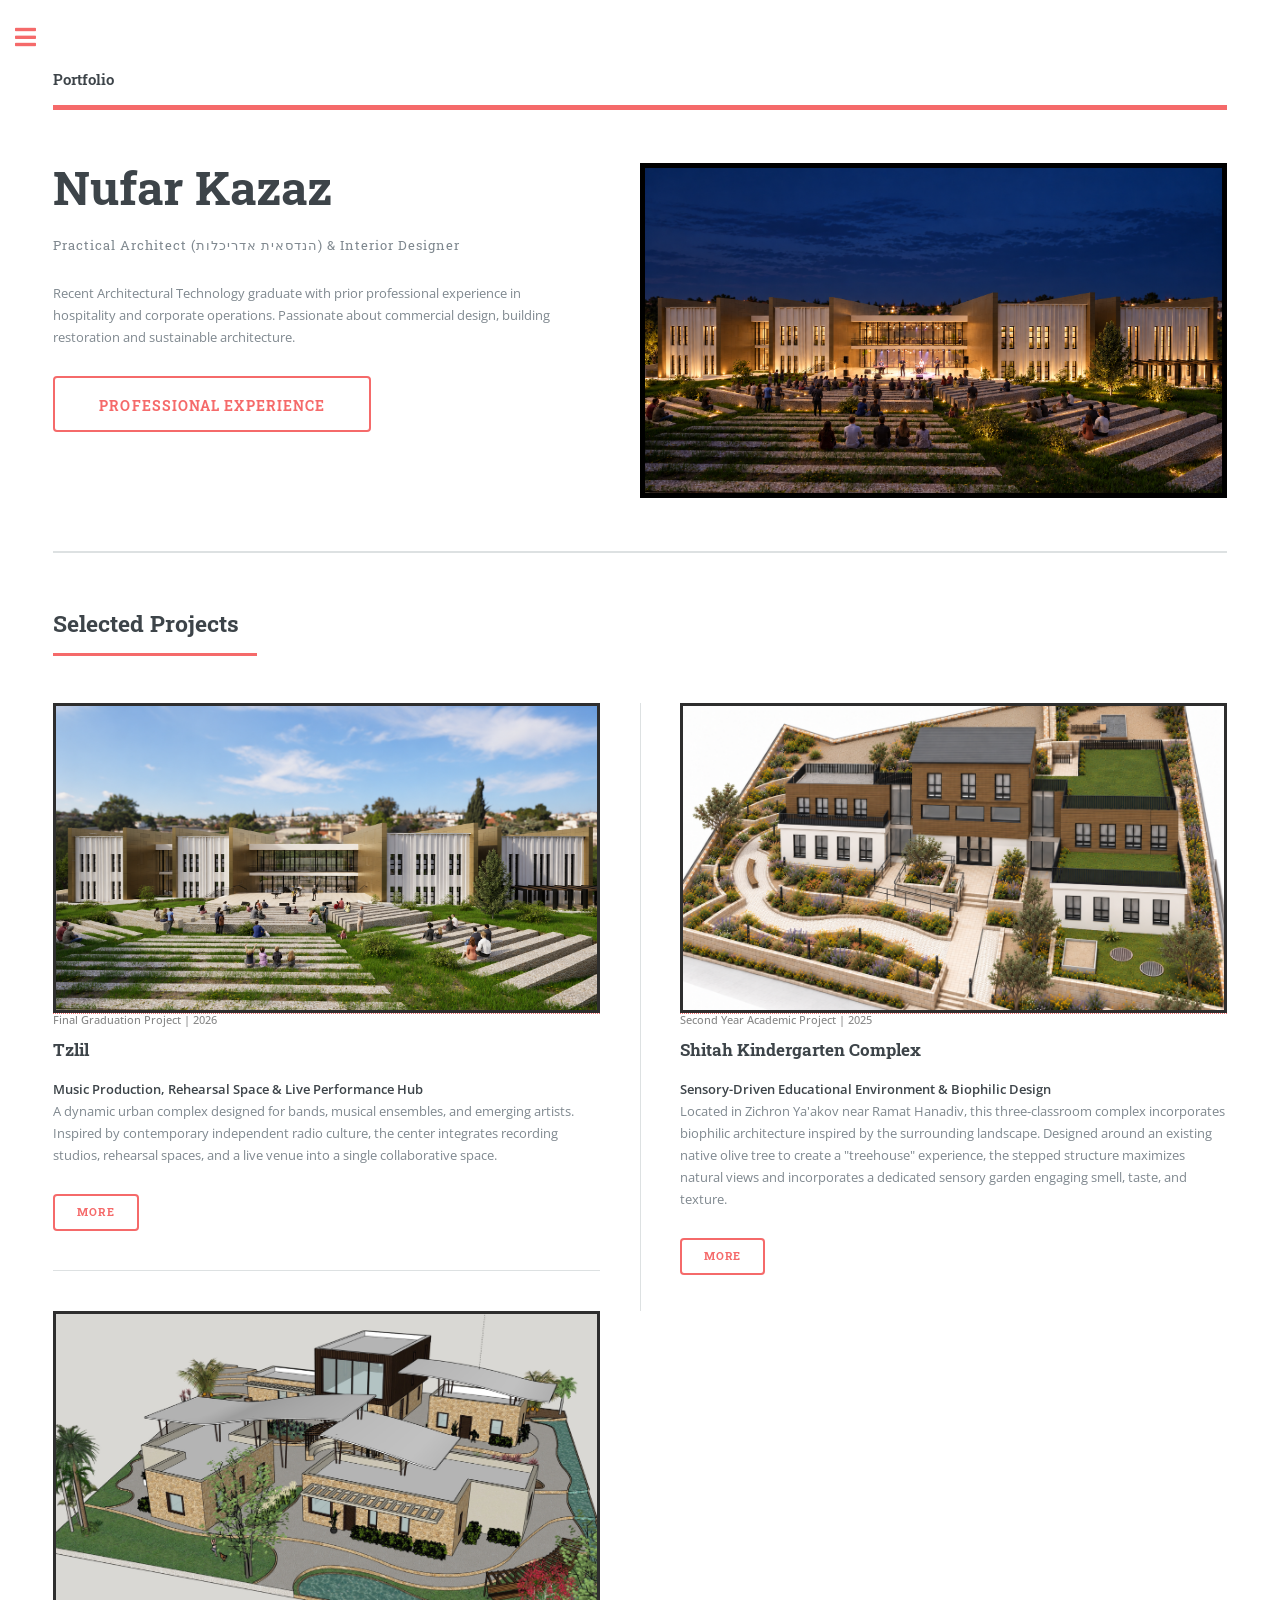
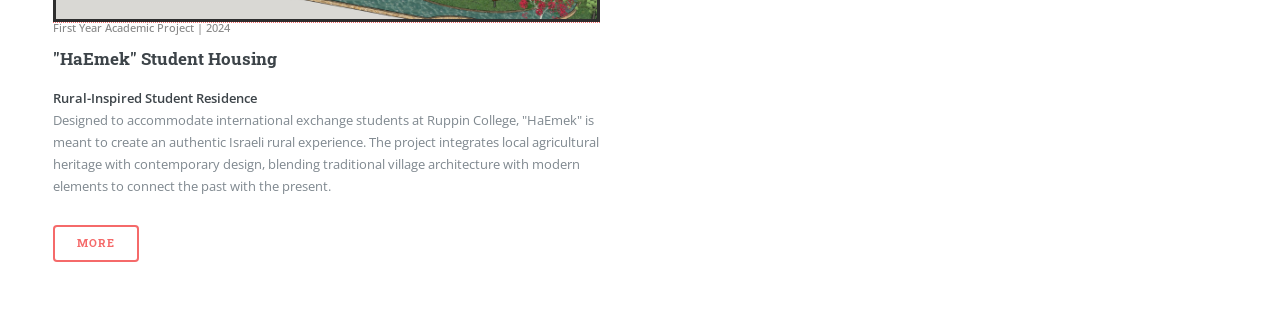
<file: index.html>
<!DOCTYPE HTML>
<!--
	Editorial by HTML5 UP
	html5up.net | @ajlkn
	Free for personal and commercial use under the CCA 3.0 license (html5up.net/license)
-->
<html>
	<head>
		<title>Nufar Kazaz | Portfolio</title>
		<meta charset="utf-8" />
		<meta name="viewport" content="width=device-width, initial-scale=1, user-scalable=no" />
		<link rel="stylesheet" href="assets/css/main.css?v=2" />
	</head>
	<body class="is-preload">

		<!-- Wrapper -->
			<div id="wrapper">

				<!-- Main -->
					<div id="main">
						<div class="inner">

							<!-- Header -->
								<header id="header">
									<a href="index.html" class="logo"><strong>Portfolio</strong></a>
									<!-- <ul class="icons">
										<li><a href="#" class="icon brands fa-twitter"><span class="label">Twitter</span></a></li>
										<li><a href="#" class="icon brands fa-facebook-f"><span class="label">Facebook</span></a></li>
										<li><a href="#" class="icon brands fa-snapchat-ghost"><span class="label">Snapchat</span></a></li>
										<li><a href="#" class="icon brands fa-instagram"><span class="label">Instagram</span></a></li>
										<li><a href="#" class="icon brands fa-medium-m"><span class="label">Medium</span></a></li>
									</ul> -->
								</header>

							<!-- Banner -->
								<section id="banner">
									<div class="content">
										<header>
											<h1>Nufar Kazaz</h1>
											<p style="text-transform: none;">Practical Architect (הנדסאית אדריכלות) & Interior Designer</p>
										</header>
										<p><p>Recent Architectural Technology graduate with prior professional experience in hospitality and corporate operations. Passionate about commercial design, building restoration and sustainable architecture.</p>
										<ul class="actions">
  <li>
    <a href="#" class="button big" id="cvButton">Professional Experience</a>
  </li>
</ul>
									</div>
									<span class="image object" style="border-radius: 0 !important; border: none !important; height: auto !important; background: transparent !important;">
										<img src="images/tzlil_night_render.png" alt="Tzlil Music Complex - Night View" style="border-radius: 0 !important; border: 5px solid #000000 !important; width: 100% !important; height: auto !important; display: block !important;" />
									</span>
								</section>

							<!-- Section: Selected Projects -->
								<section>
									<header class="major">
										<h2>Selected Projects</h2>
									</header>
									<div class="posts">
										<article>
											<a href="tzlil.html" class="image fit"><img src="images/tzlil-cover.png" alt="Tzlil Music Center" /></a>
											<span class="project-tag">Final Graduation Project | 2026</span>
											<h3>Tzlil</h3>
											<p><strong>Music Production, Rehearsal Space & Live Performance Hub</strong><br />
    A dynamic urban complex designed for bands, musical ensembles, and emerging artists. Inspired by contemporary independent radio culture, the center integrates recording studios, rehearsal spaces, and a live venue into a single collaborative space.</p>
											<ul class="actions">
												<li><a href="tzlil.html" class="button">More</a></li>
											</ul>
										</article>
										<article>
											<a href="kindergarten.html" class="image fit"><img src="images/Kindergarten-Complex.png" alt="Shitah Kindergarten Complex" /></a>
											<span class="project-tag">Second Year Academic Project | 2025</span>
											<h3>Shitah Kindergarten Complex</h3>
											<p><strong>Sensory-Driven Educational Environment &amp; Biophilic Design</strong><br />
	Located in Zichron Ya'akov near Ramat Hanadiv, this three-classroom complex incorporates biophilic architecture inspired by the surrounding landscape. Designed around an existing native olive tree to create a "treehouse" experience, the stepped structure maximizes natural views and incorporates a dedicated sensory garden engaging smell, taste, and texture.</p>
											<ul class="actions">
												<li><a href="kindergarten.html" class="button">More</a></li>
											</ul>
										</article>
										<article>
											<a href="haemek.html" class="image fit"><img src="images/haemek-cover.png" alt="HaEmek Student Housing" /></a>
											<span class="project-tag">First Year Academic Project | 2024</span>
											<h3>"HaEmek" Student Housing</h3>
											<p><strong>Rural-Inspired Student Residence</strong><br />
											Designed to accommodate international exchange students at Ruppin College, "HaEmek" is meant to create an authentic Israeli rural experience. The project integrates local agricultural heritage with contemporary design, blending traditional village architecture with modern elements to connect the past with the present.</p>
											<ul class="actions">
												<li><a href="haemek.html" class="button">More</a></li>
											</ul>
										</article>
									</div>
								</section>

						</div>
					</div>

				<!-- Sidebar -->
					<div id="sidebar">
						<div class="inner">

							<!-- Search -->
								<section id="search" class="alt">
									<form method="post" action="#">
										<input type="text" name="query" id="query" placeholder="Search" />
									</form>
								</section>

							<!-- Menu -->
								<nav id="menu">
  <header class="major">
    <h2>Menu</h2>
  </header>
  <ul>
    <li><a href="index.html">Homepage</a></li>
    <li>
      <span class="opener">Academic Projects</span>
      <ul>
        <li><a href="tzlil.html">Tzlil Music Center</a></li>
        <li><a href="kindergarten.html">Shitah Kindergarten</a></li>
        <li><a href="haemek.html">HaEmek Student Housing</a></li>
      </ul>
    </li>
    <li><a href="about.html">About Me</a></li>
  </ul>
</nav>					
							<!-- Section -->
								<section>
									<header class="major">
										<h2>Get in touch</h2>
									</header>					
									<ul class="contact">
										<li class="icon solid fa-envelope"><a href="#">NufarKazaz@gmail.com</a></li>
										<li class="icon solid fa-phone">(+972) (0)52-6721467</li>
										<li class="icon solid fa-home">Ein Carmel<br />
										Israel</li>
									</ul>
								</section>

						 <!-- Footer -->
    <footer id="footer">
      <p class="copyright">&copy; Nufar Kazaz. All rights reserved. Design: <a href="https://html5up.net">HTML5 UP</a>.</p>
    </footer>

						</div>
					</div>

			</div>

		<!-- Scripts -->
			<script src="assets/js/jquery.min.js"></script>
			<script src="assets/js/browser.min.js"></script>
			<script src="assets/js/breakpoints.min.js"></script>
			<script src="assets/js/util.js"></script>
			<script src="assets/js/main.js"></script>

<style>
#cvButton {
  background: transparent !important;
  border: 2px solid #f56a6a !important;
  border-radius: 4px !important;
  box-shadow: none !important;
  color: #f56a6a !important;
  padding: 0 2.75rem !important;
  height: 3.5rem !important;
  line-height: 3.5rem !important;
  font-size: 0.9rem !important;
  text-decoration: none !important;
  display: inline-block !important;
  cursor: pointer !important;
  outline: none !important;
}

#cvButton:hover,
#cvButton:focus,
#cvButton:active {
  background: transparent !important;
  border: 2px solid #f56a6a !important;
  border-radius: 4px !important;
  box-shadow: none !important;
  color: #f56a6a !important;
  outline: none !important;
}
  .cv-modal {
    position: fixed;
    inset: 0;
    background: rgba(0, 0, 0, 0.7);
    display: none;
    align-items: center;
    justify-content: center;
    z-index: 9999;
    padding: 20px;
  }

  .cv-modal.open {
    display: flex;
  }

  .cv-modal-content {
    position: relative;
    width: min(1000px, 90vw);
    height: min(90vh, 900px);
    background: #fff;
    border-radius: 10px;
    overflow: visible;
    box-shadow: 0 20px 40px rgba(0, 0, 0, 0.25);
  }

  .cv-modal-content iframe {
    width: 100%;
    height: 100%;
    border: 0;
    background: #fff;
    border-radius: 10px;
  }

  .cv-close {
    position: absolute;
    top: -32px;
    right: -10px;
    z-index: 2;
    border: none;
    background: transparent;
    color: #fff;
    width: auto;
    height: auto;
    border-radius: 0;
    font-size: 34px;
    line-height: 1;
    cursor: pointer;
    padding: 0;
    box-shadow: none;
  }

  .cv-close:hover,
  .cv-close:focus {
    color: #f0f0f0;
    outline: none;
    background: transparent;
  }

	.cv-mobile-pages {
    display: none;
  }

  @media screen and (max-width: 736px) {
    .cv-modal-content {
      width: 96vw;
      height: 86vh;
      height: 86dvh;
    }

    .cv-modal-content iframe {
      display: none;
    }

    .cv-mobile-pages {
      display: block;
      width: 100%;
      height: 100%;
      overflow-y: auto;
      -webkit-overflow-scrolling: touch;
      overscroll-behavior: contain;
      padding: 10px;
      background: #525659;
      border-radius: 10px;
    }

    .cv-mobile-pages canvas {
      display: block;
      max-width: 100%;
      height: auto;
      margin: 0 auto 12px;
      background: #fff;
    }

	  @media screen and (max-width: 736px) {
  #banner .image {
    margin-bottom: 0.5em !important;
  }
}
	
</style>

<div id="cvModal" class="cv-modal" aria-hidden="true">
  <div class="cv-modal-content" role="dialog" aria-modal="true" aria-label="CV Viewer">
    <button type="button" class="cv-close" aria-label="Close CV">×</button>
  <iframe src="files/Nufar-Kazaz-CV.pdf" title="Nufar Kazaz CV"></iframe>
<div id="cvMobilePages" class="cv-mobile-pages" aria-label="Scrollable CV pages"></div>
  </div>
</div>

<script>
  (function () {
    var cvButton = document.getElementById('cvButton');
    var cvModal = document.getElementById('cvModal');
    var closeButton = document.querySelector('.cv-close');
    var mobilePages = document.getElementById('cvMobilePages');
    var mobileScreen = window.matchMedia('(max-width: 736px)');
    var pdfLibraryPromise;
    var renderPromise;

    function loadPdfLibrary() {
      if (!pdfLibraryPromise) {
        pdfLibraryPromise = new Promise(function (resolve, reject) {
          var script = document.createElement('script');
          script.src = 'https://cdnjs.cloudflare.com/ajax/libs/pdf.js/3.11.174/pdf.min.js';
          script.onload = resolve;
          script.onerror = reject;
          document.head.appendChild(script);
        });
      }

      return pdfLibraryPromise;
    }

    async function renderMobilePdf() {
      if (renderPromise) {
        return renderPromise;
      }

      renderPromise = (async function () {
        mobilePages.textContent = 'Loading CV…';

        try {
          await loadPdfLibrary();

          pdfjsLib.GlobalWorkerOptions.workerSrc =
            'https://cdnjs.cloudflare.com/ajax/libs/pdf.js/3.11.174/pdf.worker.min.js';

          var pdf = await pdfjsLib.getDocument('files/Nufar-Kazaz-CV.pdf').promise;
          mobilePages.replaceChildren();

          for (var pageNumber = 1; pageNumber <= pdf.numPages; pageNumber++) {
            var page = await pdf.getPage(pageNumber);
            var baseViewport = page.getViewport({ scale: 1 });
            var scale = Math.min((mobilePages.clientWidth - 20) / baseViewport.width, 1.5);
            var viewport = page.getViewport({ scale: scale });
            var pixelRatio = window.devicePixelRatio || 1;
            var canvas = document.createElement('canvas');
            var context = canvas.getContext('2d');

            canvas.width = Math.floor(viewport.width * pixelRatio);
            canvas.height = Math.floor(viewport.height * pixelRatio);
            canvas.style.width = viewport.width + 'px';
            canvas.style.height = viewport.height + 'px';
            mobilePages.appendChild(canvas);

            await page.render({
              canvasContext: context,
              viewport: viewport,
              transform: pixelRatio === 1
                ? null
                : [pixelRatio, 0, 0, pixelRatio, 0, 0]
            }).promise;
          }
        } catch (error) {
          console.error('Could not display the CV on mobile:', error);
          renderPromise = null;
          mobilePages.textContent = 'The CV could not be loaded. Please try again.';
        }
      }());

      return renderPromise;
    }

    function closeModal() {
      cvModal.classList.remove('open');
      cvModal.setAttribute('aria-hidden', 'true');
    }

    cvButton.addEventListener('click', function (event) {
      event.preventDefault();
      cvModal.classList.add('open');
      cvModal.setAttribute('aria-hidden', 'false');

      if (mobileScreen.matches && !mobilePages.hasChildNodes()) {
        renderMobilePdf();
      }
    });

    closeButton.addEventListener('click', closeModal);

    cvModal.addEventListener('click', function (event) {
      if (event.target === cvModal) {
        closeModal();
      }
    });

    document.addEventListener('keydown', function (event) {
      if (event.key === 'Escape' && cvModal.classList.contains('open')) {
        closeModal();
      }
    });
  }());
</script>
		
	</body>
</html>
</file>
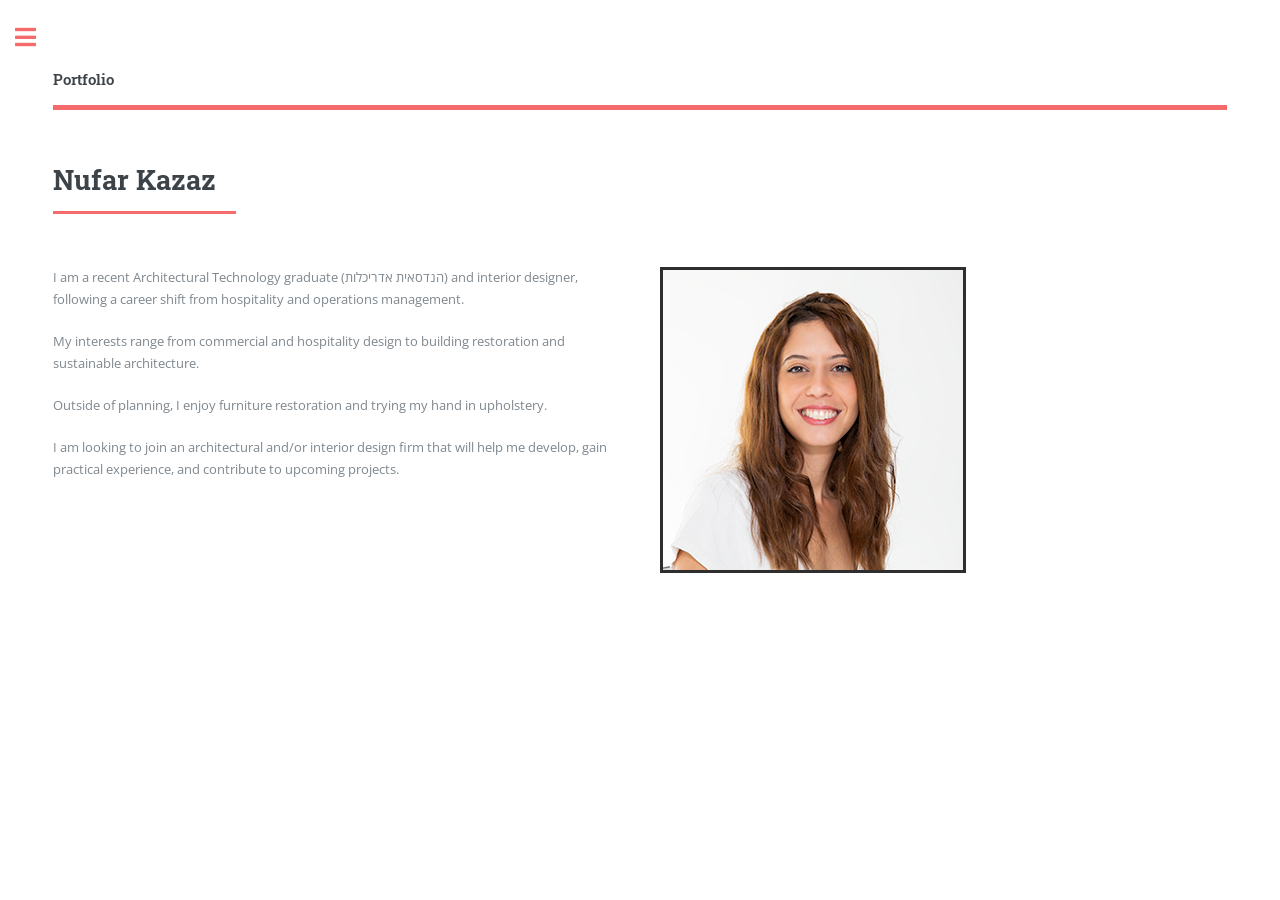
<file: about.html>
<!DOCTYPE HTML>
<html>
	<head>
		<title>Nufar Kazaz | About Me</title>
		<meta charset="utf-8" />
		<meta name="viewport" content="width=device-width, initial-scale=1, user-scalable=no" />
		<link rel="stylesheet" href="assets/css/main.css?v=2" />
		<style>
		.about-columns {
				display: grid;
				grid-template-columns: 1fr 1fr;
				gap: 3em;
				align-items: stretch;
			}

			.about-text p {
				margin-bottom: 1.5em;
			}

			.about-photo {
				position: relative;
				min-width: 0;
			}

			.about-photo img {
				position: absolute;
				top: 0;
				left: 0;
				display: block;
				height: 100%;
				width: auto;
				max-width: 100%;
				object-fit: contain;
				object-position: top left;
			}

			.about-page-title {
				font-size: 2em;
			}

			@media screen and (max-width: 736px) {
				.about-columns {
					grid-template-columns: 1fr;
					gap: 1.5em;
				}

				.about-photo img {
					position: static;
					width: auto;
					height: auto;
					max-width: 100%;
				}
			}
		</style>
	</head>
	<body class="is-preload">
		<div id="wrapper">
			<div id="main">
				<div class="inner">
					<header id="header">
						<a href="index.html" class="logo"><strong>Portfolio</strong></a>
					</header>

					<section>
						<header class="major">
						<h1 class="about-page-title">Nufar Kazaz</h1>
						</header>

						<div class="about-columns">
							<div class="about-text">
								<p>I am a recent Architectural Technology graduate (הנדסאית אדריכלות) and interior designer, following a career shift from hospitality and operations management.</p>

								<p>My interests range from commercial and hospitality design to building restoration and sustainable architecture.</p>

								<p>Outside of planning, I enjoy furniture restoration and trying my hand in upholstery.</p>

								<p>I am looking to join an architectural and/or interior design firm that will help me develop, gain practical experience, and contribute to upcoming projects.</p>
							</div>

						<div class="about-photo">
								<img src="images/Nufar-Kazaz.png" alt="Nufar Kazaz" />
							</div>
						</div>
					</section>
				</div>
			</div>

			<div id="sidebar">
				<div class="inner">
					<nav id="menu">
						<header class="major">
							<h2>Menu</h2>
						</header>
						<ul>
							<li><a href="index.html">Homepage</a></li>
							<li>
								<span class="opener">Academic Projects</span>
								<ul>
									<li><a href="tzlil.html">Tzlil Music Center</a></li>
									<li><a href="kindergarten.html">Shitah Kindergarten</a></li>
									<li><a href="haemek.html">HaEmek Student Housing</a></li>
								</ul>
							</li>
							<li><a href="about.html">About Me</a></li>
						</ul>
					</nav>

					<section>
						<header class="major">
							<h2>Get in touch</h2>
						</header>
						<ul class="contact">
							<li class="icon solid fa-envelope"><a href="mailto:NufarKazaz@gmail.com">NufarKazaz@gmail.com</a></li>
							<li class="icon solid fa-phone">(+972) (0)52-6721467</li>
							<li class="icon solid fa-home">Ein Carmel<br />Israel</li>
						</ul>
					</section>

					<footer id="footer">
						<p class="copyright">&copy; Nufar Kazaz. All rights reserved. Design: <a href="https://html5up.net">HTML5 UP</a>.</p>
					</footer>
				</div>
			</div>
		</div>

		<script src="assets/js/jquery.min.js"></script>
		<script src="assets/js/browser.min.js"></script>
		<script src="assets/js/breakpoints.min.js"></script>
		<script src="assets/js/util.js"></script>
		<script src="assets/js/main.js"></script>
	</body>
</html>
</file>
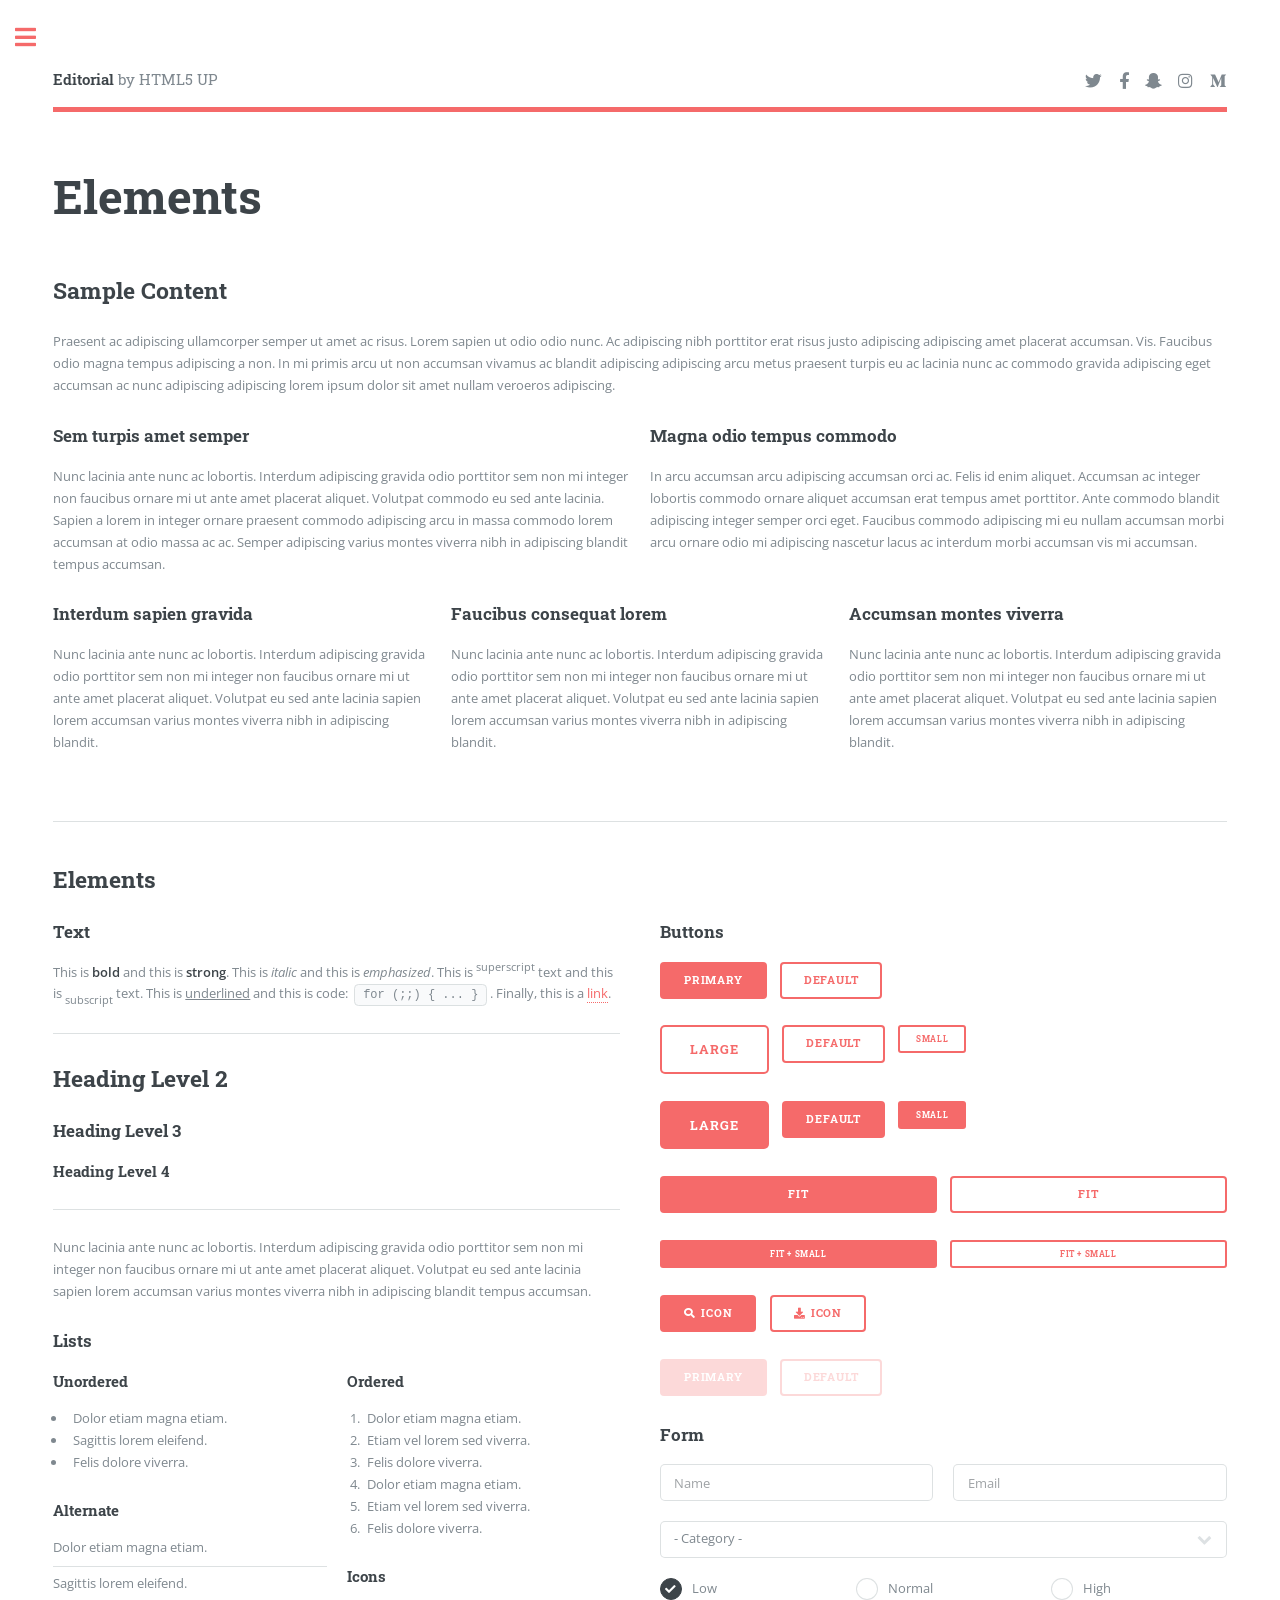
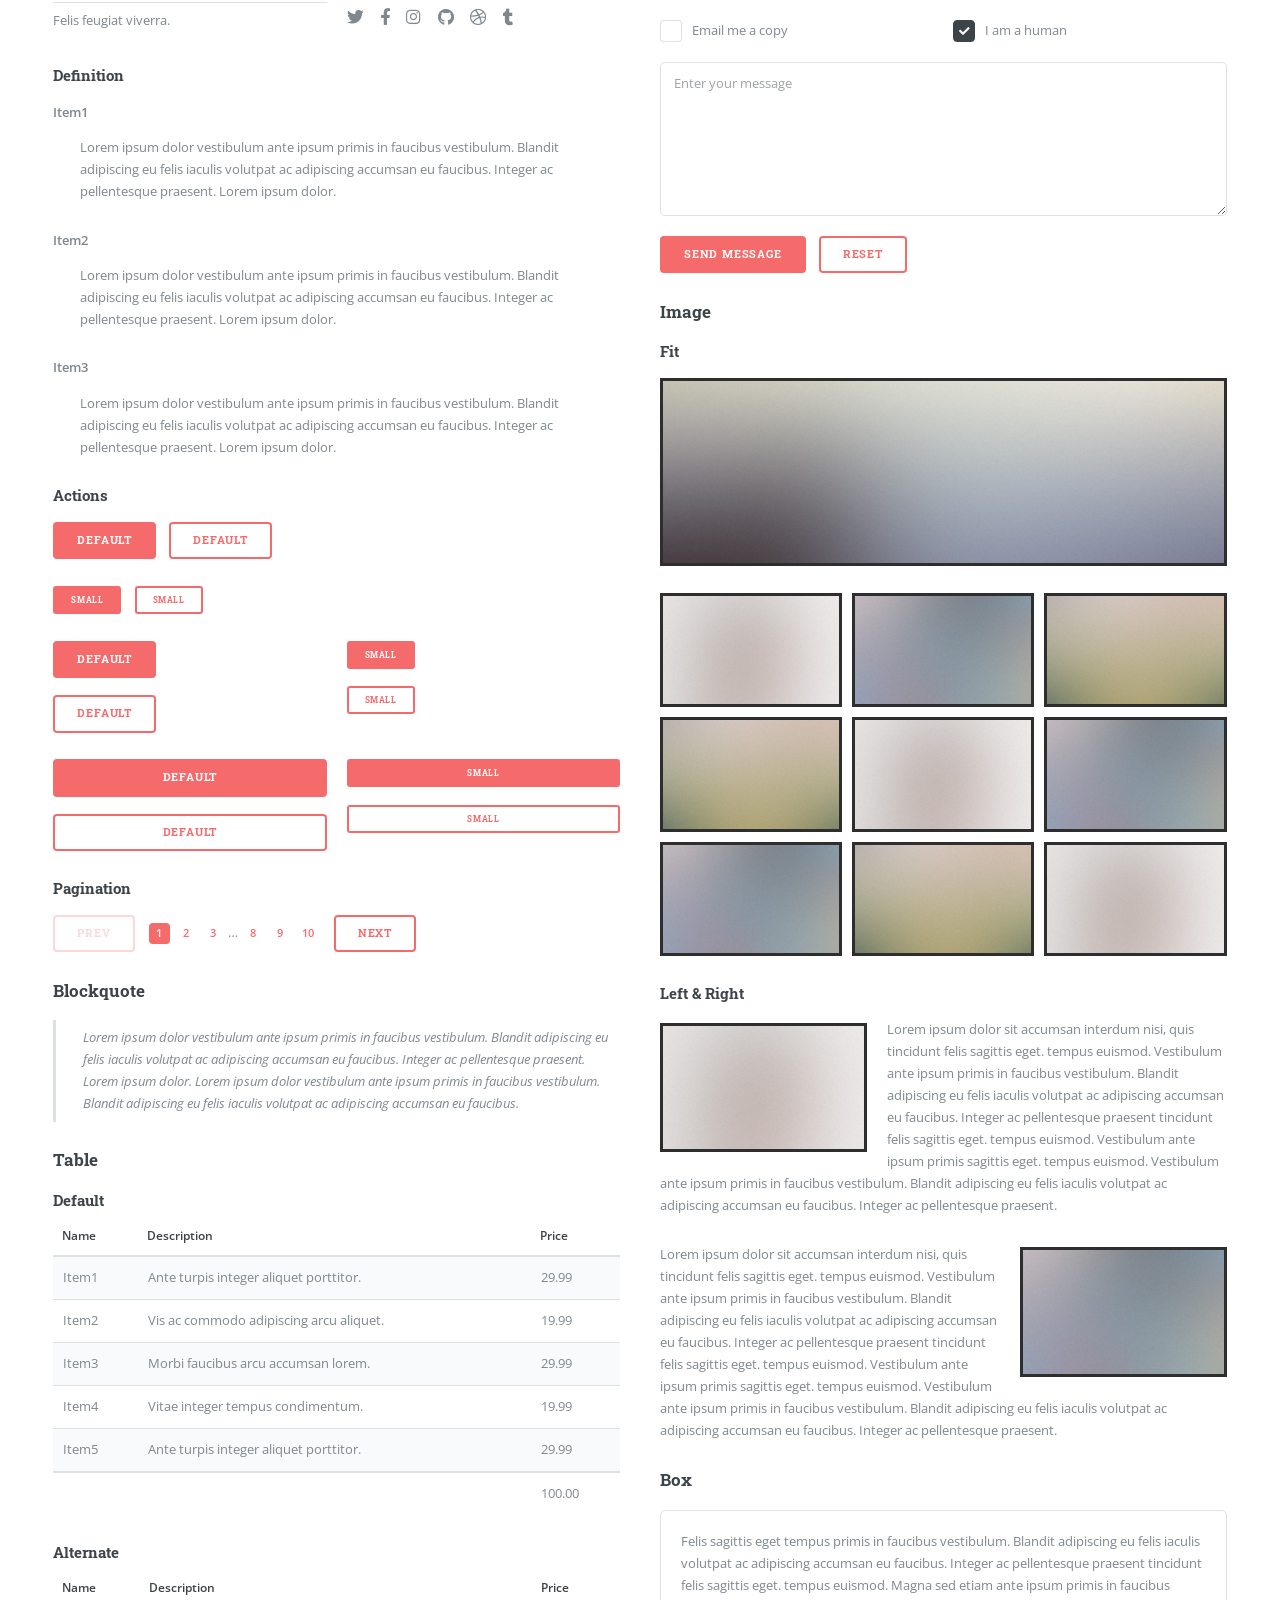
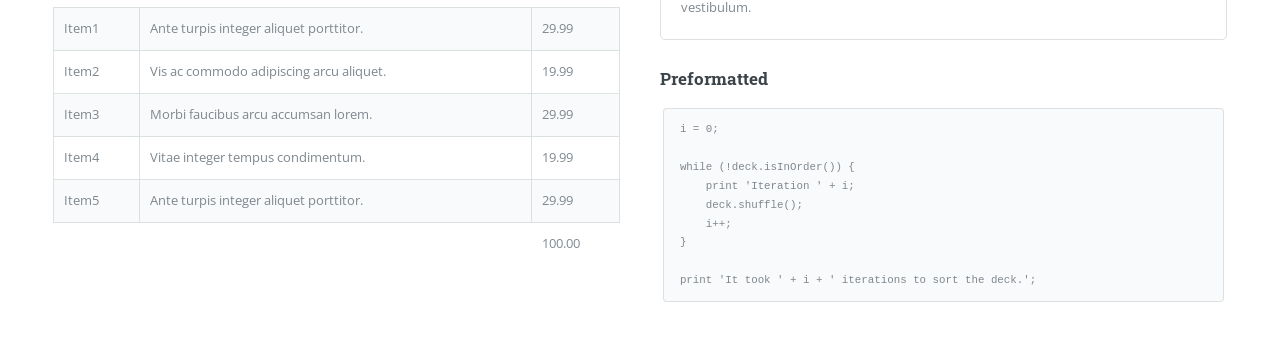
<file: elements.html>
<!DOCTYPE HTML>
<!--
	Editorial by HTML5 UP
	html5up.net | @ajlkn
	Free for personal and commercial use under the CCA 3.0 license (html5up.net/license)
-->
<html>
	<head>
		<title>Elements - Editorial by HTML5 UP</title>
		<meta charset="utf-8" />
		<meta name="viewport" content="width=device-width, initial-scale=1, user-scalable=no" />
		<link rel="stylesheet" href="assets/css/main.css" />
	</head>
	<body class="is-preload">

		<!-- Wrapper -->
			<div id="wrapper">

				<!-- Main -->
					<div id="main">
						<div class="inner">

							<!-- Header -->
								<header id="header">
									<a href="index.html" class="logo"><strong>Editorial</strong> by HTML5 UP</a>
									<ul class="icons">
										<li><a href="#" class="icon brands fa-twitter"><span class="label">Twitter</span></a></li>
										<li><a href="#" class="icon brands fa-facebook-f"><span class="label">Facebook</span></a></li>
										<li><a href="#" class="icon brands fa-snapchat-ghost"><span class="label">Snapchat</span></a></li>
										<li><a href="#" class="icon brands fa-instagram"><span class="label">Instagram</span></a></li>
										<li><a href="#" class="icon brands fa-medium-m"><span class="label">Medium</span></a></li>
									</ul>
								</header>

							<!-- Content -->
								<section>
									<header class="main">
										<h1>Elements</h1>
									</header>

									<!-- Content -->
										<h2 id="content">Sample Content</h2>
										<p>Praesent ac adipiscing ullamcorper semper ut amet ac risus. Lorem sapien ut odio odio nunc. Ac adipiscing nibh porttitor erat risus justo adipiscing adipiscing amet placerat accumsan. Vis. Faucibus odio magna tempus adipiscing a non. In mi primis arcu ut non accumsan vivamus ac blandit adipiscing adipiscing arcu metus praesent turpis eu ac lacinia nunc ac commodo gravida adipiscing eget accumsan ac nunc adipiscing adipiscing lorem ipsum dolor sit amet nullam veroeros adipiscing.</p>
										<div class="row">
											<div class="col-6 col-12-small">
												<h3>Sem turpis amet semper</h3>
												<p>Nunc lacinia ante nunc ac lobortis. Interdum adipiscing gravida odio porttitor sem non mi integer non faucibus ornare mi ut ante amet placerat aliquet. Volutpat commodo eu sed ante lacinia. Sapien a lorem in integer ornare praesent commodo adipiscing arcu in massa commodo lorem accumsan at odio massa ac ac. Semper adipiscing varius montes viverra nibh in adipiscing blandit tempus accumsan.</p>
											</div>
											<div class="col-6 col-12-small">
												<h3>Magna odio tempus commodo</h3>
												<p>In arcu accumsan arcu adipiscing accumsan orci ac. Felis id enim aliquet. Accumsan ac integer lobortis commodo ornare aliquet accumsan erat tempus amet porttitor. Ante commodo blandit adipiscing integer semper orci eget. Faucibus commodo adipiscing mi eu nullam accumsan morbi arcu ornare odio mi adipiscing nascetur lacus ac interdum morbi accumsan vis mi accumsan.</p>
											</div>
											<!-- Break -->
											<div class="col-4 col-12-medium">
												<h3>Interdum sapien gravida</h3>
												<p>Nunc lacinia ante nunc ac lobortis. Interdum adipiscing gravida odio porttitor sem non mi integer non faucibus ornare mi ut ante amet placerat aliquet. Volutpat eu sed ante lacinia sapien lorem accumsan varius montes viverra nibh in adipiscing blandit.</p>
											</div>
											<div class="col-4 col-12-medium">
												<h3>Faucibus consequat lorem</h3>
												<p>Nunc lacinia ante nunc ac lobortis. Interdum adipiscing gravida odio porttitor sem non mi integer non faucibus ornare mi ut ante amet placerat aliquet. Volutpat eu sed ante lacinia sapien lorem accumsan varius montes viverra nibh in adipiscing blandit.</p>
											</div>
											<div class="col-4 col-12-medium">
												<h3>Accumsan montes viverra</h3>
												<p>Nunc lacinia ante nunc ac lobortis. Interdum adipiscing gravida odio porttitor sem non mi integer non faucibus ornare mi ut ante amet placerat aliquet. Volutpat eu sed ante lacinia sapien lorem accumsan varius montes viverra nibh in adipiscing blandit.</p>
											</div>
										</div>

									<hr class="major" />

									<!-- Elements -->
										<h2 id="elements">Elements</h2>
										<div class="row gtr-200">
											<div class="col-6 col-12-medium">

												<!-- Text stuff -->
													<h3>Text</h3>
													<p>This is <b>bold</b> and this is <strong>strong</strong>. This is <i>italic</i> and this is <em>emphasized</em>.
													This is <sup>superscript</sup> text and this is <sub>subscript</sub> text.
													This is <u>underlined</u> and this is code: <code>for (;;) { ... }</code>.
													Finally, this is a <a href="#">link</a>.</p>
													<hr />
													<h2>Heading Level 2</h2>
													<h3>Heading Level 3</h3>
													<h4>Heading Level 4</h4>
													<hr />
													<p>Nunc lacinia ante nunc ac lobortis. Interdum adipiscing gravida odio porttitor sem non mi integer non faucibus ornare mi ut ante amet placerat aliquet. Volutpat eu sed ante lacinia sapien lorem accumsan varius montes viverra nibh in adipiscing blandit tempus accumsan.</p>

												<!-- Lists -->
													<h3>Lists</h3>
													<div class="row">
														<div class="col-6 col-12-small">

															<h4>Unordered</h4>
															<ul>
																<li>Dolor etiam magna etiam.</li>
																<li>Sagittis lorem eleifend.</li>
																<li>Felis dolore viverra.</li>
															</ul>

															<h4>Alternate</h4>
															<ul class="alt">
																<li>Dolor etiam magna etiam.</li>
																<li>Sagittis lorem eleifend.</li>
																<li>Felis feugiat viverra.</li>
															</ul>

														</div>
														<div class="col-6 col-12-small">

															<h4>Ordered</h4>
															<ol>
																<li>Dolor etiam magna etiam.</li>
																<li>Etiam vel lorem sed viverra.</li>
																<li>Felis dolore viverra.</li>
																<li>Dolor etiam magna etiam.</li>
																<li>Etiam vel lorem sed viverra.</li>
																<li>Felis dolore viverra.</li>
															</ol>

															<h4>Icons</h4>
															<ul class="icons">
																<li><a href="#" class="icon brands fa-twitter"><span class="label">Twitter</span></a></li>
																<li><a href="#" class="icon brands fa-facebook-f"><span class="label">Facebook</span></a></li>
																<li><a href="#" class="icon brands fa-instagram"><span class="label">Instagram</span></a></li>
																<li><a href="#" class="icon brands fa-github"><span class="label">Github</span></a></li>
																<li><a href="#" class="icon brands fa-dribbble"><span class="label">Dribbble</span></a></li>
																<li><a href="#" class="icon brands fa-tumblr"><span class="label">Tumblr</span></a></li>
															</ul>

														</div>
													</div>
													<h4>Definition</h4>
													<dl>
														<dt>Item1</dt>
														<dd>
															<p>Lorem ipsum dolor vestibulum ante ipsum primis in faucibus vestibulum. Blandit adipiscing eu felis iaculis volutpat ac adipiscing accumsan eu faucibus. Integer ac pellentesque praesent. Lorem ipsum dolor.</p>
														</dd>
														<dt>Item2</dt>
														<dd>
															<p>Lorem ipsum dolor vestibulum ante ipsum primis in faucibus vestibulum. Blandit adipiscing eu felis iaculis volutpat ac adipiscing accumsan eu faucibus. Integer ac pellentesque praesent. Lorem ipsum dolor.</p>
														</dd>
														<dt>Item3</dt>
														<dd>
															<p>Lorem ipsum dolor vestibulum ante ipsum primis in faucibus vestibulum. Blandit adipiscing eu felis iaculis volutpat ac adipiscing accumsan eu faucibus. Integer ac pellentesque praesent. Lorem ipsum dolor.</p>
														</dd>
													</dl>

													<h4>Actions</h4>
													<ul class="actions">
														<li><a href="#" class="button primary">Default</a></li>
														<li><a href="#" class="button">Default</a></li>
													</ul>
													<ul class="actions small">
														<li><a href="#" class="button primary small">Small</a></li>
														<li><a href="#" class="button small">Small</a></li>
													</ul>
													<div class="row">
														<div class="col-6 col-12-small">
															<ul class="actions stacked">
																<li><a href="#" class="button primary">Default</a></li>
																<li><a href="#" class="button">Default</a></li>
															</ul>
														</div>
														<div class="col-6 col-12-small">
															<ul class="actions stacked">
																<li><a href="#" class="button primary small">Small</a></li>
																<li><a href="#" class="button small">Small</a></li>
															</ul>
														</div>
														<div class="col-6 col-12-small">
															<ul class="actions stacked">
																<li><a href="#" class="button primary fit">Default</a></li>
																<li><a href="#" class="button fit">Default</a></li>
															</ul>
														</div>
														<div class="col-6 col-12-small">
															<ul class="actions stacked">
																<li><a href="#" class="button primary small fit">Small</a></li>
																<li><a href="#" class="button small fit">Small</a></li>
															</ul>
														</div>
													</div>

													<h4>Pagination</h4>
													<ul class="pagination">
														<li><span class="button disabled">Prev</span></li>
														<li><a href="#" class="page active">1</a></li>
														<li><a href="#" class="page">2</a></li>
														<li><a href="#" class="page">3</a></li>
														<li><span>&hellip;</span></li>
														<li><a href="#" class="page">8</a></li>
														<li><a href="#" class="page">9</a></li>
														<li><a href="#" class="page">10</a></li>
														<li><a href="#" class="button">Next</a></li>
													</ul>

												<!-- Blockquote -->
													<h3>Blockquote</h3>
													<blockquote>Lorem ipsum dolor vestibulum ante ipsum primis in faucibus vestibulum. Blandit adipiscing eu felis iaculis volutpat ac adipiscing accumsan eu faucibus. Integer ac pellentesque praesent. Lorem ipsum dolor. Lorem ipsum dolor vestibulum ante ipsum primis in faucibus vestibulum. Blandit adipiscing eu felis iaculis volutpat ac adipiscing accumsan eu faucibus.</blockquote>

												<!-- Table -->
													<h3>Table</h3>

													<h4>Default</h4>
													<div class="table-wrapper">
														<table>
															<thead>
																<tr>
																	<th>Name</th>
																	<th>Description</th>
																	<th>Price</th>
																</tr>
															</thead>
															<tbody>
																<tr>
																	<td>Item1</td>
																	<td>Ante turpis integer aliquet porttitor.</td>
																	<td>29.99</td>
																</tr>
																<tr>
																	<td>Item2</td>
																	<td>Vis ac commodo adipiscing arcu aliquet.</td>
																	<td>19.99</td>
																</tr>
																<tr>
																	<td>Item3</td>
																	<td> Morbi faucibus arcu accumsan lorem.</td>
																	<td>29.99</td>
																</tr>
																<tr>
																	<td>Item4</td>
																	<td>Vitae integer tempus condimentum.</td>
																	<td>19.99</td>
																</tr>
																<tr>
																	<td>Item5</td>
																	<td>Ante turpis integer aliquet porttitor.</td>
																	<td>29.99</td>
																</tr>
															</tbody>
															<tfoot>
																<tr>
																	<td colspan="2"></td>
																	<td>100.00</td>
																</tr>
															</tfoot>
														</table>
													</div>

													<h4>Alternate</h4>
													<div class="table-wrapper">
														<table class="alt">
															<thead>
																<tr>
																	<th>Name</th>
																	<th>Description</th>
																	<th>Price</th>
																</tr>
															</thead>
															<tbody>
																<tr>
																	<td>Item1</td>
																	<td>Ante turpis integer aliquet porttitor.</td>
																	<td>29.99</td>
																</tr>
																<tr>
																	<td>Item2</td>
																	<td>Vis ac commodo adipiscing arcu aliquet.</td>
																	<td>19.99</td>
																</tr>
																<tr>
																	<td>Item3</td>
																	<td> Morbi faucibus arcu accumsan lorem.</td>
																	<td>29.99</td>
																</tr>
																<tr>
																	<td>Item4</td>
																	<td>Vitae integer tempus condimentum.</td>
																	<td>19.99</td>
																</tr>
																<tr>
																	<td>Item5</td>
																	<td>Ante turpis integer aliquet porttitor.</td>
																	<td>29.99</td>
																</tr>
															</tbody>
															<tfoot>
																<tr>
																	<td colspan="2"></td>
																	<td>100.00</td>
																</tr>
															</tfoot>
														</table>
													</div>

											</div>
											<div class="col-6 col-12-medium">

												<!-- Buttons -->
													<h3>Buttons</h3>
													<ul class="actions">
														<li><a href="#" class="button primary">Primary</a></li>
														<li><a href="#" class="button">Default</a></li>
													</ul>
													<ul class="actions">
														<li><a href="#" class="button large">Large</a></li>
														<li><a href="#" class="button">Default</a></li>
														<li><a href="#" class="button small">Small</a></li>
													</ul>
													<ul class="actions">
														<li><a href="#" class="button primary large">Large</a></li>
														<li><a href="#" class="button primary">Default</a></li>
														<li><a href="#" class="button primary small">Small</a></li>
													</ul>
													<ul class="actions fit">
														<li><a href="#" class="button primary fit">Fit</a></li>
														<li><a href="#" class="button fit">Fit</a></li>
													</ul>
													<ul class="actions fit small">
														<li><a href="#" class="button primary fit small">Fit + Small</a></li>
														<li><a href="#" class="button fit small">Fit + Small</a></li>
													</ul>
													<ul class="actions">
														<li><a href="#" class="button primary icon solid fa-search">Icon</a></li>
														<li><a href="#" class="button icon solid fa-download">Icon</a></li>
													</ul>
													<ul class="actions">
														<li><span class="button primary disabled">Primary</span></li>
														<li><span class="button disabled">Default</span></li>
													</ul>

												<!-- Form -->
													<h3>Form</h3>

													<form method="post" action="#">
														<div class="row gtr-uniform">
															<div class="col-6 col-12-xsmall">
																<input type="text" name="demo-name" id="demo-name" value="" placeholder="Name" />
															</div>
															<div class="col-6 col-12-xsmall">
																<input type="email" name="demo-email" id="demo-email" value="" placeholder="Email" />
															</div>
															<!-- Break -->
															<div class="col-12">
																<select name="demo-category" id="demo-category">
																	<option value="">- Category -</option>
																	<option value="1">Manufacturing</option>
																	<option value="1">Shipping</option>
																	<option value="1">Administration</option>
																	<option value="1">Human Resources</option>
																</select>
															</div>
															<!-- Break -->
															<div class="col-4 col-12-small">
																<input type="radio" id="demo-priority-low" name="demo-priority" checked>
																<label for="demo-priority-low">Low</label>
															</div>
															<div class="col-4 col-12-small">
																<input type="radio" id="demo-priority-normal" name="demo-priority">
																<label for="demo-priority-normal">Normal</label>
															</div>
															<div class="col-4 col-12-small">
																<input type="radio" id="demo-priority-high" name="demo-priority">
																<label for="demo-priority-high">High</label>
															</div>
															<!-- Break -->
															<div class="col-6 col-12-small">
																<input type="checkbox" id="demo-copy" name="demo-copy">
																<label for="demo-copy">Email me a copy</label>
															</div>
															<div class="col-6 col-12-small">
																<input type="checkbox" id="demo-human" name="demo-human" checked>
																<label for="demo-human">I am a human</label>
															</div>
															<!-- Break -->
															<div class="col-12">
																<textarea name="demo-message" id="demo-message" placeholder="Enter your message" rows="6"></textarea>
															</div>
															<!-- Break -->
															<div class="col-12">
																<ul class="actions">
																	<li><input type="submit" value="Send Message" class="primary" /></li>
																	<li><input type="reset" value="Reset" /></li>
																</ul>
															</div>
														</div>
													</form>

												<!-- Image -->
													<h3>Image</h3>

													<h4>Fit</h4>
													<span class="image fit"><img src="images/pic11.jpg" alt="" /></span>
													<div class="box alt">
														<div class="row gtr-50 gtr-uniform">
															<div class="col-4"><span class="image fit"><img src="images/pic01.jpg" alt="" /></span></div>
															<div class="col-4"><span class="image fit"><img src="images/pic02.jpg" alt="" /></span></div>
															<div class="col-4"><span class="image fit"><img src="images/pic03.jpg" alt="" /></span></div>
															<!-- Break -->
															<div class="col-4"><span class="image fit"><img src="images/pic03.jpg" alt="" /></span></div>
															<div class="col-4"><span class="image fit"><img src="images/pic01.jpg" alt="" /></span></div>
															<div class="col-4"><span class="image fit"><img src="images/pic02.jpg" alt="" /></span></div>
															<!-- Break -->
															<div class="col-4"><span class="image fit"><img src="images/pic02.jpg" alt="" /></span></div>
															<div class="col-4"><span class="image fit"><img src="images/pic03.jpg" alt="" /></span></div>
															<div class="col-4"><span class="image fit"><img src="images/pic01.jpg" alt="" /></span></div>
														</div>
													</div>

													<h4>Left &amp; Right</h4>
													<p><span class="image left"><img src="images/pic01.jpg" alt="" /></span>Lorem ipsum dolor sit accumsan interdum nisi, quis tincidunt felis sagittis eget. tempus euismod. Vestibulum ante ipsum primis in faucibus vestibulum. Blandit adipiscing eu felis iaculis volutpat ac adipiscing accumsan eu faucibus. Integer ac pellentesque praesent tincidunt felis sagittis eget. tempus euismod. Vestibulum ante ipsum primis sagittis eget. tempus euismod. Vestibulum ante ipsum primis in faucibus vestibulum. Blandit adipiscing eu felis iaculis volutpat ac adipiscing accumsan eu faucibus. Integer ac pellentesque praesent.</p>
													<p><span class="image right"><img src="images/pic02.jpg" alt="" /></span>Lorem ipsum dolor sit accumsan interdum nisi, quis tincidunt felis sagittis eget. tempus euismod. Vestibulum ante ipsum primis in faucibus vestibulum. Blandit adipiscing eu felis iaculis volutpat ac adipiscing accumsan eu faucibus. Integer ac pellentesque praesent tincidunt felis sagittis eget. tempus euismod. Vestibulum ante ipsum primis sagittis eget. tempus euismod. Vestibulum ante ipsum primis in faucibus vestibulum. Blandit adipiscing eu felis iaculis volutpat ac adipiscing accumsan eu faucibus. Integer ac pellentesque praesent.</p>

												<!-- Box -->
													<h3>Box</h3>
													<div class="box">
														<p>Felis sagittis eget tempus primis in faucibus vestibulum. Blandit adipiscing eu felis iaculis volutpat ac adipiscing accumsan eu faucibus. Integer ac pellentesque praesent tincidunt felis sagittis eget. tempus euismod. Magna sed etiam ante ipsum primis in faucibus vestibulum.</p>
													</div>

												<!-- Preformatted Code -->
													<h3>Preformatted</h3>
													<pre><code>i = 0;

while (!deck.isInOrder()) {
    print 'Iteration ' + i;
    deck.shuffle();
    i++;
}

print 'It took ' + i + ' iterations to sort the deck.';
</code></pre>

											</div>
										</div>

								</section>

						</div>
					</div>

				<!-- Sidebar -->
					<div id="sidebar">
						<div class="inner">

							<!-- Search -->
								<section id="search" class="alt">
									<form method="post" action="#">
										<input type="text" name="query" id="query" placeholder="Search" />
									</form>
								</section>

							<!-- Menu -->
								<nav id="menu">
									<header class="major">
										<h2>Menu</h2>
									</header>
									<ul>
										<li><a href="index.html">Homepage</a></li>
										<li><a href="generic.html">Generic</a></li>
										<li><a href="elements.html">Elements</a></li>
										<li>
											<span class="opener">Submenu</span>
											<ul>
												<li><a href="#">Lorem Dolor</a></li>
												<li><a href="#">Ipsum Adipiscing</a></li>
												<li><a href="#">Tempus Magna</a></li>
												<li><a href="#">Feugiat Veroeros</a></li>
											</ul>
										</li>
										<li><a href="#">Etiam Dolore</a></li>
										<li><a href="#">Adipiscing</a></li>
										<li>
											<span class="opener">Another Submenu</span>
											<ul>
												<li><a href="#">Lorem Dolor</a></li>
												<li><a href="#">Ipsum Adipiscing</a></li>
												<li><a href="#">Tempus Magna</a></li>
												<li><a href="#">Feugiat Veroeros</a></li>
											</ul>
										</li>
										<li><a href="#">Maximus Erat</a></li>
										<li><a href="#">Sapien Mauris</a></li>
										<li><a href="#">Amet Lacinia</a></li>
									</ul>
								</nav>

							<!-- Section -->
								<section>
									<header class="major">
										<h2>Ante interdum</h2>
									</header>
									<div class="mini-posts">
										<article>
											<a href="#" class="image"><img src="images/pic07.jpg" alt="" /></a>
											<p>Aenean ornare velit lacus, ac varius enim lorem ullamcorper dolore aliquam.</p>
										</article>
										<article>
											<a href="#" class="image"><img src="images/pic08.jpg" alt="" /></a>
											<p>Aenean ornare velit lacus, ac varius enim lorem ullamcorper dolore aliquam.</p>
										</article>
										<article>
											<a href="#" class="image"><img src="images/pic09.jpg" alt="" /></a>
											<p>Aenean ornare velit lacus, ac varius enim lorem ullamcorper dolore aliquam.</p>
										</article>
									</div>
									<ul class="actions">
										<li><a href="#" class="button">More</a></li>
									</ul>
								</section>

							<!-- Section -->
								<section>
									<header class="major">
										<h2>Get in touch</h2>
									</header>
									<p>Sed varius enim lorem ullamcorper dolore aliquam aenean ornare velit lacus, ac varius enim lorem ullamcorper dolore. Proin sed aliquam facilisis ante interdum. Sed nulla amet lorem feugiat tempus aliquam.</p>
									<ul class="contact">
										<li class="icon solid fa-envelope"><a href="#">information@untitled.tld</a></li>
										<li class="icon solid fa-phone">(000) 000-0000</li>
										<li class="icon solid fa-home">1234 Somewhere Road #8254<br />
										Nashville, TN 00000-0000</li>
									</ul>
								</section>

							<!-- Footer -->
								<footer id="footer">
									<p class="copyright">&copy; Untitled. All rights reserved. Demo Images: <a href="https://unsplash.com">Unsplash</a>. Design: <a href="https://html5up.net">HTML5 UP</a>.</p>
								</footer>

						</div>
					</div>

			</div>

		<!-- Scripts -->
			<script src="assets/js/jquery.min.js"></script>
			<script src="assets/js/browser.min.js"></script>
			<script src="assets/js/breakpoints.min.js"></script>
			<script src="assets/js/util.js"></script>
			<script src="assets/js/main.js"></script>

	</body>
</html>
</file>
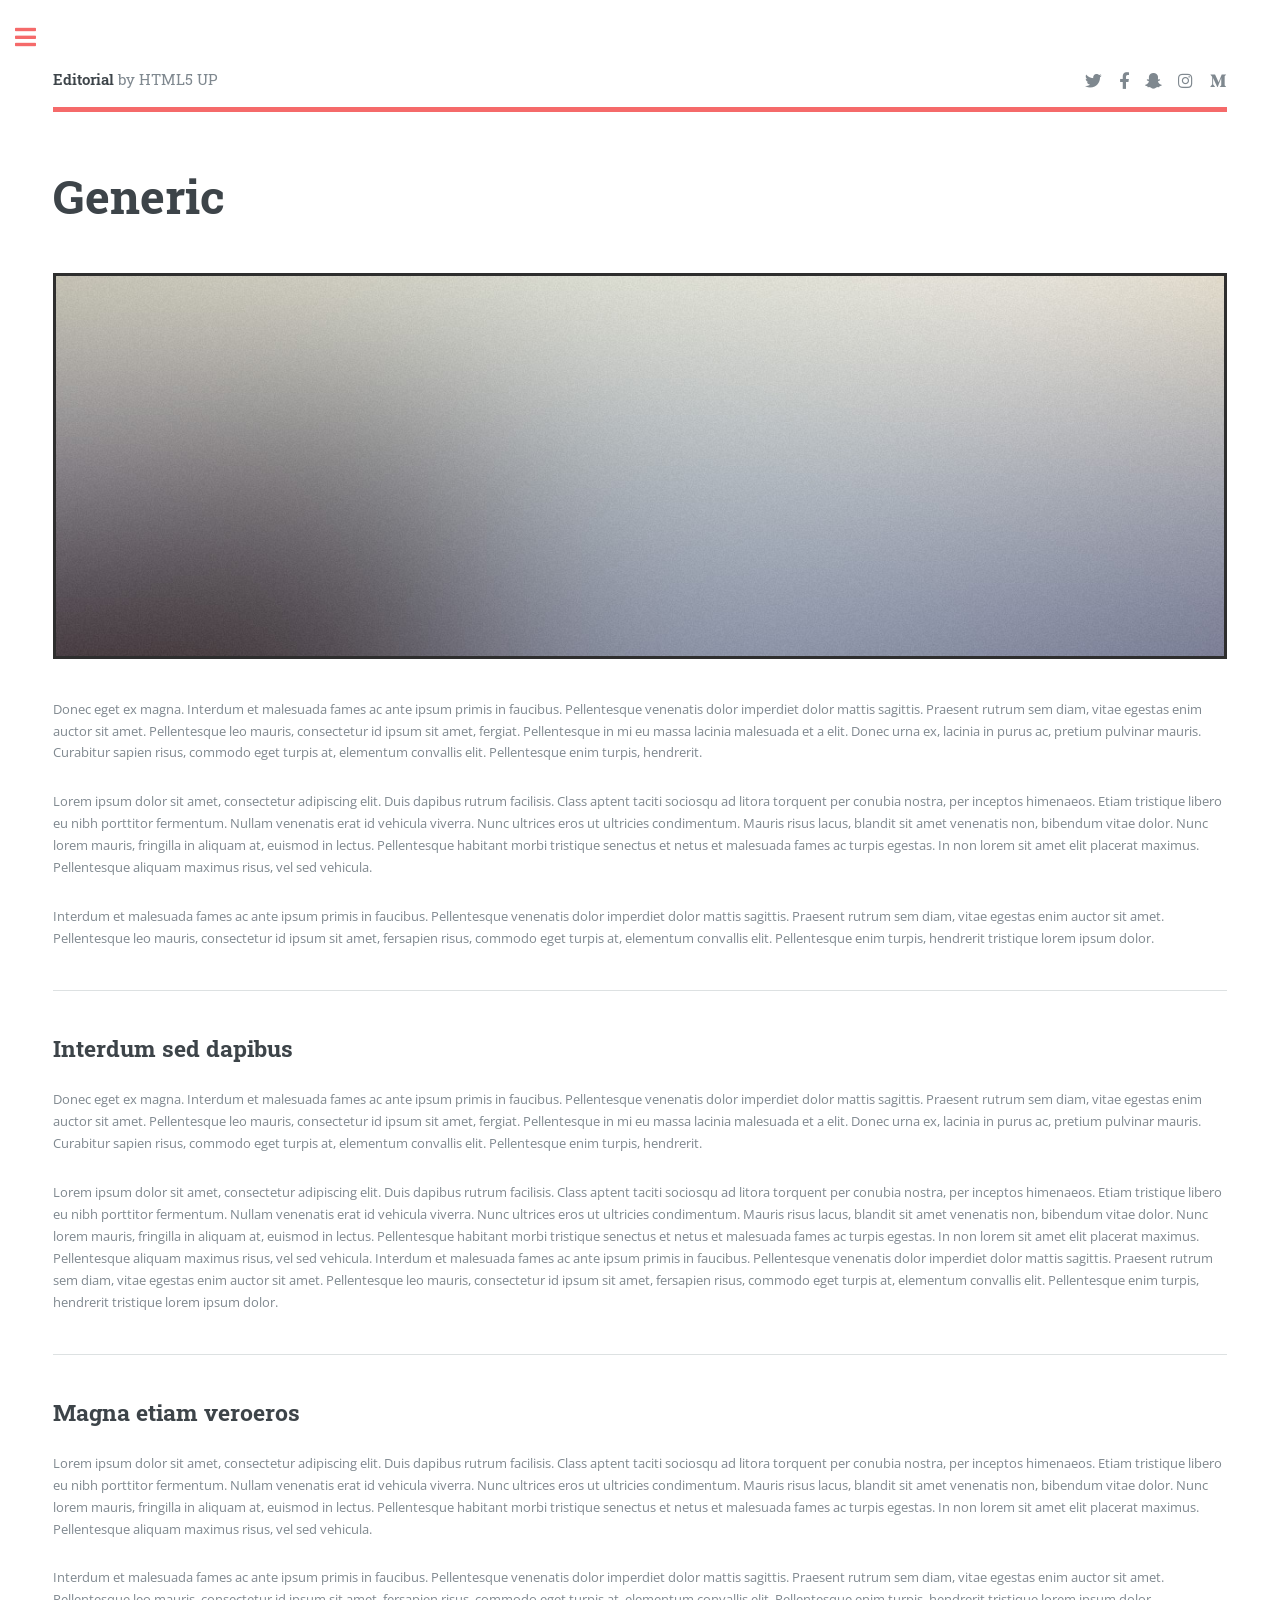
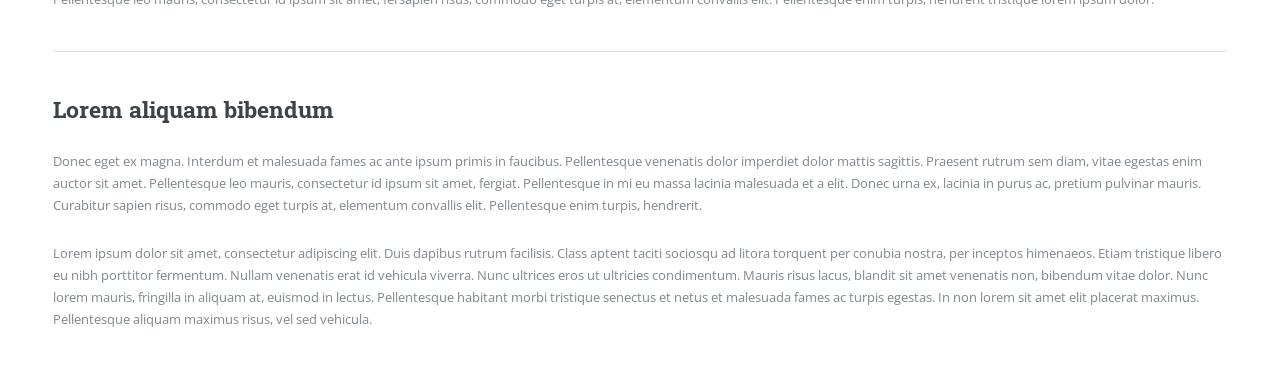
<file: generic.html>
<!DOCTYPE HTML>
<!--
	Editorial by HTML5 UP
	html5up.net | @ajlkn
	Free for personal and commercial use under the CCA 3.0 license (html5up.net/license)
-->
<html>
	<head>
		<title>Generic - Editorial by HTML5 UP</title>
		<meta charset="utf-8" />
		<meta name="viewport" content="width=device-width, initial-scale=1, user-scalable=no" />
		<link rel="stylesheet" href="assets/css/main.css" />
	</head>
	<body class="is-preload">

		<!-- Wrapper -->
			<div id="wrapper">

				<!-- Main -->
					<div id="main">
						<div class="inner">

							<!-- Header -->
								<header id="header">
									<a href="index.html" class="logo"><strong>Editorial</strong> by HTML5 UP</a>
									<ul class="icons">
										<li><a href="#" class="icon brands fa-twitter"><span class="label">Twitter</span></a></li>
										<li><a href="#" class="icon brands fa-facebook-f"><span class="label">Facebook</span></a></li>
										<li><a href="#" class="icon brands fa-snapchat-ghost"><span class="label">Snapchat</span></a></li>
										<li><a href="#" class="icon brands fa-instagram"><span class="label">Instagram</span></a></li>
										<li><a href="#" class="icon brands fa-medium-m"><span class="label">Medium</span></a></li>
									</ul>
								</header>

							<!-- Content -->
								<section>
									<header class="main">
										<h1>Generic</h1>
									</header>

									<span class="image main"><img src="images/pic11.jpg" alt="" /></span>

									<p>Donec eget ex magna. Interdum et malesuada fames ac ante ipsum primis in faucibus. Pellentesque venenatis dolor imperdiet dolor mattis sagittis. Praesent rutrum sem diam, vitae egestas enim auctor sit amet. Pellentesque leo mauris, consectetur id ipsum sit amet, fergiat. Pellentesque in mi eu massa lacinia malesuada et a elit. Donec urna ex, lacinia in purus ac, pretium pulvinar mauris. Curabitur sapien risus, commodo eget turpis at, elementum convallis elit. Pellentesque enim turpis, hendrerit.</p>
									<p>Lorem ipsum dolor sit amet, consectetur adipiscing elit. Duis dapibus rutrum facilisis. Class aptent taciti sociosqu ad litora torquent per conubia nostra, per inceptos himenaeos. Etiam tristique libero eu nibh porttitor fermentum. Nullam venenatis erat id vehicula viverra. Nunc ultrices eros ut ultricies condimentum. Mauris risus lacus, blandit sit amet venenatis non, bibendum vitae dolor. Nunc lorem mauris, fringilla in aliquam at, euismod in lectus. Pellentesque habitant morbi tristique senectus et netus et malesuada fames ac turpis egestas. In non lorem sit amet elit placerat maximus. Pellentesque aliquam maximus risus, vel sed vehicula.</p>
									<p>Interdum et malesuada fames ac ante ipsum primis in faucibus. Pellentesque venenatis dolor imperdiet dolor mattis sagittis. Praesent rutrum sem diam, vitae egestas enim auctor sit amet. Pellentesque leo mauris, consectetur id ipsum sit amet, fersapien risus, commodo eget turpis at, elementum convallis elit. Pellentesque enim turpis, hendrerit tristique lorem ipsum dolor.</p>

									<hr class="major" />

									<h2>Interdum sed dapibus</h2>
									<p>Donec eget ex magna. Interdum et malesuada fames ac ante ipsum primis in faucibus. Pellentesque venenatis dolor imperdiet dolor mattis sagittis. Praesent rutrum sem diam, vitae egestas enim auctor sit amet. Pellentesque leo mauris, consectetur id ipsum sit amet, fergiat. Pellentesque in mi eu massa lacinia malesuada et a elit. Donec urna ex, lacinia in purus ac, pretium pulvinar mauris. Curabitur sapien risus, commodo eget turpis at, elementum convallis elit. Pellentesque enim turpis, hendrerit.</p>
									<p>Lorem ipsum dolor sit amet, consectetur adipiscing elit. Duis dapibus rutrum facilisis. Class aptent taciti sociosqu ad litora torquent per conubia nostra, per inceptos himenaeos. Etiam tristique libero eu nibh porttitor fermentum. Nullam venenatis erat id vehicula viverra. Nunc ultrices eros ut ultricies condimentum. Mauris risus lacus, blandit sit amet venenatis non, bibendum vitae dolor. Nunc lorem mauris, fringilla in aliquam at, euismod in lectus. Pellentesque habitant morbi tristique senectus et netus et malesuada fames ac turpis egestas. In non lorem sit amet elit placerat maximus. Pellentesque aliquam maximus risus, vel sed vehicula. Interdum et malesuada fames ac ante ipsum primis in faucibus. Pellentesque venenatis dolor imperdiet dolor mattis sagittis. Praesent rutrum sem diam, vitae egestas enim auctor sit amet. Pellentesque leo mauris, consectetur id ipsum sit amet, fersapien risus, commodo eget turpis at, elementum convallis elit. Pellentesque enim turpis, hendrerit tristique lorem ipsum dolor.</p>

									<hr class="major" />

									<h2>Magna etiam veroeros</h2>
									<p>Lorem ipsum dolor sit amet, consectetur adipiscing elit. Duis dapibus rutrum facilisis. Class aptent taciti sociosqu ad litora torquent per conubia nostra, per inceptos himenaeos. Etiam tristique libero eu nibh porttitor fermentum. Nullam venenatis erat id vehicula viverra. Nunc ultrices eros ut ultricies condimentum. Mauris risus lacus, blandit sit amet venenatis non, bibendum vitae dolor. Nunc lorem mauris, fringilla in aliquam at, euismod in lectus. Pellentesque habitant morbi tristique senectus et netus et malesuada fames ac turpis egestas. In non lorem sit amet elit placerat maximus. Pellentesque aliquam maximus risus, vel sed vehicula.</p>
									<p>Interdum et malesuada fames ac ante ipsum primis in faucibus. Pellentesque venenatis dolor imperdiet dolor mattis sagittis. Praesent rutrum sem diam, vitae egestas enim auctor sit amet. Pellentesque leo mauris, consectetur id ipsum sit amet, fersapien risus, commodo eget turpis at, elementum convallis elit. Pellentesque enim turpis, hendrerit tristique lorem ipsum dolor.</p>

									<hr class="major" />

									<h2>Lorem aliquam bibendum</h2>
									<p>Donec eget ex magna. Interdum et malesuada fames ac ante ipsum primis in faucibus. Pellentesque venenatis dolor imperdiet dolor mattis sagittis. Praesent rutrum sem diam, vitae egestas enim auctor sit amet. Pellentesque leo mauris, consectetur id ipsum sit amet, fergiat. Pellentesque in mi eu massa lacinia malesuada et a elit. Donec urna ex, lacinia in purus ac, pretium pulvinar mauris. Curabitur sapien risus, commodo eget turpis at, elementum convallis elit. Pellentesque enim turpis, hendrerit.</p>
									<p>Lorem ipsum dolor sit amet, consectetur adipiscing elit. Duis dapibus rutrum facilisis. Class aptent taciti sociosqu ad litora torquent per conubia nostra, per inceptos himenaeos. Etiam tristique libero eu nibh porttitor fermentum. Nullam venenatis erat id vehicula viverra. Nunc ultrices eros ut ultricies condimentum. Mauris risus lacus, blandit sit amet venenatis non, bibendum vitae dolor. Nunc lorem mauris, fringilla in aliquam at, euismod in lectus. Pellentesque habitant morbi tristique senectus et netus et malesuada fames ac turpis egestas. In non lorem sit amet elit placerat maximus. Pellentesque aliquam maximus risus, vel sed vehicula.</p>

								</section>

						</div>
					</div>

				<!-- Sidebar -->
					<div id="sidebar">
						<div class="inner">

							<!-- Search -->
								<section id="search" class="alt">
									<form method="post" action="#">
										<input type="text" name="query" id="query" placeholder="Search" />
									</form>
								</section>

							<!-- Menu -->
								<nav id="menu">
									<header class="major">
										<h2>Menu</h2>
									</header>
									<ul>
										<li><a href="index.html">Homepage</a></li>
										<li><a href="generic.html">Generic</a></li>
										<li><a href="elements.html">Elements</a></li>
										<li>
											<span class="opener">Submenu</span>
											<ul>
												<li><a href="#">Lorem Dolor</a></li>
												<li><a href="#">Ipsum Adipiscing</a></li>
												<li><a href="#">Tempus Magna</a></li>
												<li><a href="#">Feugiat Veroeros</a></li>
											</ul>
										</li>
										<li><a href="#">Etiam Dolore</a></li>
										<li><a href="#">Adipiscing</a></li>
										<li>
											<span class="opener">Another Submenu</span>
											<ul>
												<li><a href="#">Lorem Dolor</a></li>
												<li><a href="#">Ipsum Adipiscing</a></li>
												<li><a href="#">Tempus Magna</a></li>
												<li><a href="#">Feugiat Veroeros</a></li>
											</ul>
										</li>
										<li><a href="#">Maximus Erat</a></li>
										<li><a href="#">Sapien Mauris</a></li>
										<li><a href="#">Amet Lacinia</a></li>
									</ul>
								</nav>

							<!-- Section -->
								<section>
									<header class="major">
										<h2>Ante interdum</h2>
									</header>
									<div class="mini-posts">
										<article>
											<a href="#" class="image"><img src="images/pic07.jpg" alt="" /></a>
											<p>Aenean ornare velit lacus, ac varius enim lorem ullamcorper dolore aliquam.</p>
										</article>
										<article>
											<a href="#" class="image"><img src="images/pic08.jpg" alt="" /></a>
											<p>Aenean ornare velit lacus, ac varius enim lorem ullamcorper dolore aliquam.</p>
										</article>
										<article>
											<a href="#" class="image"><img src="images/pic09.jpg" alt="" /></a>
											<p>Aenean ornare velit lacus, ac varius enim lorem ullamcorper dolore aliquam.</p>
										</article>
									</div>
									<ul class="actions">
										<li><a href="#" class="button">More</a></li>
									</ul>
								</section>

							<!-- Section -->
								<section>
									<header class="major">
										<h2>Get in touch</h2>
									</header>
									<p>Sed varius enim lorem ullamcorper dolore aliquam aenean ornare velit lacus, ac varius enim lorem ullamcorper dolore. Proin sed aliquam facilisis ante interdum. Sed nulla amet lorem feugiat tempus aliquam.</p>
									<ul class="contact">
										<li class="icon solid fa-envelope"><a href="#">information@untitled.tld</a></li>
										<li class="icon solid fa-phone">(000) 000-0000</li>
										<li class="icon solid fa-home">1234 Somewhere Road #8254<br />
										Nashville, TN 00000-0000</li>
									</ul>
								</section>

							<!-- Footer -->
								<footer id="footer">
									<p class="copyright">&copy; Untitled. All rights reserved. Demo Images: <a href="https://unsplash.com">Unsplash</a>. Design: <a href="https://html5up.net">HTML5 UP</a>.</p>
								</footer>

						</div>
					</div>

			</div>

		<!-- Scripts -->
			<script src="assets/js/jquery.min.js"></script>
			<script src="assets/js/browser.min.js"></script>
			<script src="assets/js/breakpoints.min.js"></script>
			<script src="assets/js/util.js"></script>
			<script src="assets/js/main.js"></script>

	</body>
</html>
</file>
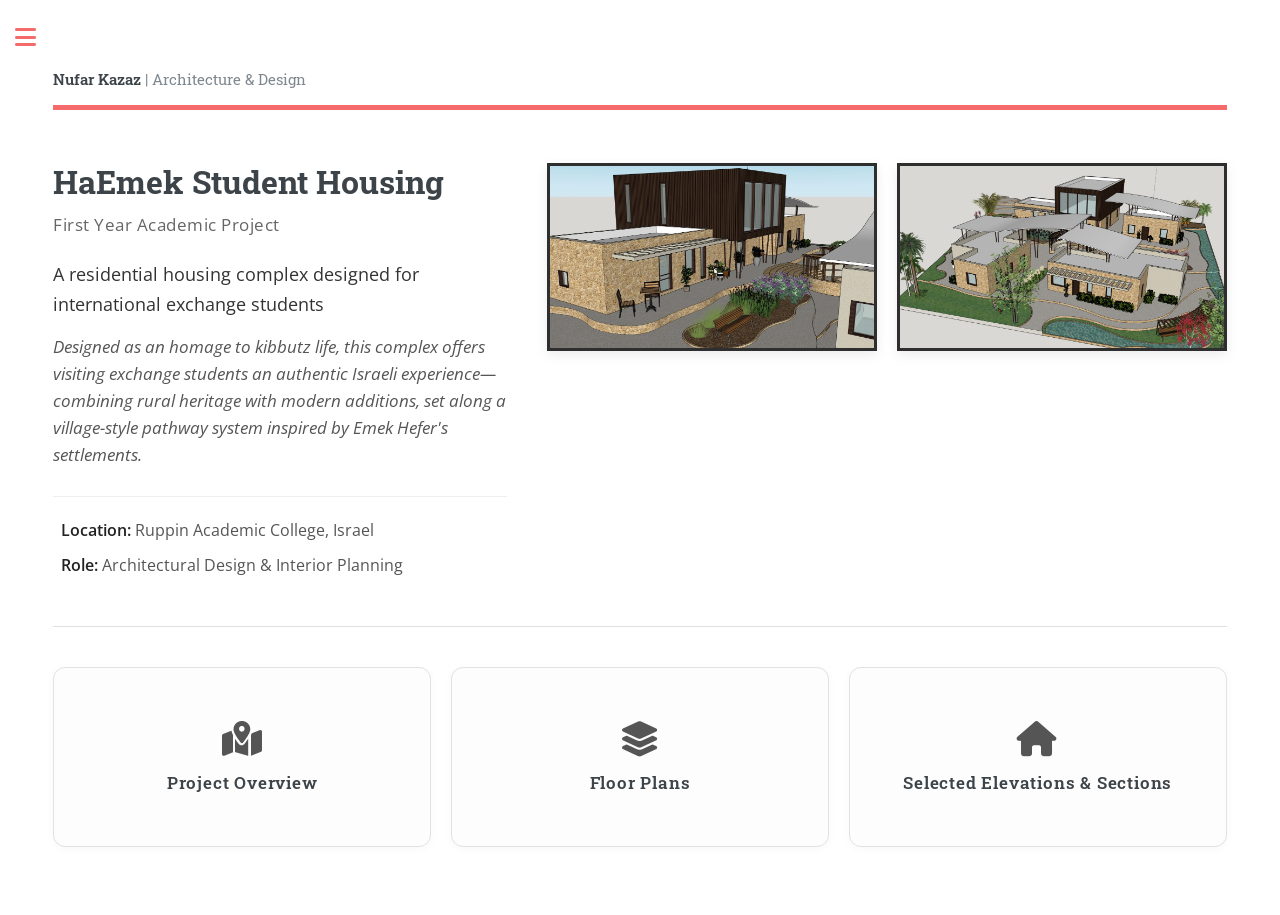
<file: haemek.html>
<!DOCTYPE HTML>
<html>
	<head>
		<title>HaEmek Student Housing</title>
		<meta charset="utf-8" />
		<meta name="viewport" content="width=device-width, initial-scale=1, user-scalable=no" />
		<link rel="stylesheet" href="assets/css/main.css" />
		<link rel="stylesheet" href="https://cdnjs.cloudflare.com/ajax/libs/font-awesome/6.4.0/css/all.min.css" />

		<style>
			.project-hero-section {
				display: flex;
				align-items: flex-start;
				gap: 40px;
				margin-bottom: 40px;
			}

			.project-info-col {
				flex: 1;
			}

			.project-info-col h1 {
				font-size: 2rem;
				line-height: 1.2;
				margin: 0;
			}

			.project-subtitle {
				font-size: 1.05rem;
				letter-spacing: 0.5px;
				color: #666;
				margin: 10px 0 20px;
			}

			.project-description {
				font-size: 1.15rem;
				line-height: 1.6;
				color: #333;
				margin-bottom: 16px;
			}

			.project-history {
				font-size: 1.05rem;
				line-height: 1.6;
				color: #555;
				font-style: italic;
				margin-bottom: 28px;
			}

			.project-meta {
				list-style: none;
				padding: 0;
				margin: 0;
				font-size: 1rem;
				color: #555;
				border-top: 1px solid #eee;
				padding-top: 20px;
			}

			.project-meta li {
				margin-bottom: 8px;
			}

			.project-meta strong {
				color: #222;
			}

			.project-gallery-col {
				flex: 1.5;
			}

			.project-gallery-grid {
				display: grid;
				grid-template-columns: repeat(2, 1fr);
				gap: 20px;
			}

			.project-gallery-grid img {
				display: block;
				width: 100%;
				height: auto;
				object-fit: contain;
				box-shadow: 0 4px 12px rgba(0, 0, 0, 0.08);
			}

			.widgets-grid-three {
				display: grid;
				grid-template-columns: repeat(3, minmax(0, 1fr));
				gap: 20px;
				margin: 40px 0;
			}

			.widget-card {
				min-height: 180px;
				padding: 30px 20px;
				border: 1px solid #e2e2e2;
				border-radius: 12px;
				background: #fdfdfd;
				box-shadow: 0 2px 8px rgba(0, 0, 0, 0.03);
				color: #333;
				cursor: pointer;
				display: flex;
				flex-direction: column;
				align-items: center;
				justify-content: center;
				text-align: center;
				transition: all 0.3s ease;
			}

			.widget-icon {
				margin-bottom: 15px;
				color: #555;
				font-size: 2.2rem;
				transition: color 0.3s ease, transform 0.3s ease;
			}

			.widget-title {
				margin: 0;
				font-size: 1.05rem;
				font-weight: 600;
				line-height: 1.3;
				text-transform: none;
				color: #3d4449 !important;
			}

			.widget-card:hover,
			.widget-card:focus {
				transform: translateY(-5px);
				border-color: #c5a059;
				box-shadow: 0 10px 20px rgba(0, 0, 0, 0.08);
			}

			.widget-card:hover .widget-icon,
			.widget-card:focus .widget-icon {
				color: #c5a059;
				transform: scale(1.1);
			}

			.overview-image {
				display: block;
				width: 100%;
				max-height: 78vh;
				object-fit: contain;
				margin: 0 auto;
			}

			.modal {
				display: none;
				position: fixed;
				inset: 0;
				z-index: 9999;
				align-items: center;
				justify-content: center;
				padding: 20px;
				background: rgba(0, 0, 0, 0.85);
				backdrop-filter: blur(5px);
			}

			.modal.open {
				display: flex;
			}

			.modal-content {
				position: relative;
				width: 95vw;
				max-width: 1300px;
				max-height: 92vh;
				padding: 45px 25px 20px;
				box-sizing: border-box;
				border-radius: 8px;
				background: #fff;
				box-shadow: 0 10px 30px rgba(0, 0, 0, 0.4);
			}

			.modal .close-modal {
				position: absolute !important;
				top: 8px !important;
				right: 8px !important;
				left: auto !important;
				z-index: 102 !important;
				width: auto !important;
				height: auto !important;
				margin: 0 !important;
				padding: 0 !important;
				border: 0 !important;
				background: transparent !important;
				box-shadow: none !important;
				color: #666 !important;
				font-size: 26px !important;
				font-weight: 300 !important;
				line-height: 1 !important;
				cursor: pointer;
			}

			.modal .close-modal:hover,
			.modal .close-modal:focus {
				background: transparent !important;
				color: #666 !important;
			}

			.carousel-container {
				position: relative;
				width: 100%;
			}

			.carousel-slide {
				display: none;
			}

			.carousel-slide.active {
				display: block;
			}

			.carousel-slide img {
				display: block;
				width: 100%;
				max-height: 78vh;
				object-fit: contain;
				margin: 0 auto;
			}

			.carousel-btn {
				position: absolute;
				top: 50%;
				z-index: 1;
				transform: translateY(-50%);
				padding: 10px;
				border: 0 !important;
				border-radius: 0 !important;
				background: transparent !important;
				box-shadow: none !important;
				color: rgba(255, 255, 255, 0.85) !important;
				font-size: 40px !important;
				line-height: 1;
				cursor: pointer;
			}

			.carousel-btn:hover,
			.carousel-btn:focus {
				transform: translateY(-50%) scale(1.1);
				background: transparent !important;
				color: #fff !important;
			}

			.prev-btn {
				left: -55px;
			}

			.next-btn {
				right: -55px;
			}

			.carousel-dots {
				padding-top: 12px;
				text-align: center;
			}

			.carousel-dots button {
				width: 10px;
				height: 10px;
				margin: 0 5px;
				padding: 0;
				border: 0;
				border-radius: 50%;
				background: #ccc;
				box-shadow: none;
				cursor: pointer;
			}

			.carousel-dots button.active,
			.carousel-dots button:hover {
				background: #333;
			}

			@media (max-width: 900px) {
				.project-hero-section {
					flex-direction: column;
					gap: 20px;
				}

				.widgets-grid-three {
					grid-template-columns: repeat(2, minmax(0, 1fr));
				}
			}

			@media (max-width: 736px) {
				.widgets-grid-three {
					grid-template-columns: 1fr;
				}

				.modal-content {
					width: 92vw;
					padding: 40px 10px 15px;
				}

				.carousel-slide img,
				.overview-image {
					max-height: 75vh;
				}

				.prev-btn {
					left: 0;
				}

				.next-btn {
					right: 0;
				}

				.carousel-btn {
					color: #333 !important;
					font-size: 30px !important;
				}

				.modal .close-modal,
				.modal .close-modal:hover,
				.modal .close-modal:focus {
					top: 2px !important;
					right: 8px !important;
					font-size: 26px !important;
					font-weight: 300 !important;
					color: #666 !important;
				}
			}
			
			#menu,
			#menu a,
			#menu .opener,
			#menu li,
			#menu ul li a {
				color: #3d4449 !important;
			}
		</style>
	</head>

	<body class="is-preload">
		<div id="wrapper">
			<div id="main">
				<div class="inner">
					<header id="header">
						<a href="index.html" class="logo"><strong>Nufar Kazaz</strong> | Architecture &amp; Design</a>
					</header>

					<section>
						<div class="project-hero-section">
							<div class="project-info-col">
								<h1>HaEmek Student Housing</h1>
								<p class="project-subtitle">First Year Academic Project</p>
								<p class="project-description">
									A residential housing complex designed for international exchange students
								</p>
								<p class="project-history">
									Designed as an homage to kibbutz life, this complex offers visiting exchange students an authentic Israeli experience—combining rural heritage with modern additions, set along a village-style pathway system inspired by Emek Hefer's settlements.
								</p>
								<ul class="project-meta">
									<li><strong>Location:</strong> Ruppin Academic College, Israel</li>
									<li><strong>Role:</strong> Architectural Design &amp; Interior Planning</li>
								</ul>
							</div>

							<div class="project-gallery-col">
								<div class="project-gallery-grid">
									<img src="images/Haemek-side.png" alt="HaEmek Student Housing side view" />
									<img src="images/haemek-cover.png" alt="HaEmek Student Housing cover rendering" />
								</div>
							</div>
						</div>

						<hr class="major" />

						<div class="widgets-grid-three">
							<button type="button" class="widget-card" data-modal="project-overview-modal">
								<span class="widget-icon"><i class="fa-solid fa-map-location-dot" aria-hidden="true"></i></span>
								<span class="widget-title">Project Overview</span>
							</button>

							<button type="button" class="widget-card" data-modal="floor-plans-modal">
								<span class="widget-icon"><i class="fa-solid fa-layer-group" aria-hidden="true"></i></span>
								<span class="widget-title">Floor Plans</span>
							</button>

							<button type="button" class="widget-card" data-modal="elevations-sections-modal">
								<span class="widget-icon"><i class="fa-solid fa-house" aria-hidden="true"></i></span>
								<span class="widget-title">Selected Elevations &amp; Sections</span>
							</button>
						</div>
					</section>
				</div>
			</div>

			<div id="sidebar">
				<div class="inner">
					<section id="search" class="alt">
						<form method="post" action="#">
							<input type="text" name="query" id="query" placeholder="Search" />
						</form>
					</section>

					<nav id="menu">
						<header class="major"><h2>Menu</h2></header>
						<ul>
							<li><a href="index.html">Homepage</a></li>
							<li>
								<span class="opener">Academic Projects</span>
								<ul>
									<li><a href="tzlil.html">Tzlil Music Center</a></li>
									<li><a href="kindergarten.html">Shitah Kindergarten</a></li>
									<li><a href="haemek.html">HaEmek Student Housing</a></li>
								</ul>
							</li>
							<li><a href="about.html">About Me</a></li>
						</ul>
					</nav>

					<section>
						<header class="major"><h2>Get in touch</h2></header>
						<ul class="contact">
							<li class="icon solid fa-envelope"><a href="mailto:NufarKazaz@gmail.com">NufarKazaz@gmail.com</a></li>
							<li class="icon solid fa-phone">(+972) (0)52-6721467</li>
							<li class="icon solid fa-home">Ein Carmel<br />Israel</li>
						</ul>
					</section>

					<footer id="footer">
						<p class="copyright">&copy; Nufar Kazaz. All rights reserved. Design: <a href="https://html5up.net">HTML5 UP</a>.</p>
					</footer>
				</div>
			</div>
		</div>

		<div id="project-overview-modal" class="modal" aria-hidden="true">
			<div class="modal-content" role="dialog" aria-modal="true" aria-label="Project Overview">
				<button type="button" class="close-modal" aria-label="Close project overview">&times;</button>
				<img class="overview-image" src="images/inspiration-haemek.jpg" alt="HaEmek Student Housing project inspiration overview" />
			</div>
		</div>

		<div id="floor-plans-modal" class="modal" aria-hidden="true">
			<div class="modal-content" role="dialog" aria-modal="true" aria-label="Floor Plans">
				<button type="button" class="close-modal" aria-label="Close carousel">&times;</button>
				<div class="carousel-container">
					<div class="carousel-slide active"><img src="images/floor-0-haemek.jpg" alt="HaEmek floor plan — Level 0" /></div>
					<div class="carousel-slide"><img src="images/floor-1-haemek.jpg" alt="HaEmek floor plan — Level 1" /></div>
					<button type="button" class="carousel-btn prev-btn" aria-label="Previous floor plan">&#10094;</button>
					<button type="button" class="carousel-btn next-btn" aria-label="Next floor plan">&#10095;</button>
					<div class="carousel-dots">
						<button type="button" class="active" aria-label="Show Level 0"></button>
						<button type="button" aria-label="Show Level 1"></button>
					</div>
				</div>
			</div>
		</div>

		<div id="elevations-sections-modal" class="modal" aria-hidden="true">
			<div class="modal-content" role="dialog" aria-modal="true" aria-label="Selected Elevations and Sections">
				<button type="button" class="close-modal" aria-label="Close carousel">&times;</button>
				<div class="carousel-container">
					<div class="carousel-slide active"><img src="images/south-elevation-haemek.jpg" alt="HaEmek south elevation" /></div>
					<div class="carousel-slide"><img src="images/north-elevation-haemek.jpg" alt="HaEmek north elevation" /></div>
					<div class="carousel-slide"><img src="images/East-west-elevations-haemek.jpg" alt="HaEmek east and west elevations" /></div>
					<div class="carousel-slide"><img src="images/sections-haemek.jpg" alt="HaEmek sections" /></div>
					<button type="button" class="carousel-btn prev-btn" aria-label="Previous drawing">&#10094;</button>
					<button type="button" class="carousel-btn next-btn" aria-label="Next drawing">&#10095;</button>
					<div class="carousel-dots">
						<button type="button" class="active" aria-label="Show south elevation"></button>
						<button type="button" aria-label="Show north elevation"></button>
						<button type="button" aria-label="Show east and west elevations"></button>
						<button type="button" aria-label="Show sections"></button>
					</div>
				</div>
			</div>
		</div>

		<script src="assets/js/jquery.min.js"></script>
		<script src="assets/js/browser.min.js"></script>
		<script src="assets/js/breakpoints.min.js"></script>
		<script src="assets/js/util.js"></script>
		<script src="assets/js/main.js"></script>

		<script>
			document.querySelectorAll('[data-modal]').forEach(function (widget) {
				widget.addEventListener('click', function () {
					var modal = document.getElementById(widget.getAttribute('data-modal'));
					modal.classList.add('open');
					modal.setAttribute('aria-hidden', 'false');
					if (modal.showSlide) modal.showSlide(0);
				});
			});

			document.querySelectorAll('.modal').forEach(function (modal) {
				var dots = modal.querySelectorAll('.carousel-dots button');
				var slides = modal.querySelectorAll('.carousel-slide');
				var current = 0;

				function showSlide(index) {
					if (!slides.length) return;
					current = (index + slides.length) % slides.length;
					slides.forEach(function (slide, i) {
						slide.classList.toggle('active', i === current);
					});
					dots.forEach(function (dot, i) {
						dot.classList.toggle('active', i === current);
					});
				}

				modal.showSlide = showSlide;
				modal.querySelector('.close-modal').addEventListener('click', function () {
					modal.classList.remove('open');
					modal.setAttribute('aria-hidden', 'true');
				});

				var previousButton = modal.querySelector('.prev-btn');
				if (previousButton) {
					previousButton.addEventListener('click', function () {
						showSlide(current - 1);
					});
				}

				var nextButton = modal.querySelector('.next-btn');
				if (nextButton) {
					nextButton.addEventListener('click', function () {
						showSlide(current + 1);
					});
				}

				dots.forEach(function (dot, index) {
					dot.addEventListener('click', function () {
						showSlide(index);
					});
				});

				modal.addEventListener('click', function (event) {
					if (event.target === modal) {
						modal.classList.remove('open');
						modal.setAttribute('aria-hidden', 'true');
					}
				});
			});

			document.addEventListener('keydown', function (event) {
				if (event.key === 'Escape') {
					document.querySelectorAll('.modal.open').forEach(function (modal) {
						modal.classList.remove('open');
						modal.setAttribute('aria-hidden', 'true');
					});
				}
			});
		</script>
	</body>
</html>
</file>
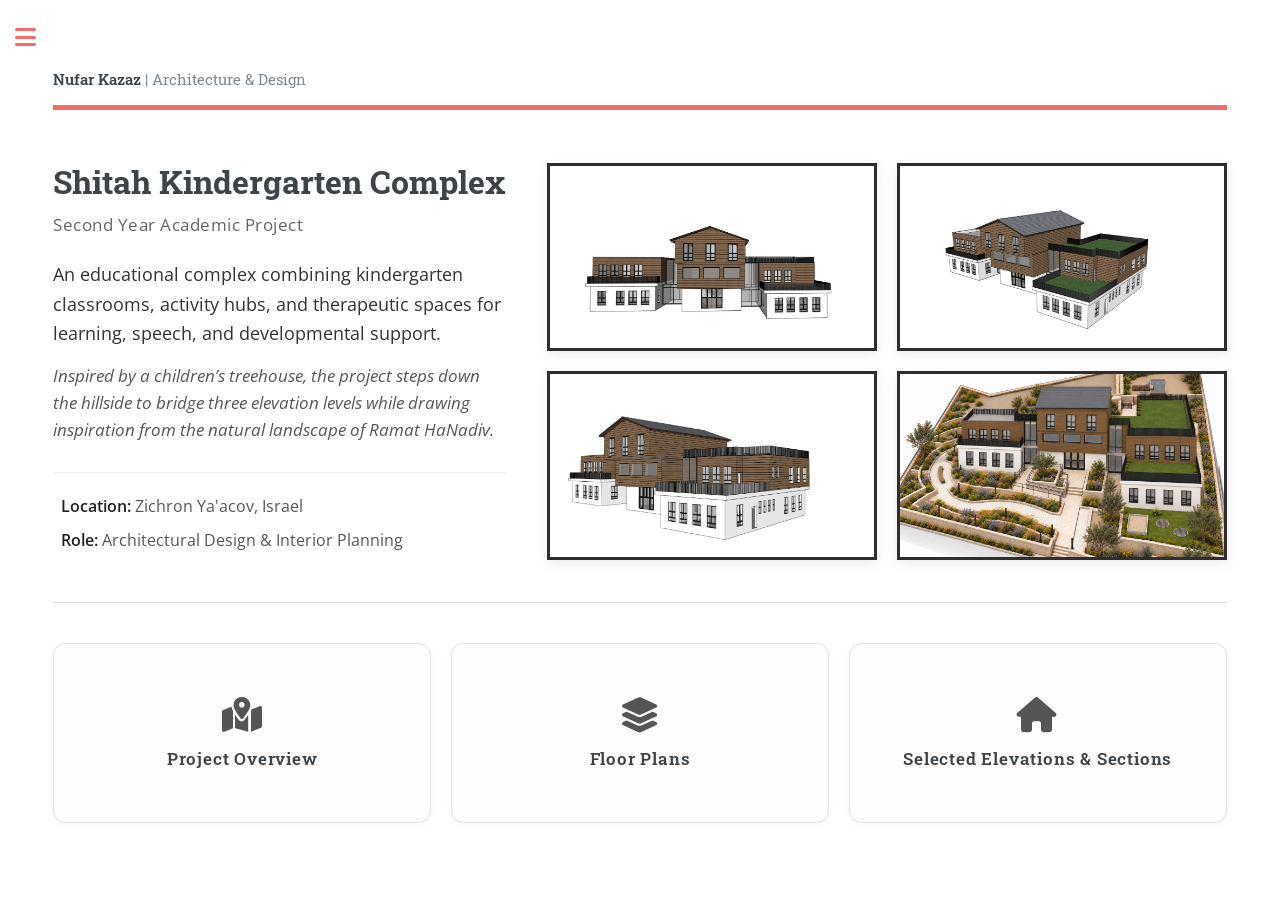
<file: kindergarten.html>
<!DOCTYPE HTML>
<html>
	<head>
		<title>Shitah Kindergarten Complex</title>
		<meta charset="utf-8" />
		<meta name="viewport" content="width=device-width, initial-scale=1, user-scalable=no" />
		<link rel="stylesheet" href="assets/css/main.css" />
		<link rel="stylesheet" href="https://cdnjs.cloudflare.com/ajax/libs/font-awesome/6.4.0/css/all.min.css" />

		<style>
			.project-hero-section {
				display: flex;
				align-items: flex-start;
				gap: 40px;
				margin-bottom: 40px;
			}

			.project-info-col {
				flex: 1;
			}

			.project-info-col h1 {
				font-size: 2rem;
				line-height: 1.2;
				margin: 0;
			}

			.project-subtitle {
				font-size: 1.05rem;
				letter-spacing: 0.5px;
				color: #666;
				margin: 10px 0 20px;
			}

			.project-description {
				font-size: 1.15rem;
				line-height: 1.6;
				color: #333;
				margin-bottom: 16px;
			}

			.project-history {
				font-size: 1.05rem;
				line-height: 1.6;
				color: #555;
				font-style: italic;
				margin-bottom: 28px;
			}

			.project-meta {
				list-style: none;
				padding: 0;
				margin: 0;
				font-size: 1rem;
				color: #555;
				border-top: 1px solid #eee;
				padding-top: 20px;
			}

			.project-meta li {
				margin-bottom: 8px;
			}

			.project-meta strong {
				color: #222;
			}

			.project-gallery-col {
				flex: 1.5;
			}

			.project-gallery-grid {
				display: grid;
				grid-template-columns: repeat(2, 1fr);
				gap: 20px;
			}

			.project-gallery-grid img {
				display: block;
				width: 100%;
				height: auto;
				object-fit: contain;
				box-shadow: 0 4px 12px rgba(0, 0, 0, 0.08);
			}

			.widgets-grid-three {
				display: grid;
				grid-template-columns: repeat(3, minmax(0, 1fr));
				gap: 20px;
				margin: 40px 0;
			}

			.widget-card {
				min-height: 180px;
				padding: 30px 20px;
				border: 1px solid #e2e2e2;
				border-radius: 12px;
				background: #fdfdfd;
				box-shadow: 0 2px 8px rgba(0, 0, 0, 0.03);
				color: #333;
				cursor: pointer;
				display: flex;
				flex-direction: column;
				align-items: center;
				justify-content: center;
				text-align: center;
				transition: all 0.3s ease;
			}

			.widget-icon {
				margin-bottom: 15px;
				color: #555;
				font-size: 2.2rem;
				transition: color 0.3s ease, transform 0.3s ease;
			}

			.widget-title {
				margin: 0;
				font-size: 1.05rem;
				font-weight: 600;
				line-height: 1.3;
				text-transform: none;
				color: #3d4449 !important;
			}

			.widget-card:hover,
			.widget-card:focus {
				transform: translateY(-5px);
				border-color: #c5a059;
				box-shadow: 0 10px 20px rgba(0, 0, 0, 0.08);
			}

			.widget-card:hover .widget-icon,
			.widget-card:focus .widget-icon {
				color: #c5a059;
				transform: scale(1.1);
			}

			.overview-image {
				display: block;
				width: 100%;
				max-height: 78vh;
				object-fit: contain;
				margin: 0 auto;
			}

			.modal {
				display: none;
				position: fixed;
				inset: 0;
				z-index: 9999;
				align-items: center;
				justify-content: center;
				padding: 20px;
				background: rgba(0, 0, 0, 0.85);
				backdrop-filter: blur(5px);
			}

			.modal.open {
				display: flex;
			}

			.modal-content {
				position: relative;
				width: 95vw;
				max-width: 1300px;
				max-height: 92vh;
				padding: 45px 25px 20px;
				box-sizing: border-box;
				border-radius: 8px;
				background: #fff;
				box-shadow: 0 10px 30px rgba(0, 0, 0, 0.4);
			}

			.modal .close-modal {
				position: absolute !important;
				top: 8px !important;
				right: 8px !important;
				left: auto !important;
				z-index: 102 !important;
				width: auto !important;
				height: auto !important;
				margin: 0 !important;
				padding: 0 !important;
				border: 0 !important;
				background: transparent !important;
				box-shadow: none !important;
				color: #666 !important;
				font-size: 26px !important;
				font-weight: 300 !important;
				line-height: 1 !important;
				cursor: pointer;
			}

			.modal .close-modal:hover,
			.modal .close-modal:focus {
				background: transparent !important;
				color: #666 !important;
			}
			
			.carousel-container {
				position: relative;
				width: 100%;
			}

			.carousel-slide {
				display: none;
			}

			.carousel-slide.active {
				display: block;
			}

			.carousel-slide img {
				display: block;
				width: 100%;
				max-height: 78vh;
				object-fit: contain;
				margin: 0 auto;
			}

			.carousel-btn {
				position: absolute;
				top: 50%;
				z-index: 1;
				transform: translateY(-50%);
				padding: 10px;
				border: 0 !important;
				border-radius: 0 !important;
				background: transparent !important;
				box-shadow: none !important;
				color: rgba(255, 255, 255, 0.85) !important;
				font-size: 40px !important;
				line-height: 1;
				cursor: pointer;
			}

			.carousel-btn:hover,
			.carousel-btn:focus {
				transform: translateY(-50%) scale(1.1);
				background: transparent !important;
				color: #fff !important;
			}

			.prev-btn {
				left: -55px;
			}

			.next-btn {
				right: -55px;
			}

			.carousel-dots {
				padding-top: 12px;
				text-align: center;
			}

			.carousel-dots button {
				width: 10px;
				height: 10px;
				margin: 0 5px;
				padding: 0;
				border: 0;
				border-radius: 50%;
				background: #ccc;
				box-shadow: none;
				cursor: pointer;
			}

			.carousel-dots button.active,
			.carousel-dots button:hover {
				background: #333;
			}

			@media (max-width: 900px) {
				.project-hero-section {
					flex-direction: column;
					gap: 20px;
				}

				.widgets-grid-three {
					grid-template-columns: repeat(2, minmax(0, 1fr));
				}
			}

			@media (max-width: 736px) {
				.widgets-grid-three {
					grid-template-columns: 1fr;
				}

				.modal-content {
					width: 92vw;
					padding: 40px 10px 15px;
				}

				.carousel-slide img,
				.overview-image {
					max-height: 75vh;
				}

				.prev-btn {
					left: 0;
				}

				.next-btn {
					right: 0;
				}

				.carousel-btn {
					color: #333 !important;
					font-size: 30px !important;
				}

				.modal .close-modal,
				.modal .close-modal:hover,
				.modal .close-modal:focus {
					top: 2px !important;
					right: 8px !important;
					font-size: 26px !important;
					font-weight: 300 !important;
					color: #666 !important;
				}
			}

			#menu,
			#menu a,
			#menu .opener,
			#menu li,
			#menu ul li a {
				color: #3d4449 !important;
			}
		</style>
	</head>

	<body class="is-preload">
		<div id="wrapper">
			<div id="main">
				<div class="inner">
					<header id="header">
						<a href="index.html" class="logo"><strong>Nufar Kazaz</strong> | Architecture &amp; Design</a>
					</header>

					<section>
						<div class="project-hero-section">
							<div class="project-info-col">
								<h1>Shitah Kindergarten Complex</h1>
								<p class="project-subtitle">Second Year Academic Project</p>
								<p class="project-description">
									An educational complex combining kindergarten classrooms, activity hubs, and therapeutic spaces for learning, speech, and developmental support.
								</p>

								<p class="project-history">
									Inspired by a children’s treehouse, the project steps down the hillside to bridge three elevation levels while drawing inspiration from the natural landscape of Ramat HaNadiv.
								</p>
								<ul class="project-meta">
									<li><strong>Location:</strong> Zichron Ya'acov, Israel</li>
									<li><strong>Role:</strong> Architectural Design &amp; Interior Planning</li>
								</ul>
							</div>

							<div class="project-gallery-col">
								<div class="project-gallery-grid">
									<img src="images/Elevation-Front.png" alt="Shitah Kindergarten front elevation" />
									<img src="images/Elevation-Side.png" alt="Shitah Kindergarten side elevation" />
									<img src="images/Elevation-Top.png" alt="Shitah Kindergarten top elevation" />
									<img src="images/Kindergarten-Complex.png" alt="Shitah Kindergarten Complex" />
								</div>
							</div>
						</div>

						<hr class="major" />

						<div class="widgets-grid-three">
							<button type="button" class="widget-card" data-carousel="project-overview-modal">
								<span class="widget-icon"><i class="fa-solid fa-map-location-dot" aria-hidden="true"></i></span>
								<span class="widget-title">Project Overview</span>
							</button>

							<button type="button" class="widget-card" data-carousel="floor-plans-modal">
								<span class="widget-icon"><i class="fa-solid fa-layer-group" aria-hidden="true"></i></span>
								<span class="widget-title">Floor Plans</span>
							</button>

							<button type="button" class="widget-card" data-carousel="elevations-sections-modal">
								<span class="widget-icon"><i class="fa-solid fa-house" aria-hidden="true"></i></span>
								<span class="widget-title">Selected Elevations &amp; Sections</span>
							</button>
						</div>
					</section>
				</div>
			</div>

			<div id="sidebar">
				<div class="inner">
					<section id="search" class="alt">
						<form method="post" action="#">
							<input type="text" name="query" id="query" placeholder="Search" />
						</form>
					</section>

					<nav id="menu">
						<header class="major"><h2>Menu</h2></header>
						<ul>
							<li><a href="index.html">Homepage</a></li>
							<li>
								<span class="opener">Academic Projects</span>
								<ul>
									<li><a href="tzlil.html">Tzlil Music Center</a></li>
									<li><a href="kindergarten.html">Shitah Kindergarten</a></li>
									<li><a href="haemek.html">HaEmek Student Housing</a></li>
								</ul>
							</li>
							<li><a href="about.html">About Me</a></li>
						</ul>
					</nav>

					<section>
						<header class="major"><h2>Get in touch</h2></header>
						<ul class="contact">
							<li class="icon solid fa-envelope"><a href="mailto:NufarKazaz@gmail.com">NufarKazaz@gmail.com</a></li>
							<li class="icon solid fa-phone">(+972) (0)52-6721467</li>
							<li class="icon solid fa-home">Ein Carmel<br />Israel</li>
						</ul>
					</section>

					<footer id="footer">
						<p class="copyright">&copy; Nufar Kazaz. All rights reserved. Design: <a href="https://html5up.net">HTML5 UP</a>.</p>
					</footer>
				</div>
			</div>
		</div>

		<div id="project-overview-modal" class="modal" aria-hidden="true">
			<div class="modal-content" role="dialog" aria-modal="true" aria-label="Project Overview">
				<button type="button" class="close-modal" aria-label="Close project overview">&times;</button>
				<img class="overview-image" src="images/Inspiration-Shitah.jpg" alt="Shitah Kindergarten project inspiration overview" />
			</div>
		</div>

		<div id="floor-plans-modal" class="modal" aria-hidden="true">
			<div class="modal-content" role="dialog" aria-modal="true" aria-label="Floor Plans">
				<button type="button" class="close-modal" aria-label="Close carousel">&times;</button>
				<div class="carousel-container">
					<div class="carousel-slide active"><img src="images/Level-0.jpg" alt="Floor plan — Level 0" /></div>
					<div class="carousel-slide"><img src="images/Level-1.jpg" alt="Floor plan — Level 1" /></div>
					<div class="carousel-slide"><img src="images/Level-2.jpg" alt="Floor plan — Level 2" /></div>
					<button type="button" class="carousel-btn prev-btn" aria-label="Previous floor plan">&#10094;</button>
					<button type="button" class="carousel-btn next-btn" aria-label="Next floor plan">&#10095;</button>
					<div class="carousel-dots">
						<button type="button" class="active" aria-label="Show Level 0"></button>
						<button type="button" aria-label="Show Level 1"></button>
						<button type="button" aria-label="Show Level 2"></button>
					</div>
				</div>
			</div>
		</div>

		<div id="elevations-sections-modal" class="modal" aria-hidden="true">
			<div class="modal-content" role="dialog" aria-modal="true" aria-label="Selected Elevations and Sections">
				<button type="button" class="close-modal" aria-label="Close carousel">&times;</button>
				<div class="carousel-container">
					<div class="carousel-slide active"><img src="images/Elevations-Shitah.jpg" alt="Shitah selected elevations" /></div>
					<div class="carousel-slide"><img src="images/Sections-Shitah.jpg" alt="Shitah selected sections" /></div>
					<button type="button" class="carousel-btn prev-btn" aria-label="Previous drawing">&#10094;</button>
					<button type="button" class="carousel-btn next-btn" aria-label="Next drawing">&#10095;</button>
					<div class="carousel-dots">
						<button type="button" class="active" aria-label="Show elevations"></button>
						<button type="button" aria-label="Show sections"></button>
					</div>
				</div>
			</div>
		</div>

		<script src="assets/js/jquery.min.js"></script>
		<script src="assets/js/browser.min.js"></script>
		<script src="assets/js/breakpoints.min.js"></script>
		<script src="assets/js/util.js"></script>
		<script src="assets/js/main.js"></script>

		<script>
			document.querySelectorAll('[data-carousel]').forEach(function (widget) {
				widget.addEventListener('click', function () {
					var modal = document.getElementById(widget.getAttribute('data-carousel'));
					modal.classList.add('open');
					modal.setAttribute('aria-hidden', 'false');
					if (modal.showSlide) modal.showSlide(0);
				});
			});

			document.querySelectorAll('.modal').forEach(function (modal) {
				var dots = modal.querySelectorAll('.carousel-dots button');
				var current = 0;
				var slides = modal.querySelectorAll('.carousel-slide');

				function showSlide(index) {
					if (!slides.length) return;
					current = (index + slides.length) % slides.length;
					slides.forEach(function (slide, i) {
						slide.classList.toggle('active', i === current);
					});
					dots.forEach(function (dot, i) {
						dot.classList.toggle('active', i === current);
					});
				}

				modal.showSlide = showSlide;
				modal.querySelector('.close-modal').addEventListener('click', function () {
					modal.classList.remove('open');
					modal.setAttribute('aria-hidden', 'true');
				});

				var previousButton = modal.querySelector('.prev-btn');
				if (previousButton) {
					previousButton.addEventListener('click', function () {
						showSlide(current - 1);
					});
				}

				var nextButton = modal.querySelector('.next-btn');
				if (nextButton) {
					nextButton.addEventListener('click', function () {
						showSlide(current + 1);
					});
				}

				dots.forEach(function (dot, index) {
					dot.addEventListener('click', function () {
						showSlide(index);
					});
				});

				modal.addEventListener('click', function (event) {
					if (event.target === modal) {
						modal.classList.remove('open');
						modal.setAttribute('aria-hidden', 'true');
					}
				});
			});

			document.addEventListener('keydown', function (event) {
				if (event.key === 'Escape') {
					document.querySelectorAll('.modal.open').forEach(function (modal) {
						modal.classList.remove('open');
						modal.setAttribute('aria-hidden', 'true');
					});
				}
			});
		</script>
	</body>
</html>
</file>
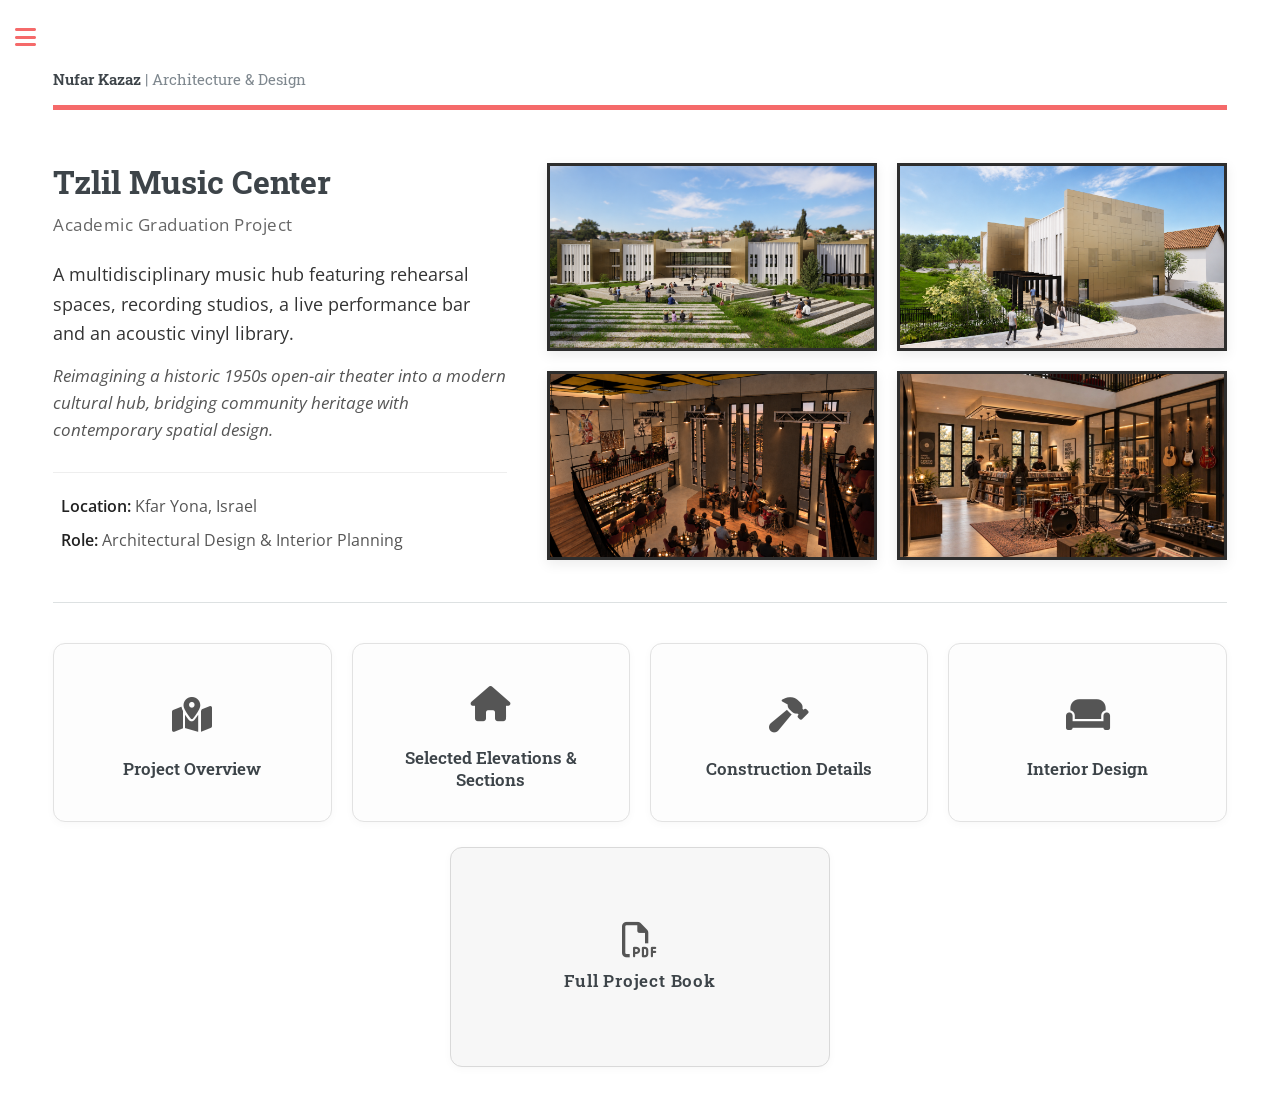
<file: tzlil.html>
<!DOCTYPE HTML>
<!--
	Editorial by HTML5 UP
	html5up.net | @ajlkn
	Free for personal and commercial use under the CCA 3.0 license (html5up.net/license)
-->
<html>
	<head>
		<title>Tzlil Music Center</title>
		<meta charset="utf-8" />
		<meta name="viewport" content="width=device-width, initial-scale=1, user-scalable=no" />
		<link rel="stylesheet" href="assets/css/main.css" />
		<link rel="stylesheet" href="https://cdnjs.cloudflare.com/ajax/libs/font-awesome/6.4.0/css/all.min.css">

<style>
.project-hero-section {
  display: flex;
  flex-direction: row;
  align-items: flex-start;
  gap: 40px;
  margin-bottom: 40px;
}

.project-info-col {
  flex: 1;
}

.project-info-col h1 {
  font-size: 2rem;
  line-height: 1.2;
  margin: 0;
}

.project-subtitle {
  font-size: 1.05rem;
  letter-spacing: 0.5px;
  color: #666;
  margin: 10px 0 20px 0;
}

.project-description {
  font-size: 1.15rem;
  line-height: 1.6;
  color: #333;
  margin-bottom: 16px;
}

.project-history {
  font-size: 1.05rem;
  line-height: 1.6;
  color: #555;
  font-style: italic;
  margin-bottom: 28px;
}

.project-meta {
  list-style: none;
  padding: 0;
  margin: 0;
  font-size: 1rem;
  color: #555;
  border-top: 1px solid #eee;
  padding-top: 20px;
}

.project-meta li {
  margin-bottom: 8px;
}

.project-meta strong {
  color: #222;
}

.project-gallery-col {
  flex: 1.5;
}

.project-gallery-grid {
  display: grid;
  grid-template-columns: repeat(2, 1fr);
  gap: 20px;
}

.project-gallery-grid img {
  width: 100%;
  height: auto;
  object-fit: cover;
  border-radius: 0;
  box-shadow: 0 4px 12px rgba(0,0,0,0.08);
}

@media (max-width: 736px) {
  .project-hero-section {
    flex-direction: column;
    gap: 20px;
  }

  .project-info-col h1 {
    font-size: 1.5rem;
  }

  .project-gallery-grid {
    gap: 15px;
  }
}
  .project-widgets-section {
    max-width: 1200px;
    margin: 40px auto;
    padding: 0 20px;
  }

  .widgets-grid-four {
    display: grid;
    grid-template-columns: repeat(4, 1fr);
    gap: 20px;
    margin-bottom: 25px;
  }

  .widget-card {
    background-color: #fdfdfd;
    border: 1px solid #e2e2e2;
    border-radius: 12px;
    padding: 30px 20px;
    text-align: center;
    cursor: pointer;
    transition: all 0.3s ease;
    display: flex;
    flex-direction: column;
    align-items: center;
    justify-content: center;
    text-decoration: none;
    color: #333333;
    box-shadow: 0 2px 8px rgba(0, 0, 0, 0.03);
  }

  .widget-icon {
    font-size: 2.2rem;
    color: #555555;
    margin-bottom: 15px;
    transition: color 0.3s ease, transform 0.3s ease;
  }

  .widget-title {
    font-size: 1.05rem;
    font-weight: 600;
    margin: 0;
    line-height: 1.3;
  }

  .widget-card:hover,
  .widget-card:focus {
    transform: translateY(-5px);
    border-color: #c5a059;
    box-shadow: 0 10px 20px rgba(0, 0, 0, 0.08);
  }

  .widget-card:hover .widget-icon,
  .widget-card:focus .widget-icon {
    color: #c5a059;
    transform: scale(1.1);
  }

  .widget-cta-wrapper {
    display: flex;
    justify-content: center;
  }

 .widget-card-cta {
  width: 100%;
  max-width: 380px;
  min-height: 220px;
  background-color: #f7f7f7;
  border: 1px solid #d9d9d9;
  box-shadow: 0 2px 8px rgba(0, 0, 0, 0.03);
  display: flex;
  flex-direction: column;
  align-items: center;
  justify-content: center;
  text-align: center;
  padding: 30px 20px;
  border-radius: 12px;
  transition: all 0.3s ease;
}

.widget-card-cta .widget-icon {
  color: #555555;
  margin-bottom: 12px;
  transition: color 0.3s ease, transform 0.3s ease;
}

.widget-card-cta .widget-title {
  font-size: 1.05rem;
  font-weight: 600;
  margin: 0;
  line-height: 1.3;
  text-transform: none;
}

.widget-card-cta:hover,
.widget-card-cta:focus {
  transform: translateY(-5px);
  border-color: #c5a059;
  box-shadow: 0 10px 20px rgba(0, 0, 0, 0.08);
}

.widget-card-cta:hover .widget-icon,
.widget-card-cta:focus .widget-icon {
  color: #c5a059;
  transform: scale(1.1);
}

  @media (max-width: 900px) {
    .widgets-grid-four {
      grid-template-columns: repeat(2, 1fr);
    }
  }

  @media (max-width: 550px) {
    .widgets-grid-four {
      grid-template-columns: 1fr;
    }
    .widget-card-cta {
      max-width: 100%;
    }
  }

@media screen and (min-width: 1281px) {
  #sidebar {
    position: fixed !important;
    left: 0 !important;
    top: 0 !important;
    bottom: 0 !important;
    margin-left: 0 !important;
    visibility: visible !important;
    opacity: 1 !important;
    transform: none !important;
    background: #f5f5f5 !important;
  }

  #sidebar .inner {
    position: relative !important;
    top: 0 !important;
    height: 100vh !important;
    overflow-y: auto !important;
  }

  #main {
    margin-left: 26em !important;
  }

  #sidebar.inactive {
    transform: none !important;
    margin-left: 0 !important;
  }
}

#menu,
#menu a,
#menu .opener,
#menu li,
#menu ul li a {
  color: #3d4449 !important;
}

#menu .opener:after {
  color: #3d4449 !important;
}

#menu a:hover,
#menu .opener:hover {
  color: #f56a6a !important;
}

.download-confirm-modal {
  display: none;
  position: fixed;
  inset: 0;
  background: rgba(0, 0, 0, 0.55);
  z-index: 9999;
  align-items: center;
  justify-content: center;
  padding: 20px;
}

.download-confirm-content {
  position: relative;
  background: #fff;
  width: min(420px, 90vw);
  border-radius: 14px;
  box-shadow: 0 12px 32px rgba(0, 0, 0, 0.18);
  padding: 30px 24px 22px;
  text-align: center;
}

.download-confirm-content h3 {
  max-width: 340px;
  margin: 0 auto 20px;
  font-size: 1.7rem;
  line-height: 1.2;
  color: #3d4449;
  text-transform: none;
  text-align: center;
}

.download-confirm-actions {
  display: flex;
  justify-content: center;
  align-items: center;
  gap: 14px;
  flex-wrap: wrap;
}

.download-btn {
  display: flex;
  align-items: center;
  justify-content: center;
  border: 1px solid #d4d4d4;
  border-radius: 8px;
  width: 120px;
  height: 56px;
  font-size: 1.1rem;
  font-weight: 600;
  cursor: pointer;
  transition: all 0.2s ease;
  padding: 0;
  line-height: 1;
  text-align: center;
  text-transform: none;
}

.cancel-btn {
  background: #f3f3f3;
  color: #3d4449;
  border-color: #bfbfbf;
}

.cancel-btn:hover {
  background: #e9e9e9;
}

.confirm-btn {
  background: #d8d8d8;
  color: #3d4449;
  border-color: #bfbfbf;
}

.confirm-btn:hover {
  background: #cfcfcf;
}
	
</style>
	</head>
	<body class="is-preload">

		<!-- Wrapper -->
			<div id="wrapper">

				<!-- Main -->
					<div id="main">
						<div class="inner">

							<!-- Header -->
								<header id="header">
									<a href="index.html" class="logo"><strong>Nufar Kazaz</strong> | Architecture & Design</a>
									<!-- <ul class="icons">
										<li><a href="#" class="icon brands fa-twitter"><span class="label">Twitter</span></a></li>
										<li><a href="#" class="icon brands fa-facebook-f"><span class="label">Facebook</span></a></li>
										<li><a href="#" class="icon brands fa-snapchat-ghost"><span class="label">Snapchat</span></a></li>
										<li><a href="#" class="icon brands fa-instagram"><span class="label">Instagram</span></a></li>
										<li><a href="#" class="icon brands fa-medium-m"><span class="label">Medium</span></a></li>
									</ul> -->
								</header>
							<!-- Content -->
								<section>
									<div class="project-hero-section">
									  <div class="project-info-col">
									    <h1>Tzlil Music Center</h1>
									    <p class="project-subtitle">Academic Graduation Project</p>
									
									    <p class="project-description">
									      A multidisciplinary music hub featuring rehearsal spaces, recording studios, a live performance bar and an acoustic vinyl library.
									    </p>
									
									    <p class="project-history">
									      Reimagining a historic 1950s open-air theater into a modern cultural hub, bridging community heritage with contemporary spatial design.
									    </p>
									
									    <ul class="project-meta">
									      <li><strong>Location:</strong> Kfar Yona, Israel</li>
									      <li><strong>Role:</strong> Architectural Design & Interior Planning</li>
									    </ul>
									  </div>
									  <div class="project-gallery-col">
									    <div class="project-gallery-grid">
									      <img src="images/Front-View.png" alt="Tzlil Music Center - Exterior View" />
									      <img src="images/Entrance-View.png" alt="Tzlil Music Center - Entrance" />
									      <img src="images/Sound-Bar.png" alt="Sound Bar & Live Performance" />
									      <img src="images/Shop.png" alt="Music Shop" />
									    </div>
									  </div>
									</div>

<hr class="major" />
  <div class="widgets-grid-four">
    
    <div class="widget-card" tabindex="0" id="widget-overview" onclick="openCarouselModal()" style="cursor: pointer;">
      <div class="widget-icon">
        <i class="fa-solid fa-map-location-dot"></i>
      </div>
      <h3 class="widget-title">Project Overview</h3>
    </div>

    <div class="widget-card" tabindex="0" id="widget-elevations" onclick="openElevationsModal()" style="cursor: pointer;">
      <div class="widget-icon">
        <i class="fa-solid fa-house"></i>
      </div>
      <h3 class="widget-title">Selected Elevations & Sections</h3>
    </div>

    <div class="widget-card" tabindex="0" id="widget-details" onclick="openConstructionModal()" style="cursor: pointer;">
      <div class="widget-icon">
        <i class="fa-solid fa-hammer"></i>
      </div>
      <h3 class="widget-title">Construction Details</h3>
    </div>

    <div class="widget-card" tabindex="0" id="widget-interior" onclick="openInteriorModal()" style="cursor: pointer;">
      <div class="widget-icon">
        <i class="fa-solid fa-couch"></i>
      </div>
      <h3 class="widget-title">Interior Design</h3>
    </div>

  </div>

  <div class="widget-cta-wrapper">
  <button type="button" class="widget-card widget-card-cta" id="widget-full-project" onclick="openDownloadModal()">
  <div class="widget-icon">
    <i class="fa-regular fa-file-pdf"></i>
  </div>
  <h3 class="widget-title">Full Project Book</h3>
</button>
  </div>
</section>
</section>

</div>
</div>

				<!-- Sidebar -->
<div id="sidebar">
  <div class="inner">

    <!-- Search -->
    <section id="search" class="alt">
      <form method="post" action="#">
        <input type="text" name="query" id="query" placeholder="Search" />
      </form>
    </section>

    <!-- Menu -->
   <nav id="menu">
  <header class="major">
    <h2>Menu</h2>
  </header>
  <ul>
    <li><a href="index.html">Homepage</a></li>
    <li>
      <span class="opener">Academic Projects</span>
      <ul>
        <li><a href="tzlil.html">Tzlil Music Center</a></li>
        <li><a href="kindergarten.html">Shitah Kindergarten</a></li>
        <li><a href="haemek.html">HaEmek Student Housing</a></li>
      </ul>
    </li>
    <li><a href="about.html">About Me</a></li>
  </ul>
</nav>
    <!-- Section: Get in touch -->
    <section>
      <header class="major">
        <h2>Get in touch</h2>
      </header>
      <ul class="contact">
        <li class="icon solid fa-envelope"><a href="mailto:Nufarkazaz@gmail.com">Nufarkazaz@gmail.com</a></li>
        <li class="icon solid fa-phone">(+972) (0)52-6721467</li>
        <li class="icon solid fa-home">Ein Carmel<br />Israel</li>
      </ul>
    </section>

    <!-- Footer -->
    <footer id="footer">
      <p class="copyright">&copy; Nufar Kazaz. All rights reserved. Design: HTML5 UP.</p>
    </footer>

  </div>
</div>

</div> <!-- Close wrapper -->

<!-- Modal Popup Gallery -->
<div id="carousel-modal" class="modal">
  <div class="modal-content">
    <span class="close-modal" onclick="closeCarouselModal()">&times;</span>

    <div class="carousel-container">
      <div class="carousel-slides">
        <div class="carousel-slide active">
          <img src="images/Lot-Analysis.jpg" alt="Sheet 02">
        </div>
        <div class="carousel-slide">
          <img src="images/Inspiration.jpg" alt="Sheet 03">
        </div>
        <div class="carousel-slide">
          <img src="images/Project-Overview.jpg" alt="Sheet 04">
        </div>
      </div>

      <!-- Navigation Buttons -->
      <button class="carousel-btn prev-btn" type="button" onclick="moveSlide(-1)">&#10094;</button>
      <button class="carousel-btn next-btn" type="button" onclick="moveSlide(1)">&#10095;</button>

      <!-- Navigation Dots -->
      <div class="carousel-dots">
        <span class="dot active" onclick="currentSlide(0)"></span>
        <span class="dot" onclick="currentSlide(1)"></span>
        <span class="dot" onclick="currentSlide(2)"></span>
      </div>
    </div>
  </div>
</div>

<!-- Modal Popup Gallery - Elevations & Sections -->
<div id="elevations-modal" class="modal">
  <div class="modal-content">
    <span class="close-modal" onclick="closeElevationsModal()">&times;</span>

    <div class="carousel-container">
      <div class="carousel-slides">
        <div class="carousel-slide active">
          <img src="images/Elevation-South.jpg" alt="Elevation South">
        </div>
        <div class="carousel-slide">
          <img src="images/Elevations-East-West.jpg" alt="Elevations East-West">
        </div>
        <div class="carousel-slide">
          <img src="images/Sections-Small.jpg" alt="Sections Small">
        </div>
      </div>

      <!-- Navigation Buttons -->
      <button class="carousel-btn prev-btn" type="button" onclick="moveElevationsSlide(-1)">&#10094;</button>
      <button class="carousel-btn next-btn" type="button" onclick="moveElevationsSlide(1)">&#10095;</button>

      <!-- Navigation Dots -->
      <div class="carousel-dots">
        <span class="dot active" onclick="currentElevationsSlide(0)"></span>
        <span class="dot" onclick="currentElevationsSlide(1)"></span>
        <span class="dot" onclick="currentElevationsSlide(2)"></span>
      </div>
    </div>
  </div>
</div>

		<!-- Modal Popup Gallery - Construction Details -->
<div id="construction-modal" class="modal">
  <div class="modal-content">
    <span class="close-modal" onclick="closeConstructionModal()">&times;</span>

    <div class="carousel-container">
      <div class="carousel-slides">
        <div class="carousel-slide active">
          <img src="images/Alucobond.jpg" alt="Alucobond facade detail">
        </div>
        <div class="carousel-slide">
          <img src="images/Corian.jpg" alt="Corian material detail">
        </div>
      </div>

      <!-- Navigation Buttons -->
      <button class="carousel-btn prev-btn" type="button" onclick="moveConstructionSlide(-1)">&#10094;</button>
      <button class="carousel-btn next-btn" type="button" onclick="moveConstructionSlide(1)">&#10095;</button>

      <!-- Navigation Dots -->
      <div class="carousel-dots">
        <span class="dot active" onclick="currentConstructionSlide(0)"></span>
        <span class="dot" onclick="currentConstructionSlide(1)"></span>
      </div>
    </div>
  </div>
</div>

<!-- Modal Popup Gallery - Interior Design -->
<div id="interior-modal" class="modal">
  <div class="modal-content">
    <span class="close-modal" onclick="closeInteriorModal()">&times;</span>

    <div class="carousel-container">
      <div class="carousel-slides">
        <div class="carousel-slide active">
          <img src="images/Interior-Design.jpg" alt="Interior Design">
        </div>
        <div class="carousel-slide">
          <img src="images/Furniture-Design.jpg" alt="Furniture Design">
        </div>
        <div class="carousel-slide">
          <img src="images/Wall-Layout.jpg" alt="Wall Layout">
        </div>
        <div class="carousel-slide">
          <img src="images/Renderings.jpg" alt="Renderings">
        </div>
      </div>

      <!-- Navigation Buttons -->
      <button class="carousel-btn prev-btn" type="button" onclick="moveInteriorSlide(-1)">&#10094;</button>
      <button class="carousel-btn next-btn" type="button" onclick="moveInteriorSlide(1)">&#10095;</button>

      <!-- Navigation Dots -->
      <div class="carousel-dots">
        <span class="dot active" onclick="currentInteriorSlide(0)"></span>
        <span class="dot" onclick="currentInteriorSlide(1)"></span>
        <span class="dot" onclick="currentInteriorSlide(2)"></span>
        <span class="dot" onclick="currentInteriorSlide(3)"></span>
      </div>
    </div>
  </div>
</div>

<div id="download-modal" class="download-confirm-modal">
  <div class="download-confirm-content">
    <span class="close-modal" onclick="closeDownloadModal()">&times;</span>
    <h3>Would you like to download this file?</h3>
    <div class="download-confirm-actions">
      <button type="button" class="download-btn cancel-btn" onclick="closeDownloadModal()">No</button>
      <button type="button" class="download-btn confirm-btn" onclick="downloadPdf()">Yes</button>
    </div>
  </div>
</div>
		
<!-- Scripts -->
<script src="assets/js/jquery.min.js"></script>
<script src="assets/js/browser.min.js"></script>
<script src="assets/js/breakpoints.min.js"></script>
<script src="assets/js/util.js"></script>
<script src="assets/js/main.js"></script>

</body>
</html>
</file>
<file: assets/css/main.css>
@import url(fontawesome-all.min.css);
@import url("https://fonts.googleapis.com/css?family=Open+Sans:400,600,400italic,600italic|Roboto+Slab:400,700");
/*
	Editorial by HTML5 UP
	html5up.net | @ajlkn
	Free for personal and commercial use under the CCA 3.0 license (html5up.net/license)
*/
html, body, div, span, applet, object,
iframe, h1, h2, h3, h4, h5, h6, p, blockquote,
pre, a, abbr, acronym, address, big, cite,
code, del, dfn, em, img, ins, kbd, q, s, samp,
small, strike, strong, sub, sup, tt, var, b,
u, i, center, dl, dt, dd, ol, ul, li, fieldset,
form, label, legend, table, caption, tbody,
tfoot, thead, tr, th, td, article, aside,
canvas, details, embed, figure, figcaption,
footer, header, hgroup, menu, nav, output, ruby,
section, summary, time, mark, audio, video {
  margin: 0;
  padding: 0;
  border: 0;
  font-size: 100%;
  font: inherit;
  vertical-align: baseline; }

article, aside, details, figcaption, figure,
footer, header, hgroup, menu, nav, section {
  display: block; }

body {
  line-height: 1; }

ol, ul {
  list-style: none; }

blockquote, q {
  quotes: none; }
  blockquote:before, blockquote:after, q:before, q:after {
    content: '';
    content: none; }

table {
  border-collapse: collapse;
  border-spacing: 0; }

body {
  -webkit-text-size-adjust: none; }

mark {
  background-color: transparent;
  color: inherit; }

input::-moz-focus-inner {
  border: 0;
  padding: 0; }

input, select, textarea {
  -moz-appearance: none;
  -webkit-appearance: none;
  -ms-appearance: none;
  appearance: none; }

/* Basic */
@-ms-viewport {
  width: device-width; }

body {
  -ms-overflow-style: scrollbar; }

@media screen and (max-width: 480px) {
  html, body {
    min-width: 320px; } }

html {
  box-sizing: border-box; }

*, *:before, *:after {
  box-sizing: inherit; }

body {
  background: #ffffff; }
  body.is-preload *, body.is-preload *:before, body.is-preload *:after, body.is-resizing *, body.is-resizing *:before, body.is-resizing *:after {
    -moz-animation: none !important;
    -webkit-animation: none !important;
    -ms-animation: none !important;
    animation: none !important;
    -moz-transition: none !important;
    -webkit-transition: none !important;
    -ms-transition: none !important;
    transition: none !important; }

/* Type */
body, input, select, textarea {
  color: #7f888f;
  font-family: "Open Sans", sans-serif;
  font-size: 13pt;
  font-weight: 400;
  line-height: 1.65; }
  @media screen and (max-width: 1680px) {
    body, input, select, textarea {
      font-size: 11pt; } }
  @media screen and (max-width: 1280px) {
    body, input, select, textarea {
      font-size: 10pt; } }
  @media screen and (max-width: 360px) {
    body, input, select, textarea {
      font-size: 9pt; } }

a {
  -moz-transition: color 0.2s ease-in-out, border-bottom-color 0.2s ease-in-out;
  -webkit-transition: color 0.2s ease-in-out, border-bottom-color 0.2s ease-in-out;
  -ms-transition: color 0.2s ease-in-out, border-bottom-color 0.2s ease-in-out;
  transition: color 0.2s ease-in-out, border-bottom-color 0.2s ease-in-out;
  border-bottom: dotted 1px;
  color: #f56a6a;
  text-decoration: none; }
  a:hover {
    border-bottom-color: #f56a6a;
    color: #f56a6a !important; }
    a:hover strong {
      color: inherit; }

strong, b {
  color: #3d4449;
  font-weight: 600; }

em, i {
  font-style: italic; }

p {
  margin: 0 0 2em 0; }

h1, h2, h3, h4, h5, h6 {
  color: #3d4449;
  font-family: "Roboto Slab", serif;
  font-weight: 700;
  line-height: 1.5;
  margin: 0 0 1em 0; }
  h1 a, h2 a, h3 a, h4 a, h5 a, h6 a {
    color: inherit;
    text-decoration: none;
    border-bottom: 0; }

h1 {
  font-size: 4em;
  margin: 0 0 0.5em 0;
  line-height: 1.3; }

h2 {
  font-size: 1.75em; }

h3 {
  font-size: 1.25em; }

h4 {
  font-size: 1.1em; }

h5 {
  font-size: 0.9em; }

h6 {
  font-size: 0.7em; }

@media screen and (max-width: 1680px) {
  h1 {
    font-size: 3.5em; } }

@media screen and (max-width: 980px) {
  h1 {
    font-size: 3.25em; } }

@media screen and (max-width: 736px) {
  h1 {
    font-size: 2em;
    line-height: 1.4; }
  h2 {
    font-size: 1.5em; } }

sub {
  font-size: 0.8em;
  position: relative;
  top: 0.5em; }

sup {
  font-size: 0.8em;
  position: relative;
  top: -0.5em; }

blockquote {
  border-left: solid 3px rgba(210, 215, 217, 0.75);
  font-style: italic;
  margin: 0 0 2em 0;
  padding: 0.5em 0 0.5em 2em; }

code {
  background: rgba(230, 235, 237, 0.25);
  border-radius: 0.375em;
  border: solid 1px rgba(210, 215, 217, 0.75);
  font-family: "Courier New", monospace;
  font-size: 0.9em;
  margin: 0 0.25em;
  padding: 0.25em 0.65em; }

pre {
  -webkit-overflow-scrolling: touch;
  font-family: "Courier New", monospace;
  font-size: 0.9em;
  margin: 0 0 2em 0; }
  pre code {
    display: block;
    line-height: 1.75;
    padding: 1em 1.5em;
    overflow-x: auto; }

hr {
  border: 0;
  border-bottom: solid 1px rgba(210, 215, 217, 0.75);
  margin: 2em 0; }
  hr.major {
    margin: 3em 0; }

.align-left {
  text-align: left; }

.align-center {
  text-align: center; }

.align-right {
  text-align: right; }

/* Row */
.row {
  display: flex;
  flex-wrap: wrap;
  box-sizing: border-box;
  align-items: stretch; }
  .row > * {
    box-sizing: border-box; }
  .row.gtr-uniform > * > :last-child {
    margin-bottom: 0; }
  .row.aln-left {
    justify-content: flex-start; }
  .row.aln-center {
    justify-content: center; }
  .row.aln-right {
    justify-content: flex-end; }
  .row.aln-top {
    align-items: flex-start; }
  .row.aln-middle {
    align-items: center; }
  .row.aln-bottom {
    align-items: flex-end; }
  .row > .imp {
    order: -1; }
  .row > .col-1 {
    width: 8.33333%; }
  .row > .off-1 {
    margin-left: 8.33333%; }
  .row > .col-2 {
    width: 16.66667%; }
  .row > .off-2 {
    margin-left: 16.66667%; }
  .row > .col-3 {
    width: 25%; }
  .row > .off-3 {
    margin-left: 25%; }
  .row > .col-4 {
    width: 33.33333%; }
  .row > .off-4 {
    margin-left: 33.33333%; }
  .row > .col-5 {
    width: 41.66667%; }
  .row > .off-5 {
    margin-left: 41.66667%; }
  .row > .col-6 {
    width: 50%; }
  .row > .off-6 {
    margin-left: 50%; }
  .row > .col-7 {
    width: 58.33333%; }
  .row > .off-7 {
    margin-left: 58.33333%; }
  .row > .col-8 {
    width: 66.66667%; }
  .row > .off-8 {
    margin-left: 66.66667%; }
  .row > .col-9 {
    width: 75%; }
  .row > .off-9 {
    margin-left: 75%; }
  .row > .col-10 {
    width: 83.33333%; }
  .row > .off-10 {
    margin-left: 83.33333%; }
  .row > .col-11 {
    width: 91.66667%; }
  .row > .off-11 {
    margin-left: 91.66667%; }
  .row > .col-12 {
    width: 100%; }
  .row > .off-12 {
    margin-left: 100%; }
  .row.gtr-0 {
    margin-top: 0;
    margin-left: 0em; }
    .row.gtr-0 > * {
      padding: 0 0 0 0em; }
    .row.gtr-0.gtr-uniform {
      margin-top: 0em; }
      .row.gtr-0.gtr-uniform > * {
        padding-top: 0em; }
  .row.gtr-25 {
    margin-top: 0;
    margin-left: -0.375em; }
    .row.gtr-25 > * {
      padding: 0 0 0 0.375em; }
    .row.gtr-25.gtr-uniform {
      margin-top: -0.375em; }
      .row.gtr-25.gtr-uniform > * {
        padding-top: 0.375em; }
  .row.gtr-50 {
    margin-top: 0;
    margin-left: -0.75em; }
    .row.gtr-50 > * {
      padding: 0 0 0 0.75em; }
    .row.gtr-50.gtr-uniform {
      margin-top: -0.75em; }
      .row.gtr-50.gtr-uniform > * {
        padding-top: 0.75em; }
  .row {
    margin-top: 0;
    margin-left: -1.5em; }
    .row > * {
      padding: 0 0 0 1.5em; }
    .row.gtr-uniform {
      margin-top: -1.5em; }
      .row.gtr-uniform > * {
        padding-top: 1.5em; }
  .row.gtr-150 {
    margin-top: 0;
    margin-left: -2.25em; }
    .row.gtr-150 > * {
      padding: 0 0 0 2.25em; }
    .row.gtr-150.gtr-uniform {
      margin-top: -2.25em; }
      .row.gtr-150.gtr-uniform > * {
        padding-top: 2.25em; }
  .row.gtr-200 {
    margin-top: 0;
    margin-left: -3em; }
    .row.gtr-200 > * {
      padding: 0 0 0 3em; }
    .row.gtr-200.gtr-uniform {
      margin-top: -3em; }
      .row.gtr-200.gtr-uniform > * {
        padding-top: 3em; }
  @media screen and (max-width: 1680px) {
    .row {
      display: flex;
      flex-wrap: wrap;
      box-sizing: border-box;
      align-items: stretch; }
      .row > * {
        box-sizing: border-box; }
      .row.gtr-uniform > * > :last-child {
        margin-bottom: 0; }
      .row.aln-left {
        justify-content: flex-start; }
      .row.aln-center {
        justify-content: center; }
      .row.aln-right {
        justify-content: flex-end; }
      .row.aln-top {
        align-items: flex-start; }
      .row.aln-middle {
        align-items: center; }
      .row.aln-bottom {
        align-items: flex-end; }
      .row > .imp-xlarge {
        order: -1; }
      .row > .col-1-xlarge {
        width: 8.33333%; }
      .row > .off-1-xlarge {
        margin-left: 8.33333%; }
      .row > .col-2-xlarge {
        width: 16.66667%; }
      .row > .off-2-xlarge {
        margin-left: 16.66667%; }
      .row > .col-3-xlarge {
        width: 25%; }
      .row > .off-3-xlarge {
        margin-left: 25%; }
      .row > .col-4-xlarge {
        width: 33.33333%; }
      .row > .off-4-xlarge {
        margin-left: 33.33333%; }
      .row > .col-5-xlarge {
        width: 41.66667%; }
      .row > .off-5-xlarge {
        margin-left: 41.66667%; }
      .row > .col-6-xlarge {
        width: 50%; }
      .row > .off-6-xlarge {
        margin-left: 50%; }
      .row > .col-7-xlarge {
        width: 58.33333%; }
      .row > .off-7-xlarge {
        margin-left: 58.33333%; }
      .row > .col-8-xlarge {
        width: 66.66667%; }
      .row > .off-8-xlarge {
        margin-left: 66.66667%; }
      .row > .col-9-xlarge {
        width: 75%; }
      .row > .off-9-xlarge {
        margin-left: 75%; }
      .row > .col-10-xlarge {
        width: 83.33333%; }
      .row > .off-10-xlarge {
        margin-left: 83.33333%; }
      .row > .col-11-xlarge {
        width: 91.66667%; }
      .row > .off-11-xlarge {
        margin-left: 91.66667%; }
      .row > .col-12-xlarge {
        width: 100%; }
      .row > .off-12-xlarge {
        margin-left: 100%; }
      .row.gtr-0 {
        margin-top: 0;
        margin-left: 0em; }
        .row.gtr-0 > * {
          padding: 0 0 0 0em; }
        .row.gtr-0.gtr-uniform {
          margin-top: 0em; }
          .row.gtr-0.gtr-uniform > * {
            padding-top: 0em; }
      .row.gtr-25 {
        margin-top: 0;
        margin-left: -0.375em; }
        .row.gtr-25 > * {
          padding: 0 0 0 0.375em; }
        .row.gtr-25.gtr-uniform {
          margin-top: -0.375em; }
          .row.gtr-25.gtr-uniform > * {
            padding-top: 0.375em; }
      .row.gtr-50 {
        margin-top: 0;
        margin-left: -0.75em; }
        .row.gtr-50 > * {
          padding: 0 0 0 0.75em; }
        .row.gtr-50.gtr-uniform {
          margin-top: -0.75em; }
          .row.gtr-50.gtr-uniform > * {
            padding-top: 0.75em; }
      .row {
        margin-top: 0;
        margin-left: -1.5em; }
        .row > * {
          padding: 0 0 0 1.5em; }
        .row.gtr-uniform {
          margin-top: -1.5em; }
          .row.gtr-uniform > * {
            padding-top: 1.5em; }
      .row.gtr-150 {
        margin-top: 0;
        margin-left: -2.25em; }
        .row.gtr-150 > * {
          padding: 0 0 0 2.25em; }
        .row.gtr-150.gtr-uniform {
          margin-top: -2.25em; }
          .row.gtr-150.gtr-uniform > * {
            padding-top: 2.25em; }
      .row.gtr-200 {
        margin-top: 0;
        margin-left: -3em; }
        .row.gtr-200 > * {
          padding: 0 0 0 3em; }
        .row.gtr-200.gtr-uniform {
          margin-top: -3em; }
          .row.gtr-200.gtr-uniform > * {
            padding-top: 3em; } }
  @media screen and (max-width: 1280px) {
    .row {
      display: flex;
      flex-wrap: wrap;
      box-sizing: border-box;
      align-items: stretch; }
      .row > * {
        box-sizing: border-box; }
      .row.gtr-uniform > * > :last-child {
        margin-bottom: 0; }
      .row.aln-left {
        justify-content: flex-start; }
      .row.aln-center {
        justify-content: center; }
      .row.aln-right {
        justify-content: flex-end; }
      .row.aln-top {
        align-items: flex-start; }
      .row.aln-middle {
        align-items: center; }
      .row.aln-bottom {
        align-items: flex-end; }
      .row > .imp-large {
        order: -1; }
      .row > .col-1-large {
        width: 8.33333%; }
      .row > .off-1-large {
        margin-left: 8.33333%; }
      .row > .col-2-large {
        width: 16.66667%; }
      .row > .off-2-large {
        margin-left: 16.66667%; }
      .row > .col-3-large {
        width: 25%; }
      .row > .off-3-large {
        margin-left: 25%; }
      .row > .col-4-large {
        width: 33.33333%; }
      .row > .off-4-large {
        margin-left: 33.33333%; }
      .row > .col-5-large {
        width: 41.66667%; }
      .row > .off-5-large {
        margin-left: 41.66667%; }
      .row > .col-6-large {
        width: 50%; }
      .row > .off-6-large {
        margin-left: 50%; }
      .row > .col-7-large {
        width: 58.33333%; }
      .row > .off-7-large {
        margin-left: 58.33333%; }
      .row > .col-8-large {
        width: 66.66667%; }
      .row > .off-8-large {
        margin-left: 66.66667%; }
      .row > .col-9-large {
        width: 75%; }
      .row > .off-9-large {
        margin-left: 75%; }
      .row > .col-10-large {
        width: 83.33333%; }
      .row > .off-10-large {
        margin-left: 83.33333%; }
      .row > .col-11-large {
        width: 91.66667%; }
      .row > .off-11-large {
        margin-left: 91.66667%; }
      .row > .col-12-large {
        width: 100%; }
      .row > .off-12-large {
        margin-left: 100%; }
      .row.gtr-0 {
        margin-top: 0;
        margin-left: 0em; }
        .row.gtr-0 > * {
          padding: 0 0 0 0em; }
        .row.gtr-0.gtr-uniform {
          margin-top: 0em; }
          .row.gtr-0.gtr-uniform > * {
            padding-top: 0em; }
      .row.gtr-25 {
        margin-top: 0;
        margin-left: -0.375em; }
        .row.gtr-25 > * {
          padding: 0 0 0 0.375em; }
        .row.gtr-25.gtr-uniform {
          margin-top: -0.375em; }
          .row.gtr-25.gtr-uniform > * {
            padding-top: 0.375em; }
      .row.gtr-50 {
        margin-top: 0;
        margin-left: -0.75em; }
        .row.gtr-50 > * {
          padding: 0 0 0 0.75em; }
        .row.gtr-50.gtr-uniform {
          margin-top: -0.75em; }
          .row.gtr-50.gtr-uniform > * {
            padding-top: 0.75em; }
      .row {
        margin-top: 0;
        margin-left: -1.5em; }
        .row > * {
          padding: 0 0 0 1.5em; }
        .row.gtr-uniform {
          margin-top: -1.5em; }
          .row.gtr-uniform > * {
            padding-top: 1.5em; }
      .row.gtr-150 {
        margin-top: 0;
        margin-left: -2.25em; }
        .row.gtr-150 > * {
          padding: 0 0 0 2.25em; }
        .row.gtr-150.gtr-uniform {
          margin-top: -2.25em; }
          .row.gtr-150.gtr-uniform > * {
            padding-top: 2.25em; }
      .row.gtr-200 {
        margin-top: 0;
        margin-left: -3em; }
        .row.gtr-200 > * {
          padding: 0 0 0 3em; }
        .row.gtr-200.gtr-uniform {
          margin-top: -3em; }
          .row.gtr-200.gtr-uniform > * {
            padding-top: 3em; } }
  @media screen and (max-width: 980px) {
    .row {
      display: flex;
      flex-wrap: wrap;
      box-sizing: border-box;
      align-items: stretch; }
      .row > * {
        box-sizing: border-box; }
      .row.gtr-uniform > * > :last-child {
        margin-bottom: 0; }
      .row.aln-left {
        justify-content: flex-start; }
      .row.aln-center {
        justify-content: center; }
      .row.aln-right {
        justify-content: flex-end; }
      .row.aln-top {
        align-items: flex-start; }
      .row.aln-middle {
        align-items: center; }
      .row.aln-bottom {
        align-items: flex-end; }
      .row > .imp-medium {
        order: -1; }
      .row > .col-1-medium {
        width: 8.33333%; }
      .row > .off-1-medium {
        margin-left: 8.33333%; }
      .row > .col-2-medium {
        width: 16.66667%; }
      .row > .off-2-medium {
        margin-left: 16.66667%; }
      .row > .col-3-medium {
        width: 25%; }
      .row > .off-3-medium {
        margin-left: 25%; }
      .row > .col-4-medium {
        width: 33.33333%; }
      .row > .off-4-medium {
        margin-left: 33.33333%; }
      .row > .col-5-medium {
        width: 41.66667%; }
      .row > .off-5-medium {
        margin-left: 41.66667%; }
      .row > .col-6-medium {
        width: 50%; }
      .row > .off-6-medium {
        margin-left: 50%; }
      .row > .col-7-medium {
        width: 58.33333%; }
      .row > .off-7-medium {
        margin-left: 58.33333%; }
      .row > .col-8-medium {
        width: 66.66667%; }
      .row > .off-8-medium {
        margin-left: 66.66667%; }
      .row > .col-9-medium {
        width: 75%; }
      .row > .off-9-medium {
        margin-left: 75%; }
      .row > .col-10-medium {
        width: 83.33333%; }
      .row > .off-10-medium {
        margin-left: 83.33333%; }
      .row > .col-11-medium {
        width: 91.66667%; }
      .row > .off-11-medium {
        margin-left: 91.66667%; }
      .row > .col-12-medium {
        width: 100%; }
      .row > .off-12-medium {
        margin-left: 100%; }
      .row.gtr-0 {
        margin-top: 0;
        margin-left: 0em; }
        .row.gtr-0 > * {
          padding: 0 0 0 0em; }
        .row.gtr-0.gtr-uniform {
          margin-top: 0em; }
          .row.gtr-0.gtr-uniform > * {
            padding-top: 0em; }
      .row.gtr-25 {
        margin-top: 0;
        margin-left: -0.375em; }
        .row.gtr-25 > * {
          padding: 0 0 0 0.375em; }
        .row.gtr-25.gtr-uniform {
          margin-top: -0.375em; }
          .row.gtr-25.gtr-uniform > * {
            padding-top: 0.375em; }
      .row.gtr-50 {
        margin-top: 0;
        margin-left: -0.75em; }
        .row.gtr-50 > * {
          padding: 0 0 0 0.75em; }
        .row.gtr-50.gtr-uniform {
          margin-top: -0.75em; }
          .row.gtr-50.gtr-uniform > * {
            padding-top: 0.75em; }
      .row {
        margin-top: 0;
        margin-left: -1.5em; }
        .row > * {
          padding: 0 0 0 1.5em; }
        .row.gtr-uniform {
          margin-top: -1.5em; }
          .row.gtr-uniform > * {
            padding-top: 1.5em; }
      .row.gtr-150 {
        margin-top: 0;
        margin-left: -2.25em; }
        .row.gtr-150 > * {
          padding: 0 0 0 2.25em; }
        .row.gtr-150.gtr-uniform {
          margin-top: -2.25em; }
          .row.gtr-150.gtr-uniform > * {
            padding-top: 2.25em; }
      .row.gtr-200 {
        margin-top: 0;
        margin-left: -3em; }
        .row.gtr-200 > * {
          padding: 0 0 0 3em; }
        .row.gtr-200.gtr-uniform {
          margin-top: -3em; }
          .row.gtr-200.gtr-uniform > * {
            padding-top: 3em; } }
  @media screen and (max-width: 736px) {
    .row {
      display: flex;
      flex-wrap: wrap;
      box-sizing: border-box;
      align-items: stretch; }
      .row > * {
        box-sizing: border-box; }
      .row.gtr-uniform > * > :last-child {
        margin-bottom: 0; }
      .row.aln-left {
        justify-content: flex-start; }
      .row.aln-center {
        justify-content: center; }
      .row.aln-right {
        justify-content: flex-end; }
      .row.aln-top {
        align-items: flex-start; }
      .row.aln-middle {
        align-items: center; }
      .row.aln-bottom {
        align-items: flex-end; }
      .row > .imp-small {
        order: -1; }
      .row > .col-1-small {
        width: 8.33333%; }
      .row > .off-1-small {
        margin-left: 8.33333%; }
      .row > .col-2-small {
        width: 16.66667%; }
      .row > .off-2-small {
        margin-left: 16.66667%; }
      .row > .col-3-small {
        width: 25%; }
      .row > .off-3-small {
        margin-left: 25%; }
      .row > .col-4-small {
        width: 33.33333%; }
      .row > .off-4-small {
        margin-left: 33.33333%; }
      .row > .col-5-small {
        width: 41.66667%; }
      .row > .off-5-small {
        margin-left: 41.66667%; }
      .row > .col-6-small {
        width: 50%; }
      .row > .off-6-small {
        margin-left: 50%; }
      .row > .col-7-small {
        width: 58.33333%; }
      .row > .off-7-small {
        margin-left: 58.33333%; }
      .row > .col-8-small {
        width: 66.66667%; }
      .row > .off-8-small {
        margin-left: 66.66667%; }
      .row > .col-9-small {
        width: 75%; }
      .row > .off-9-small {
        margin-left: 75%; }
      .row > .col-10-small {
        width: 83.33333%; }
      .row > .off-10-small {
        margin-left: 83.33333%; }
      .row > .col-11-small {
        width: 91.66667%; }
      .row > .off-11-small {
        margin-left: 91.66667%; }
      .row > .col-12-small {
        width: 100%; }
      .row > .off-12-small {
        margin-left: 100%; }
      .row.gtr-0 {
        margin-top: 0;
        margin-left: 0em; }
        .row.gtr-0 > * {
          padding: 0 0 0 0em; }
        .row.gtr-0.gtr-uniform {
          margin-top: 0em; }
          .row.gtr-0.gtr-uniform > * {
            padding-top: 0em; }
      .row.gtr-25 {
        margin-top: 0;
        margin-left: -0.375em; }
        .row.gtr-25 > * {
          padding: 0 0 0 0.375em; }
        .row.gtr-25.gtr-uniform {
          margin-top: -0.375em; }
          .row.gtr-25.gtr-uniform > * {
            padding-top: 0.375em; }
      .row.gtr-50 {
        margin-top: 0;
        margin-left: -0.75em; }
        .row.gtr-50 > * {
          padding: 0 0 0 0.75em; }
        .row.gtr-50.gtr-uniform {
          margin-top: -0.75em; }
          .row.gtr-50.gtr-uniform > * {
            padding-top: 0.75em; }
      .row {
        margin-top: 0;
        margin-left: -1.5em; }
        .row > * {
          padding: 0 0 0 1.5em; }
        .row.gtr-uniform {
          margin-top: -1.5em; }
          .row.gtr-uniform > * {
            padding-top: 1.5em; }
      .row.gtr-150 {
        margin-top: 0;
        margin-left: -2.25em; }
        .row.gtr-150 > * {
          padding: 0 0 0 2.25em; }
        .row.gtr-150.gtr-uniform {
          margin-top: -2.25em; }
          .row.gtr-150.gtr-uniform > * {
            padding-top: 2.25em; }
      .row.gtr-200 {
        margin-top: 0;
        margin-left: -3em; }
        .row.gtr-200 > * {
          padding: 0 0 0 3em; }
        .row.gtr-200.gtr-uniform {
          margin-top: -3em; }
          .row.gtr-200.gtr-uniform > * {
            padding-top: 3em; } }
  @media screen and (max-width: 480px) {
    .row {
      display: flex;
      flex-wrap: wrap;
      box-sizing: border-box;
      align-items: stretch; }
      .row > * {
        box-sizing: border-box; }
      .row.gtr-uniform > * > :last-child {
        margin-bottom: 0; }
      .row.aln-left {
        justify-content: flex-start; }
      .row.aln-center {
        justify-content: center; }
      .row.aln-right {
        justify-content: flex-end; }
      .row.aln-top {
        align-items: flex-start; }
      .row.aln-middle {
        align-items: center; }
      .row.aln-bottom {
        align-items: flex-end; }
      .row > .imp-xsmall {
        order: -1; }
      .row > .col-1-xsmall {
        width: 8.33333%; }
      .row > .off-1-xsmall {
        margin-left: 8.33333%; }
      .row > .col-2-xsmall {
        width: 16.66667%; }
      .row > .off-2-xsmall {
        margin-left: 16.66667%; }
      .row > .col-3-xsmall {
        width: 25%; }
      .row > .off-3-xsmall {
        margin-left: 25%; }
      .row > .col-4-xsmall {
        width: 33.33333%; }
      .row > .off-4-xsmall {
        margin-left: 33.33333%; }
      .row > .col-5-xsmall {
        width: 41.66667%; }
      .row > .off-5-xsmall {
        margin-left: 41.66667%; }
      .row > .col-6-xsmall {
        width: 50%; }
      .row > .off-6-xsmall {
        margin-left: 50%; }
      .row > .col-7-xsmall {
        width: 58.33333%; }
      .row > .off-7-xsmall {
        margin-left: 58.33333%; }
      .row > .col-8-xsmall {
        width: 66.66667%; }
      .row > .off-8-xsmall {
        margin-left: 66.66667%; }
      .row > .col-9-xsmall {
        width: 75%; }
      .row > .off-9-xsmall {
        margin-left: 75%; }
      .row > .col-10-xsmall {
        width: 83.33333%; }
      .row > .off-10-xsmall {
        margin-left: 83.33333%; }
      .row > .col-11-xsmall {
        width: 91.66667%; }
      .row > .off-11-xsmall {
        margin-left: 91.66667%; }
      .row > .col-12-xsmall {
        width: 100%; }
      .row > .off-12-xsmall {
        margin-left: 100%; }
      .row.gtr-0 {
        margin-top: 0;
        margin-left: 0em; }
        .row.gtr-0 > * {
          padding: 0 0 0 0em; }
        .row.gtr-0.gtr-uniform {
          margin-top: 0em; }
          .row.gtr-0.gtr-uniform > * {
            padding-top: 0em; }
      .row.gtr-25 {
        margin-top: 0;
        margin-left: -0.375em; }
        .row.gtr-25 > * {
          padding: 0 0 0 0.375em; }
        .row.gtr-25.gtr-uniform {
          margin-top: -0.375em; }
          .row.gtr-25.gtr-uniform > * {
            padding-top: 0.375em; }
      .row.gtr-50 {
        margin-top: 0;
        margin-left: -0.75em; }
        .row.gtr-50 > * {
          padding: 0 0 0 0.75em; }
        .row.gtr-50.gtr-uniform {
          margin-top: -0.75em; }
          .row.gtr-50.gtr-uniform > * {
            padding-top: 0.75em; }
      .row {
        margin-top: 0;
        margin-left: -1.5em; }
        .row > * {
          padding: 0 0 0 1.5em; }
        .row.gtr-uniform {
          margin-top: -1.5em; }
          .row.gtr-uniform > * {
            padding-top: 1.5em; }
      .row.gtr-150 {
        margin-top: 0;
        margin-left: -2.25em; }
        .row.gtr-150 > * {
          padding: 0 0 0 2.25em; }
        .row.gtr-150.gtr-uniform {
          margin-top: -2.25em; }
          .row.gtr-150.gtr-uniform > * {
            padding-top: 2.25em; }
      .row.gtr-200 {
        margin-top: 0;
        margin-left: -3em; }
        .row.gtr-200 > * {
          padding: 0 0 0 3em; }
        .row.gtr-200.gtr-uniform {
          margin-top: -3em; }
          .row.gtr-200.gtr-uniform > * {
            padding-top: 3em; } }

/* Section/Article */
section.special, article.special {
  text-align: center; }

header p {
  font-family: "Roboto Slab", serif;
  font-size: 1em;
  font-weight: 400;
  letter-spacing: 0.075em;
  margin-top: -0.5em;
  text-transform: uppercase; }

header.major > :last-child {
  border-bottom: solid 3px #f56a6a;
  display: inline-block;
  margin: 0 0 2em 0;
  padding: 0 0.75em 0.5em 0; }

header.main > :last-child {
  margin: 0 0 1em 0; }

/* Form */
form {
  margin: 0 0 2em 0; }

label {
  color: #3d4449;
  display: block;
  font-size: 0.9em;
  font-weight: 600;
  margin: 0 0 1em 0; }

input[type="text"],
input[type="password"],
input[type="email"],
input[type="tel"],
input[type="search"],
input[type="url"],
select,
textarea {
  -moz-appearance: none;
  -webkit-appearance: none;
  -ms-appearance: none;
  appearance: none;
  background: #ffffff;
  border-radius: 0.375em;
  border: none;
  border: solid 1px rgba(210, 215, 217, 0.75);
  color: inherit;
  display: block;
  outline: 0;
  padding: 0 1em;
  text-decoration: none;
  width: 100%; }
  input[type="text"]:invalid,
  input[type="password"]:invalid,
  input[type="email"]:invalid,
  input[type="tel"]:invalid,
  input[type="search"]:invalid,
  input[type="url"]:invalid,
  select:invalid,
  textarea:invalid {
    box-shadow: none; }
  input[type="text"]:focus,
  input[type="password"]:focus,
  input[type="email"]:focus,
  input[type="tel"]:focus,
  input[type="search"]:focus,
  input[type="url"]:focus,
  select:focus,
  textarea:focus {
    border-color: #f56a6a;
    box-shadow: 0 0 0 1px #f56a6a; }

select {
  background-image: url("data:image/svg+xml;charset=utf8,%3Csvg xmlns='http://www.w3.org/2000/svg' width='40' height='40' preserveAspectRatio='none' viewBox='0 0 40 40'%3E%3Cpath d='M9.4,12.3l10.4,10.4l10.4-10.4c0.2-0.2,0.5-0.4,0.9-0.4c0.3,0,0.6,0.1,0.9,0.4l3.3,3.3c0.2,0.2,0.4,0.5,0.4,0.9 c0,0.4-0.1,0.6-0.4,0.9L20.7,31.9c-0.2,0.2-0.5,0.4-0.9,0.4c-0.3,0-0.6-0.1-0.9-0.4L4.3,17.3c-0.2-0.2-0.4-0.5-0.4-0.9 c0-0.4,0.1-0.6,0.4-0.9l3.3-3.3c0.2-0.2,0.5-0.4,0.9-0.4S9.1,12.1,9.4,12.3z' fill='rgba(210, 215, 217, 0.75)' /%3E%3C/svg%3E");
  background-size: 1.25em;
  background-repeat: no-repeat;
  background-position: calc(100% - 1em) center;
  height: 2.75em;
  padding-right: 2.75em;
  text-overflow: ellipsis; }
  select option {
    color: #3d4449;
    background: #ffffff; }
  select:focus::-ms-value {
    background-color: transparent; }
  select::-ms-expand {
    display: none; }

input[type="text"],
input[type="password"],
input[type="email"],
input[type="tel"],
input[type="search"],
input[type="url"],
select {
  height: 2.75em; }

textarea {
  padding: 0.75em 1em; }

input[type="checkbox"],
input[type="radio"] {
  -moz-appearance: none;
  -webkit-appearance: none;
  -ms-appearance: none;
  appearance: none;
  display: block;
  float: left;
  margin-right: -2em;
  opacity: 0;
  width: 1em;
  z-index: -1; }
  input[type="checkbox"] + label,
  input[type="radio"] + label {
    text-decoration: none;
    color: #7f888f;
    cursor: pointer;
    display: inline-block;
    font-size: 1em;
    font-weight: 400;
    padding-left: 2.4em;
    padding-right: 0.75em;
    position: relative; }
    input[type="checkbox"] + label:before,
    input[type="radio"] + label:before {
      -moz-osx-font-smoothing: grayscale;
      -webkit-font-smoothing: antialiased;
      display: inline-block;
      font-style: normal;
      font-variant: normal;
      text-rendering: auto;
      line-height: 1;
      text-transform: none !important;
      font-family: 'Font Awesome 5 Free';
      font-weight: 900; }
    input[type="checkbox"] + label:before,
    input[type="radio"] + label:before {
      background: #ffffff;
      border-radius: 0.375em;
      border: solid 1px rgba(210, 215, 217, 0.75);
      content: '';
      display: inline-block;
      font-size: 0.8em;
      height: 2.0625em;
      left: 0;
      line-height: 2.0625em;
      position: absolute;
      text-align: center;
      top: 0;
      width: 2.0625em; }
  input[type="checkbox"]:checked + label:before,
  input[type="radio"]:checked + label:before {
    background: #3d4449;
    border-color: #3d4449;
    color: #ffffff;
    content: '\f00c'; }
  input[type="checkbox"]:focus + label:before,
  input[type="radio"]:focus + label:before {
    border-color: #f56a6a;
    box-shadow: 0 0 0 1px #f56a6a; }

input[type="checkbox"] + label:before {
  border-radius: 0.375em; }

input[type="radio"] + label:before {
  border-radius: 100%; }

::-webkit-input-placeholder {
  color: #9fa3a6 !important;
  opacity: 1.0; }

:-moz-placeholder {
  color: #9fa3a6 !important;
  opacity: 1.0; }

::-moz-placeholder {
  color: #9fa3a6 !important;
  opacity: 1.0; }

:-ms-input-placeholder {
  color: #9fa3a6 !important;
  opacity: 1.0; }

/* Box */
.box {
  border-radius: 0.375em;
  border: solid 1px rgba(210, 215, 217, 0.75);
  margin-bottom: 2em;
  padding: 1.5em; }
  .box > :last-child,
  .box > :last-child > :last-child,
  .box > :last-child > :last-child > :last-child {
    margin-bottom: 0; }
  .box.alt {
    border: 0;
    border-radius: 0;
    padding: 0; }

/* Icon */
.icon {
  text-decoration: none;
  border-bottom: none;
  position: relative; }
  .icon:before {
    -moz-osx-font-smoothing: grayscale;
    -webkit-font-smoothing: antialiased;
    display: inline-block;
    font-style: normal;
    font-variant: normal;
    text-rendering: auto;
    line-height: 1;
    text-transform: none !important;
    font-family: 'Font Awesome 5 Free';
    font-weight: 400; }
  .icon > .label {
    display: none; }
  .icon:before {
    line-height: inherit; }
  .icon.solid:before {
    font-weight: 900; }
  .icon.brands:before {
    font-family: 'Font Awesome 5 Brands'; }

/* Image */
.image {
  border-radius: 0em;
  border: 10;
  display: inline-block;
  position: relative; }
  .image img {
    border-radius: 0em;
    display: block; }
  .image.left, .image.right {
    max-width: 40%; }
    .image.left img, .image.right img {
      width: 100%; }
  .image.left {
    float: left;
    padding: 0 1.5em 1em 0;
    top: 0.25em; }
  .image.right {
    float: right;
    padding: 0 0 1em 1.5em;
    top: 0.25em; }
  .image.fit {
    display: block;
    margin: 0 0 2em 0;
    width: 100%; }
    .image.fit img {
      width: 100%; }
  .image.main {
    display: block;
    margin: 0 0 3em 0;
    width: 100%; }
    .image.main img {
      width: 100%; }

a.image {
  overflow: hidden; }
  a.image img {
    -moz-transition: -moz-transform 0.2s ease;
    -webkit-transition: -webkit-transform 0.2s ease;
    -ms-transition: -ms-transform 0.2s ease;
    transition: transform 0.2s ease; }
  a.image:hover img {
    -moz-transform: scale(1.075);
    -webkit-transform: scale(1.075);
    -ms-transform: scale(1.075);
    transform: scale(1.075); }

/* List */
ol {
  list-style: decimal;
  margin: 0 0 2em 0;
  padding-left: 1.25em; }
  ol li {
    padding-left: 0.25em; }

ul {
  list-style: disc;
  margin: 0 0 2em 0;
  padding-left: 1em; }
  ul li {
    padding-left: 0.5em; }
  ul.alt {
    list-style: none;
    padding-left: 0; }
    ul.alt li {
      border-top: solid 1px rgba(210, 215, 217, 0.75);
      padding: 0.5em 0; }
      ul.alt li:first-child {
        border-top: 0;
        padding-top: 0; }

dl {
  margin: 0 0 2em 0; }
  dl dt {
    display: block;
    font-weight: 600;
    margin: 0 0 1em 0; }
  dl dd {
    margin-left: 2em; }

/* Actions */
ul.actions {
  display: -moz-flex;
  display: -webkit-flex;
  display: -ms-flex;
  display: flex;
  cursor: default;
  list-style: none;
  margin-left: -1em;
  padding-left: 0; }
  ul.actions li {
    padding: 0 0 0 1em;
    vertical-align: middle; }
  ul.actions.special {
    -moz-justify-content: center;
    -webkit-justify-content: center;
    -ms-justify-content: center;
    justify-content: center;
    width: 100%;
    margin-left: 0; }
    ul.actions.special li:first-child {
      padding-left: 0; }
  ul.actions.stacked {
    -moz-flex-direction: column;
    -webkit-flex-direction: column;
    -ms-flex-direction: column;
    flex-direction: column;
    margin-left: 0; }
    ul.actions.stacked li {
      padding: 1.3em 0 0 0; }
      ul.actions.stacked li:first-child {
        padding-top: 0; }
  ul.actions.fit {
    width: calc(100% + 1em); }
    ul.actions.fit li {
      -moz-flex-grow: 1;
      -webkit-flex-grow: 1;
      -ms-flex-grow: 1;
      flex-grow: 1;
      -moz-flex-shrink: 1;
      -webkit-flex-shrink: 1;
      -ms-flex-shrink: 1;
      flex-shrink: 1;
      width: 100%; }
      ul.actions.fit li > * {
        width: 100%; }
    ul.actions.fit.stacked {
      width: 100%; }

/* Icons */
ul.icons {
  cursor: default;
  list-style: none;
  padding-left: 0; }
  ul.icons li {
    display: inline-block;
    padding: 0 1em 0 0; }
    ul.icons li:last-child {
      padding-right: 0; }
    ul.icons li .icon {
      color: inherit; }
      ul.icons li .icon:before {
        font-size: 1.25em; }

/* Contact */
ul.contact {
  list-style: none;
  padding: 0; }
  ul.contact li {
    text-decoration: none;
    border-top: solid 1px rgba(210, 215, 217, 0.75);
    margin: 1.5em 0 0 0;
    padding: 1.5em 0 0 3em;
    position: relative; }
    ul.contact li:before {
      -moz-osx-font-smoothing: grayscale;
      -webkit-font-smoothing: antialiased;
      display: inline-block;
      font-style: normal;
      font-variant: normal;
      text-rendering: auto;
      line-height: 1;
      text-transform: none !important;
      font-family: 'Font Awesome 5 Free';
      font-weight: 400; }
    ul.contact li:before {
      color: #f56a6a;
      display: inline-block;
      font-size: 1.5em;
      height: 1.125em;
      left: 0;
      line-height: 1.125em;
      position: absolute;
      text-align: center;
      top: 1em;
      width: 1.5em; }
    ul.contact li:first-child {
      border-top: 0;
      margin-top: 0;
      padding-top: 0; }
      ul.contact li:first-child:before {
        top: 0; }
    ul.contact li a {
      color: inherit; }

/* Pagination */
ul.pagination {
  cursor: default;
  list-style: none;
  padding-left: 0; }
  ul.pagination li {
    display: inline-block;
    padding-left: 0;
    vertical-align: middle; }
    ul.pagination li > .page {
      -moz-transition: background-color 0.2s ease-in-out, color 0.2s ease-in-out;
      -webkit-transition: background-color 0.2s ease-in-out, color 0.2s ease-in-out;
      -ms-transition: background-color 0.2s ease-in-out, color 0.2s ease-in-out;
      transition: background-color 0.2s ease-in-out, color 0.2s ease-in-out;
      border-bottom: 0;
      border-radius: 0.375em;
      display: inline-block;
      font-size: 0.8em;
      font-weight: 600;
      height: 2em;
      line-height: 2em;
      margin: 0 0.125em;
      min-width: 2em;
      padding: 0 0.5em;
      text-align: center; }
      ul.pagination li > .page.active {
        background-color: #f56a6a;
        color: #ffffff !important; }
        ul.pagination li > .page.active:hover {
          background-color: #f67878; }
        ul.pagination li > .page.active:active {
          background-color: #f45c5c; }
    ul.pagination li:first-child {
      padding-right: 0.75em; }
    ul.pagination li:last-child {
      padding-left: 0.75em; }
  @media screen and (max-width: 480px) {
    ul.pagination li:nth-child(n+2):nth-last-child(n+2) {
      display: none; }
    ul.pagination li:first-child {
      padding-right: 0; } }

/* Table */
.table-wrapper {
  -webkit-overflow-scrolling: touch;
  overflow-x: auto; }

table {
  margin: 0 0 2em 0;
  width: 100%; }
  table tbody tr {
    border: solid 1px rgba(210, 215, 217, 0.75);
    border-left: 0;
    border-right: 0; }
    table tbody tr:nth-child(2n + 1) {
      background-color: rgba(230, 235, 237, 0.25); }
  table td {
    padding: 0.75em 0.75em; }
  table th {
    color: #3d4449;
    font-size: 0.9em;
    font-weight: 600;
    padding: 0 0.75em 0.75em 0.75em;
    text-align: left; }
  table thead {
    border-bottom: solid 2px rgba(210, 215, 217, 0.75); }
  table tfoot {
    border-top: solid 2px rgba(210, 215, 217, 0.75); }
  table.alt {
    border-collapse: separate; }
    table.alt tbody tr td {
      border: solid 1px rgba(210, 215, 217, 0.75);
      border-left-width: 0;
      border-top-width: 0; }
      table.alt tbody tr td:first-child {
        border-left-width: 1px; }
    table.alt tbody tr:first-child td {
      border-top-width: 1px; }
    table.alt thead {
      border-bottom: 0; }
    table.alt tfoot {
      border-top: 0; }

/* Button */
input[type="submit"],
input[type="reset"],
input[type="button"],
button,
.button {
  -moz-appearance: none;
  -webkit-appearance: none;
  -ms-appearance: none;
  appearance: none;
  -moz-transition: background-color 0.2s ease-in-out, color 0.2s ease-in-out;
  -webkit-transition: background-color 0.2s ease-in-out, color 0.2s ease-in-out;
  -ms-transition: background-color 0.2s ease-in-out, color 0.2s ease-in-out;
  transition: background-color 0.2s ease-in-out, color 0.2s ease-in-out;
  background-color: transparent;
  border-radius: 0.375em;
  border: 0;
  box-shadow: inset 0 0 0 2px #f56a6a;
  color: #f56a6a !important;
  cursor: pointer;
  display: inline-block;
  font-family: "Roboto Slab", serif;
  font-size: 0.8em;
  font-weight: 700;
  height: 3.5em;
  letter-spacing: 0.075em;
  line-height: 3.5em;
  padding: 0 2.25em;
  text-align: center;
  text-decoration: none;
  text-transform: uppercase;
  white-space: nowrap; }
  input[type="submit"]:hover,
  input[type="reset"]:hover,
  input[type="button"]:hover,
  button:hover,
  .button:hover {
    background-color: rgba(245, 106, 106, 0.05); }
  input[type="submit"]:active,
  input[type="reset"]:active,
  input[type="button"]:active,
  button:active,
  .button:active {
    background-color: rgba(245, 106, 106, 0.15); }
  input[type="submit"].icon:before,
  input[type="reset"].icon:before,
  input[type="button"].icon:before,
  button.icon:before,
  .button.icon:before {
    margin-right: 0.5em; }
  input[type="submit"].fit,
  input[type="reset"].fit,
  input[type="button"].fit,
  button.fit,
  .button.fit {
    width: 100%; }
  input[type="submit"].small,
  input[type="reset"].small,
  input[type="button"].small,
  button.small,
  .button.small {
    font-size: 0.6em; }
  input[type="submit"].large,
  input[type="reset"].large,
  input[type="button"].large,
  button.large,
  .button.large {
    font-size: 1em;
    height: 3.65em;
    line-height: 3.65em; }
  input[type="submit"].primary,
  input[type="reset"].primary,
  input[type="button"].primary,
  button.primary,
  .button.primary {
    background-color: #f56a6a;
    box-shadow: none;
    color: #ffffff !important; }
    input[type="submit"].primary:hover,
    input[type="reset"].primary:hover,
    input[type="button"].primary:hover,
    button.primary:hover,
    .button.primary:hover {
      background-color: #f67878; }
    input[type="submit"].primary:active,
    input[type="reset"].primary:active,
    input[type="button"].primary:active,
    button.primary:active,
    .button.primary:active {
      background-color: #f45c5c; }
  input[type="submit"].disabled, input[type="submit"]:disabled,
  input[type="reset"].disabled,
  input[type="reset"]:disabled,
  input[type="button"].disabled,
  input[type="button"]:disabled,
  button.disabled,
  button:disabled,
  .button.disabled,
  .button:disabled {
    pointer-events: none;
    opacity: 0.25; }

/* Mini Posts */
.mini-posts article {
  border-top: solid 1px rgba(210, 215, 217, 0.75);
  margin-top: 2em;
  padding-top: 2em; }
  .mini-posts article .image {
    display: block;
    margin: 0 0 1.5em 0; }
    .mini-posts article .image img {
      display: block;
      width: 100%; }
  .mini-posts article:first-child {
    border-top: 0;
    margin-top: 0;
    padding-top: 0; }

/* Features */
.features {
  display: -moz-flex;
  display: -webkit-flex;
  display: -ms-flex;
  display: flex;
  -moz-flex-wrap: wrap;
  -webkit-flex-wrap: wrap;
  -ms-flex-wrap: wrap;
  flex-wrap: wrap;
  margin: 0 0 2em -3em;
  width: calc(100% + 3em); }
  .features article {
    -moz-align-items: center;
    -webkit-align-items: center;
    -ms-align-items: center;
    align-items: center;
    display: -moz-flex;
    display: -webkit-flex;
    display: -ms-flex;
    display: flex;
    margin: 0 0 3em 3em;
    position: relative;
    width: calc(50% - 3em); }
    .features article:nth-child(2n - 1) {
      margin-right: 1.5em; }
    .features article:nth-child(2n) {
      margin-left: 1.5em; }
    .features article:nth-last-child(1), .features article:nth-last-child(2) {
      margin-bottom: 0; }
    .features article .icon {
      -moz-flex-grow: 0;
      -webkit-flex-grow: 0;
      -ms-flex-grow: 0;
      flex-grow: 0;
      -moz-flex-shrink: 0;
      -webkit-flex-shrink: 0;
      -ms-flex-shrink: 0;
      flex-shrink: 0;
      display: block;
      height: 10em;
      line-height: 10em;
      margin: 0 2em 0 0;
      text-align: center;
      width: 10em; }
      .features article .icon:before {
        color: #f56a6a;
        font-size: 2.75rem;
        position: relative;
        top: 0.05em; }
      .features article .icon:after {
        -moz-transform: rotate(45deg);
        -webkit-transform: rotate(45deg);
        -ms-transform: rotate(45deg);
        transform: rotate(45deg);
        border-radius: 0.25rem;
        border: solid 2px rgba(210, 215, 217, 0.75);
        content: '';
        display: block;
        height: 7em;
        left: 50%;
        margin: -3.5em 0 0 -3.5em;
        position: absolute;
        top: 50%;
        width: 7em; }
    .features article .content {
      -moz-flex-grow: 1;
      -webkit-flex-grow: 1;
      -ms-flex-grow: 1;
      flex-grow: 1;
      -moz-flex-shrink: 1;
      -webkit-flex-shrink: 1;
      -ms-flex-shrink: 1;
      flex-shrink: 1;
      width: 100%; }
      .features article .content > :last-child {
        margin-bottom: 0; }
  @media screen and (max-width: 980px) {
    .features {
      margin: 0 0 2em 0;
      width: 100%; }
      .features article {
        margin: 0 0 3em 0;
        width: 100%; }
        .features article:nth-child(2n - 1) {
          margin-right: 0; }
        .features article:nth-child(2n) {
          margin-left: 0; }
        .features article:nth-last-child(1), .features article:nth-last-child(2) {
          margin-bottom: 3em; }
        .features article:last-child {
          margin-bottom: 0; }
        .features article .icon {
          height: 8em;
          line-height: 8em;
          width: 8em; }
          .features article .icon:before {
            font-size: 2.25rem; }
          .features article .icon:after {
            height: 6em;
            margin: -3em 0 0 -3em;
            width: 6em; } }
  @media screen and (max-width: 480px) {
    .features article {
      -moz-flex-direction: column;
      -webkit-flex-direction: column;
      -ms-flex-direction: column;
      flex-direction: column;
      -moz-align-items: -moz-flex-start;
      -webkit-align-items: -webkit-flex-start;
      -ms-align-items: -ms-flex-start;
      align-items: flex-start; }
      .features article .icon {
        height: 6em;
        line-height: 6em;
        margin: 0 0 1.5em 0;
        width: 6em; }
        .features article .icon:before {
          font-size: 1.5rem; }
        .features article .icon:after {
          height: 4em;
          margin: -2em 0 0 -2em;
          width: 4em; } }
  @media screen and (max-width: 480px) {
    .features article .icon:before {
      font-size: 1.25rem; } }

/* Posts */
.posts {
  display: -moz-flex;
  display: -webkit-flex;
  display: -ms-flex;
  display: flex;
  -moz-flex-wrap: wrap;
  -webkit-flex-wrap: wrap;
  -ms-flex-wrap: wrap;
  flex-wrap: wrap;
  margin: 0 0 2em -6em;
  width: calc(100% + 6em); }
  .posts article {
    -moz-flex-grow: 0;
    -webkit-flex-grow: 0;
    -ms-flex-grow: 0;
    flex-grow: 0;
    -moz-flex-shrink: 1;
    -webkit-flex-shrink: 1;
    -ms-flex-shrink: 1;
    flex-shrink: 1;
    margin: 0 0 6em 6em;
    position: relative;
    width: calc(33.33333% - 6em); }
    .posts article:before {
      background: rgba(210, 215, 217, 0.75);
      content: '';
      display: block;
      height: calc(100% + 6em);
      left: -3em;
      position: absolute;
      top: 0;
      width: 1px; }
    .posts article:after {
      background: rgba(210, 215, 217, 0.75);
      bottom: -3em;
      content: '';
      display: block;
      height: 1px;
      position: absolute;
      right: 0;
      width: calc(100% + 6em); }
    .posts article > :last-child {
      margin-bottom: 0; }
    .posts article .image {
      display: block;
      margin: 0 0 2em 0; }
      .posts article .image img {
        display: block;
        width: 100%; }
  @media screen and (min-width: 1681px) {
    .posts article:nth-child(3n + 1):before {
      display: none; }
    .posts article:nth-child(3n + 1):after {
      width: 100%; }
    .posts article:nth-last-child(1), .posts article:nth-last-child(2), .posts article:nth-last-child(3) {
      margin-bottom: 0; }
      .posts article:nth-last-child(1):before, .posts article:nth-last-child(2):before, .posts article:nth-last-child(3):before {
        height: 100%; }
      .posts article:nth-last-child(1):after, .posts article:nth-last-child(2):after, .posts article:nth-last-child(3):after {
        display: none; } }
  @media screen and (max-width: 1680px) {
    .posts article {
      width: calc(50% - 6em); }
      .posts article:nth-last-child(3) {
        margin-bottom: 6em; } }
  @media screen and (min-width: 481px) and (max-width: 1680px) {
    .posts article:nth-child(2n + 1):before {
      display: none; }
    .posts article:nth-child(2n + 1):after {
      width: 100%; }
    .posts article:nth-last-child(1), .posts article:nth-last-child(2) {
      margin-bottom: 0; }
      .posts article:nth-last-child(1):before, .posts article:nth-last-child(2):before {
        height: 100%; }
      .posts article:nth-last-child(1):after, .posts article:nth-last-child(2):after {
        display: none; } }
  @media screen and (max-width: 736px) {
    .posts {
      margin: 0 0 2em -4.5em;
      width: calc(100% + 4.5em); }
      .posts article {
        margin: 0 0 4.5em 4.5em;
        width: calc(50% - 4.5em); }
        .posts article:before {
          height: calc(100% + 4.5em);
          left: -2.25em; }
        .posts article:after {
          bottom: -2.25em;
          width: calc(100% + 4.5em); }
        .posts article:nth-last-child(3) {
          margin-bottom: 4.5em; } }
  @media screen and (max-width: 480px) {
    .posts {
      margin: 0 0 2em 0;
      width: 100%; }
      .posts article {
        margin: 0 0 4.5em 0;
        width: 100%; }
        .posts article:before {
          display: none; }
        .posts article:after {
          width: 100%; }
        .posts article:last-child {
          margin-bottom: 0; }
          .posts article:last-child:after {
            display: none; } }

/* Wrapper */
#wrapper {
  display: -moz-flex;
  display: -webkit-flex;
  display: -ms-flex;
  display: flex;
  -moz-flex-direction: row-reverse;
  -webkit-flex-direction: row-reverse;
  -ms-flex-direction: row-reverse;
  flex-direction: row-reverse;
  min-height: 100vh; }

/* Main */
#main {
  -moz-flex-grow: 1;
  -webkit-flex-grow: 1;
  -ms-flex-grow: 1;
  flex-grow: 1;
  -moz-flex-shrink: 1;
  -webkit-flex-shrink: 1;
  -ms-flex-shrink: 1;
  flex-shrink: 1;
  width: 100%; }
  #main > .inner {
    padding: 0 6em 0.1em 6em ;
    margin: 0 auto;
    max-width: 110em; }
    #main > .inner > section {
      padding: 6em 0 4em 0 ;
      border-top: solid 2px rgba(210, 215, 217, 0.75); }
      #main > .inner > section:first-of-type {
        border-top: 0 !important; }
  @media screen and (max-width: 1680px) {
    #main > .inner {
      padding: 0 5em 0.1em 5em ; }
      #main > .inner > section {
        padding: 5em 0 3em 0 ; } }
  @media screen and (max-width: 1280px) {
    #main > .inner {
      padding: 0 4em 0.1em 4em ; }
      #main > .inner > section {
        padding: 4em 0 2em 0 ; } }
  @media screen and (max-width: 736px) {
    #main > .inner {
      padding: 0 2em 0.1em 2em ; }
      #main > .inner > section {
        padding: 3em 0 1em 0 ; } }

/* Sidebar */
#search form {
  text-decoration: none;
  position: relative; }
  #search form:before {
    -moz-osx-font-smoothing: grayscale;
    -webkit-font-smoothing: antialiased;
    display: inline-block;
    font-style: normal;
    font-variant: normal;
    text-rendering: auto;
    line-height: 1;
    text-transform: none !important;
    font-family: 'Font Awesome 5 Free';
    font-weight: 900; }
  #search form:before {
    -moz-transform: scaleX(-1);
    -webkit-transform: scaleX(-1);
    -ms-transform: scaleX(-1);
    transform: scaleX(-1);
    color: #7f888f;
    content: '\f002';
    cursor: default;
    display: block;
    font-size: 1.5em;
    height: 2em;
    line-height: 2em;
    opacity: 0.325;
    position: absolute;
    right: 0;
    text-align: center;
    top: 0;
    width: 2em; }
  #search form input[type="text"] {
    padding-right: 2.75em; }

#sidebar {
  -moz-flex-grow: 0;
  -webkit-flex-grow: 0;
  -ms-flex-grow: 0;
  flex-grow: 0;
  -moz-flex-shrink: 0;
  -webkit-flex-shrink: 0;
  -ms-flex-shrink: 0;
  flex-shrink: 0;
  -moz-transition: margin-left 0.5s ease, box-shadow 0.5s ease;
  -webkit-transition: margin-left 0.5s ease, box-shadow 0.5s ease;
  -ms-transition: margin-left 0.5s ease, box-shadow 0.5s ease;
  transition: margin-left 0.5s ease, box-shadow 0.5s ease;
  background-color: #f5f6f7;
  font-size: 0.9em;
  position: relative;
  width: 26em; }
  #sidebar h2 {
    font-size: 1.38889em; }
  #sidebar > .inner {
    padding: 2.22222em 2.22222em 2.44444em 2.22222em ;
    position: relative;
    width: 26em; }
    #sidebar > .inner > * {
      border-bottom: solid 2px rgba(210, 215, 217, 0.75);
      margin: 0 0 3.5em 0;
      padding: 0 0 3.5em 0; }
      #sidebar > .inner > * > :last-child {
        margin-bottom: 0; }
      #sidebar > .inner > *:last-child {
        border-bottom: 0;
        margin-bottom: 0;
        padding-bottom: 0; }
    #sidebar > .inner > .alt {
      background-color: #eff1f2;
      border-bottom: 0;
      margin: -2.22222em 0 4.44444em -2.22222em;
      padding: 2.22222em;
      width: calc(100% + 4.44444em); }
  #sidebar .toggle {
    text-decoration: none;
    -moz-transition: left 0.5s ease;
    -webkit-transition: left 0.5s ease;
    -ms-transition: left 0.5s ease;
    transition: left 0.5s ease;
    -webkit-tap-highlight-color: rgba(255, 255, 255, 0);
    border: 0;
    display: block;
    height: 7.5em;
    left: 26em;
    line-height: 7.5em;
    outline: 0;
    overflow: hidden;
    position: absolute;
    text-align: center;
    text-indent: -15em;
    white-space: nowrap;
    top: 0;
    width: 6em;
    z-index: 10000; }
    #sidebar .toggle:before {
      -moz-osx-font-smoothing: grayscale;
      -webkit-font-smoothing: antialiased;
      display: inline-block;
      font-style: normal;
      font-variant: normal;
      text-rendering: auto;
      line-height: 1;
      text-transform: none !important;
      font-family: 'Font Awesome 5 Free';
      font-weight: 900; }
    #sidebar .toggle:before {
      content: '\f0c9';
      font-size: 2rem;
      height: inherit;
      left: 0;
      line-height: inherit;
      position: absolute;
      text-indent: 0;
      top: 0;
      width: inherit; }
  #sidebar.inactive {
    margin-left: -26em; }
  @media screen and (max-width: 1680px) {
    #sidebar {
      width: 24em; }
      #sidebar > .inner {
        padding: 1.66667em 1.66667em 1.33333em 1.66667em ;
        width: 24em; }
        #sidebar > .inner > .alt {
          margin: -1.66667em 0 3.33333em -1.66667em;
          padding: 1.66667em;
          width: calc(100% + 3.33333em); }
      #sidebar .toggle {
        height: 6.25em;
        left: 24em;
        line-height: 6.25em;
        text-indent: 5em;
        width: 5em; }
        #sidebar .toggle:before {
          font-size: 1.5rem; }
      #sidebar.inactive {
        margin-left: -24em; } }
  @media screen and (max-width: 1280px) {
    #sidebar {
      box-shadow: 0 0 5em 0 rgba(0, 0, 0, 0.175);
      height: 100%;
      left: 0;
      position: fixed;
      top: 0;
      z-index: 10000; }
      #sidebar.inactive {
        box-shadow: none; }
      #sidebar > .inner {
        -webkit-overflow-scrolling: touch;
        height: 100%;
        left: 0;
        overflow-x: hidden;
        overflow-y: auto;
        position: absolute;
        top: 0; }
        #sidebar > .inner:after {
          content: '';
          display: block;
          height: 4em;
          width: 100%; }
      #sidebar .toggle {
        text-indent: 6em;
        width: 6em; }
        #sidebar .toggle:before {
          font-size: 1.5rem;
          margin-left: -0.4375em; }
      body.is-preload #sidebar {
        display: none; } }
  @media screen and (max-width: 736px) {
    #sidebar .toggle {
      text-indent: 7.25em;
      width: 7.25em; }
      #sidebar .toggle:before {
        color: #7f888f;
        margin-left: -0.0625em;
        margin-top: -0.25em;
        font-size: 1.1rem;
        z-index: 1; }
      #sidebar .toggle:after {
        background: rgba(222, 225, 226, 0.75);
        border-radius: 0.375em;
        content: '';
        height: 3.5em;
        left: 1em;
        position: absolute;
        top: 1em;
        width: 5em; } }

/* Header */
#header {
  display: -moz-flex;
  display: -webkit-flex;
  display: -ms-flex;
  display: flex;
  border-bottom: solid 5px #f56a6a;
  padding: 6em 0 1em 0;
  position: relative; }
  #header > * {
    -moz-flex: 1;
    -webkit-flex: 1;
    -ms-flex: 1;
    flex: 1;
    margin-bottom: 0; }
  #header .logo {
    border-bottom: 0;
    color: inherit;
    font-family: "Roboto Slab", serif;
    font-size: 1.125em; }
  #header .icons {
    text-align: right; }
  @media screen and (max-width: 1680px) {
    #header {
      padding-top: 5em; } }
  @media screen and (max-width: 736px) {
    #header {
      padding-top: 6.5em; }
      #header .logo {
        font-size: 1.25em;
        margin: 0; }
      #header .icons {
        height: 5em;
        line-height: 5em;
        position: absolute;
        right: -0.5em;
        top: 0; } }

/* Banner */
#banner {
  padding: 6em 0 4em 0 ;
  display: -moz-flex;
  display: -webkit-flex;
  display: -ms-flex;
  display: flex; }
  #banner h1 {
    margin-top: -0.125em; }
  #banner .content {
    -moz-flex-grow: 1;
    -webkit-flex-grow: 1;
    -ms-flex-grow: 1;
    flex-grow: 1;
    -moz-flex-shrink: 1;
    -webkit-flex-shrink: 1;
    -ms-flex-shrink: 1;
    flex-shrink: 1;
    width: 50%; }
  #banner .image {
    -moz-flex-grow: 0;
    -webkit-flex-grow: 0;
    -ms-flex-grow: 0;
    flex-grow: 0;
    -moz-flex-shrink: 0;
    -webkit-flex-shrink: 0;
    -ms-flex-shrink: 0;
    flex-shrink: 0;
    display: block;
    margin: 0 0 2em 4em;
    width: 50%; }
    #banner .image img {
      height: 100%;
      -moz-object-fit: cover;
      -webkit-object-fit: cover;
      -ms-object-fit: cover;
      object-fit: cover;
      -moz-object-position: center;
      -webkit-object-position: center;
      -ms-object-position: center;
      object-position: center;
      width: 100%; }
  @media screen and (orientation: portrait) {
    #banner {
      -moz-flex-direction: column-reverse;
      -webkit-flex-direction: column-reverse;
      -ms-flex-direction: column-reverse;
      flex-direction: column-reverse; }
      #banner h1 br {
        display: none; }
      #banner .content {
        -moz-flex-grow: 0;
        -webkit-flex-grow: 0;
        -ms-flex-grow: 0;
        flex-grow: 0;
        -moz-flex-shrink: 0;
        -webkit-flex-shrink: 0;
        -ms-flex-shrink: 0;
        flex-shrink: 0;
        width: 100%; }
      #banner .image {
        -moz-flex-grow: 0;
        -webkit-flex-grow: 0;
        -ms-flex-grow: 0;
        flex-grow: 0;
        -moz-flex-shrink: 0;
        -webkit-flex-shrink: 0;
        -ms-flex-shrink: 0;
        flex-shrink: 0;
        margin: 0 0 4em 0;
        height: 25em;
        max-height: 50vh;
        min-height: 18em;
        width: 100%; } }
  @media screen and (orientation: portrait) and (max-width: 480px) {
    #banner .image {
      max-height: 35vh; } }

/* Footer */
#footer .copyright {
  color: #9fa3a6;
  font-size: 0.9em; }
  #footer .copyright a {
    color: inherit; }

/* Menu */
#menu ul {
  -moz-user-select: none;
  -webkit-user-select: none;
  -ms-user-select: none;
  user-select: none;
  color: #3d4449;
  font-family: "Roboto Slab", serif;
  font-weight: 400;
  letter-spacing: 0.075em;
  list-style: none;
  margin-bottom: 0;
  padding: 0;
  text-transform: uppercase; }
  #menu ul a, #menu ul span {
    border-bottom: 0;
    color: inherit;
    cursor: pointer;
    display: block;
    font-size: 0.9em;
    padding: 0.625em 0; }
    #menu ul a:hover, #menu ul span:hover {
      color: #f56a6a; }
    #menu ul a.opener, #menu ul span.opener {
      -moz-transition: color 0.2s ease-in-out;
      -webkit-transition: color 0.2s ease-in-out;
      -ms-transition: color 0.2s ease-in-out;
      transition: color 0.2s ease-in-out;
      text-decoration: none;
      -webkit-tap-highlight-color: rgba(255, 255, 255, 0);
      position: relative; }
      #menu ul a.opener:before, #menu ul span.opener:before {
        -moz-osx-font-smoothing: grayscale;
        -webkit-font-smoothing: antialiased;
        display: inline-block;
        font-style: normal;
        font-variant: normal;
        text-rendering: auto;
        line-height: 1;
        text-transform: none !important;
        font-family: 'Font Awesome 5 Free';
        font-weight: 900; }
      #menu ul a.opener:before, #menu ul span.opener:before {
        -moz-transition: color 0.2s ease-in-out, -moz-transform 0.2s ease-in-out;
        -webkit-transition: color 0.2s ease-in-out, -webkit-transform 0.2s ease-in-out;
        -ms-transition: color 0.2s ease-in-out, -ms-transform 0.2s ease-in-out;
        transition: color 0.2s ease-in-out, transform 0.2s ease-in-out;
        color: #9fa3a6;
        content: '\f078';
        position: absolute;
        right: 0; }
      #menu ul a.opener:hover:before, #menu ul span.opener:hover:before {
        color: #f56a6a; }
      #menu ul a.opener.active + ul, #menu ul span.opener.active + ul {
        display: block; }
      #menu ul a.opener.active:before, #menu ul span.opener.active:before {
        -moz-transform: rotate(-180deg);
        -webkit-transform: rotate(-180deg);
        -ms-transform: rotate(-180deg);
        transform: rotate(-180deg); }

#menu > ul > li {
  border-top: solid 1px rgba(210, 215, 217, 0.75);
  margin: 0.5em 0 0 0;
  padding: 0.5em 0 0 0; }
  #menu > ul > li > ul {
    color: #9fa3a6;
    display: none;
    margin: 0.5em 0 1.5em 0;
    padding-left: 1em; }
    #menu > ul > li > ul a, #menu > ul > li > ul span {
      font-size: 0.8em; }
    #menu > ul > li > ul > li {
      margin: 0.125em 0 0 0;
      padding: 0.125em 0 0 0; }
  #menu > ul > li:first-child {
    border-top: 0;
    margin-top: 0;
    padding-top: 0; }
/* Custom 5px Black Frame for Images */
img, 
.image img, 
a.image img, 
article .image img {
    border: 3px solid #2e2e2e !important;
    box-sizing: border-box !important;
    max-width: 100% !important;
    height: auto !important;
    display: block !important;
}
.posts article a.image.fit {
  margin-bottom: 0 !important;
}

.posts article span.project-tag {
  display: block !important;
  font-size: 0.8em !important;
  color: #888888 !important;
  margin-top: -0.2em !important;
  margin-bottom: 0.8em !important;
  font-weight: 500 !important;
  text-transform: none !important;
  letter-spacing: 0 !important;
}

.posts article h4 {
  margin-bottom: 0.8em !important;
}
#menu ul ul li a {
  text-transform: none;
}
/* Modal Overlay Background */
.modal {
  display: none;
  position: fixed;
  z-index: 99999;
  left: 0;
  top: 0;
  width: 100vw;
  height: 100vh;
  background-color: rgba(0, 0, 0, 0.85);
  backdrop-filter: blur(5px);
  align-items: center;
  justify-content: center;
}

/* Modal Content Box - Expanded for High Detail Drawings */
.modal .modal-content {
  position: relative;
  background-color: #fff;
  padding: 35px 25px 20px 25px;
  width: 95vw;
  max-width: 1300px;
  max-height: 92vh;
  border-radius: 8px;
  box-shadow: 0 10px 30px rgba(0, 0, 0, 0.4);
  box-sizing: border-box;
}

/* Close Button (X) - Cleanly positioned inside top right margin */
.modal .close-modal {
  position: absolute;
  top: 8px;
  right: 15px;
  color: #666;
  font-size: 32px;
  font-weight: 300;
  cursor: pointer;
  line-height: 1;
  z-index: 102;
  transition: color 0.2s ease;
}

.modal .close-modal:hover {
  color: #000;
}

/* Carousel Outer Container */
.modal .carousel-container {
  position: relative;
  width: 100%;
}

.modal  .carousel-slide {
  display: none !important;
}

.modal .carousel-slide.active {
  display: block !important;
}

/* Image Containment for Drawing Details */
.modal .carousel-slide img {
  width: 100%;
  max-height: 78vh;
  object-fit: contain;
  display: block;
  margin: 0 auto;
}

/* Desktop Navigation Arrows (Positioned cleanly outside the image box) */
.modal .carousel-btn {
  position: absolute;
  top: 50%;
  transform: translateY(-50%);
  background: none !important;
  border: none !important;
  color: rgba(255, 255, 255, 0.8) !important;
  font-size: 40px !important;
  cursor: pointer;
  z-index: 101;
  padding: 10px;
  line-height: 1;
  transition: color 0.2s ease, transform 0.2s ease;
  box-shadow: none !important;
  border-radius: 0 !important;
}

.modal .carousel-btn:hover {
  color: #ffffff !important;
  transform: translateY(-50%) scale(1.15);
}

.modal .prev-btn { left: -65px; }
.modal .next-btn { right: -65px; }

/* Navigation Dots */
.modal .carousel-dots {
  text-align: center;
  padding-top: 10px;
}

.modal .dot {
  cursor: pointer;
  height: 8px;
  width: 8px;
  margin: 0 5px;
  background-color: #ccc;
  border-radius: 50%;
  display: inline-block;
  transition: background-color 0.2s ease;
}

.modal .dot.active, 
.modal .dot:hover {
  background-color: #333;
}

/* Mobile Adjustments */
@media screen and (max-width: 768px) {
  .modal .modal-content {
    width: 92vw;
    padding: 30px 10px 15px 10px;
  }

  .modal .close-modal {
    top: 5px;
    right: 12px;
    font-size: 28px;
  }

  .modal .carousel-btn {
    font-size: 24px !important;
    color: #444 !important;
    padding: 5px;
  }

  .modal .prev-btn { left: 5px; }
  .modal .next-btn { right: 5px; }
}
/* Mobile Adjustments - Discrete Minimalist Controls */
@media screen and (max-width: 768px) {
  .modal.modal-content {
    width: 95vw;
    padding: 35px 12px 25px 12px;
  }

  .modal .close-modal {
    top: 6px;
    right: 12px;
    font-size: 26px;
    color: #666;
  }

  .modal .carousel-btn {
    font-size: 22px !important;
    color: #666 !important;
    padding: 4px;
    background: none !important;
    outline: none !important;
    -webkit-tap-highlight-color: transparent;
  }

  .modal .carousel-btn:hover,
  .modal .carousel-btn:focus,
  .modal .carousel-btn:active {
    color: #444 !important;
    background: none !important;
    outline: none !important;
    box-shadow: none !important;
  }

  .modal .prev-btn { left: -2px; }
  .modal .next-btn { right: -2px; }
}
</file>
